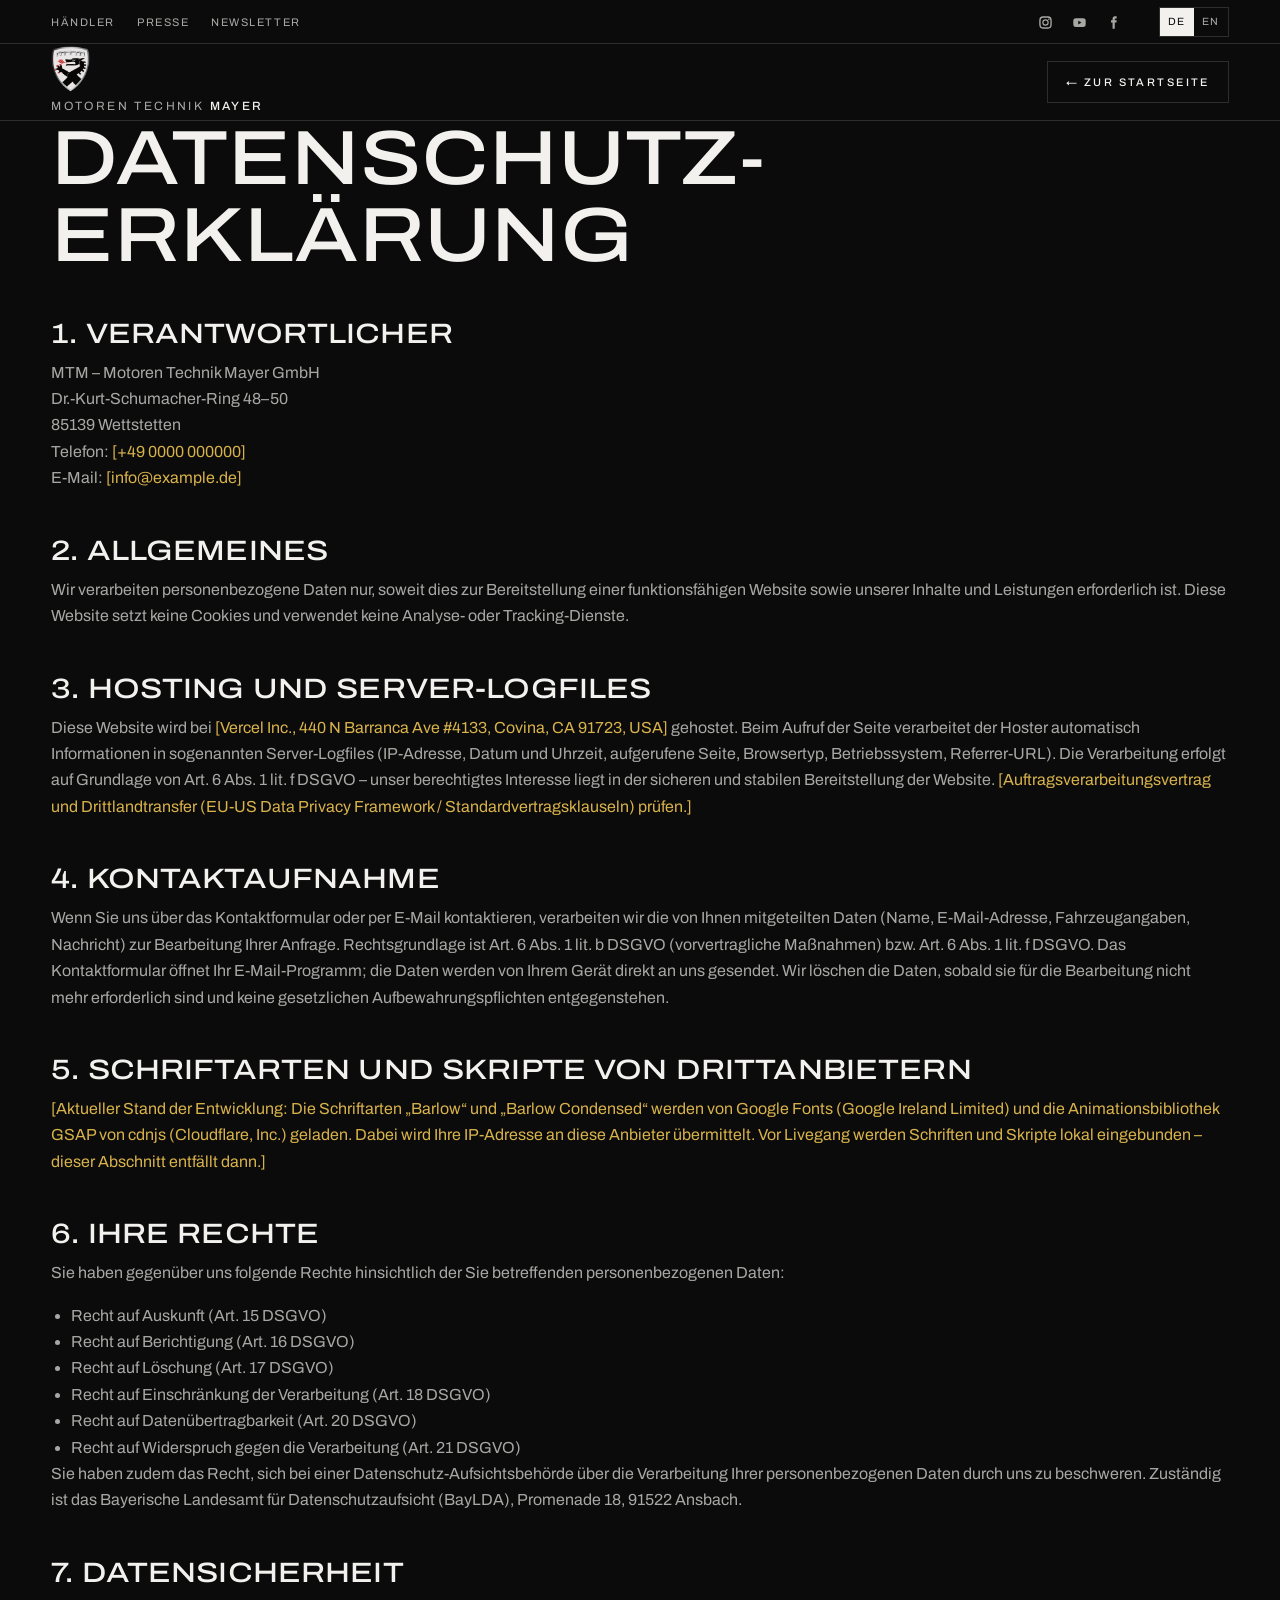
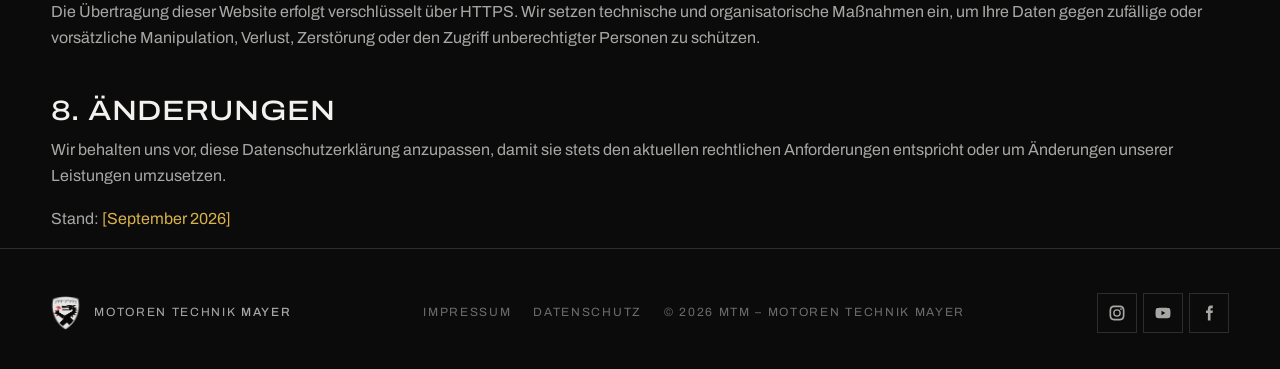
<file: datenschutz.html>
<!DOCTYPE html>
<html lang="de">
<head>
<meta charset="utf-8">
<meta name="viewport" content="width=device-width, initial-scale=1, viewport-fit=cover">
<meta name="theme-color" content="#0A0A0B">
<title>Datenschutzerklärung — MTM Motoren Technik Mayer</title>
<meta name="robots" content="noindex, follow">
<link rel="canonical" href="https://DOMAIN/datenschutz">
<link rel="icon" href="assets/logos/mtm-wappen.png" type="image/png">
<link rel="preconnect" href="https://fonts.googleapis.com">
<link rel="preconnect" href="https://fonts.gstatic.com" crossorigin>
<link href="https://fonts.googleapis.com/css2?family=Archivo:wdth,wght@100..125,300..700&display=swap" rel="stylesheet">
<link rel="stylesheet" href="style.css?v=5">
</head>
<body>
<header class="nav nav--static">
  <div class="topbar">
    <div class="topbar__inner">
      <nav class="topbar__links" aria-label="Service">
        <a href="haendler.html">Händler</a>
        <a href="presse.html">Presse</a>
        <a href="newsletter.html">Newsletter</a>
      </nav>
      <div class="topbar__side">
        <div class="social social--top"><ul class="social__list"><li><a href="https://www.instagram.com/mtmcars" target="_blank" rel="noopener" aria-label="MTM auf Instagram"><svg viewBox="0 0 24 24" aria-hidden="true"><path d="M12 4.2c2.5 0 2.8 0 3.8.1 2.6.1 3.8 1.3 3.9 3.9.1 1 .1 1.3.1 3.8s0 2.8-.1 3.8c-.1 2.6-1.3 3.8-3.9 3.9-1 .1-1.3.1-3.8.1s-2.8 0-3.8-.1c-2.6-.1-3.8-1.3-3.9-3.9-.1-1-.1-1.3-.1-3.8s0-2.8.1-3.8C4.4 5.6 5.6 4.4 8.2 4.3c1-.1 1.3-.1 3.8-.1ZM12 2C9.3 2 8.9 2 7.9 2.1 4.2 2.2 2.2 4.2 2.1 7.9 2 8.9 2 9.3 2 12s0 3.1.1 4.1c.1 3.7 2.1 5.7 5.8 5.8 1 .1 1.4.1 4.1.1s3.1 0 4.1-.1c3.7-.1 5.7-2.1 5.8-5.8.1-1 .1-1.4.1-4.1s0-3.1-.1-4.1c-.1-3.7-2.1-5.7-5.8-5.8C15.1 2 14.7 2 12 2Zm0 4.9a5.1 5.1 0 1 0 0 10.2 5.1 5.1 0 0 0 0-10.2Zm0 8.4a3.3 3.3 0 1 1 0-6.6 3.3 3.3 0 0 1 0 6.6Zm5.3-9.8a1.2 1.2 0 1 0 0 2.4 1.2 1.2 0 0 0 0-2.4Z"/></svg><span>Instagram</span></a></li><li><a href="https://www.youtube.com/user/mtmgmbh/videos" target="_blank" rel="noopener" aria-label="MTM auf YouTube"><svg viewBox="0 0 24 24" aria-hidden="true"><path d="M21.6 7.2a2.5 2.5 0 0 0-1.8-1.8C18.2 5 12 5 12 5s-6.2 0-7.8.4A2.5 2.5 0 0 0 2.4 7.2 26 26 0 0 0 2 12a26 26 0 0 0 .4 4.8 2.5 2.5 0 0 0 1.8 1.8C5.8 19 12 19 12 19s6.2 0 7.8-.4a2.5 2.5 0 0 0 1.8-1.8A26 26 0 0 0 22 12a26 26 0 0 0-.4-4.8ZM10 15V9l5.2 3L10 15Z"/></svg><span>YouTube</span></a></li><li><a href="https://www.facebook.com/motorentechnikmayer" target="_blank" rel="noopener" aria-label="MTM auf Facebook"><svg viewBox="0 0 24 24" aria-hidden="true"><path d="M14 8.5V6.8c0-.8.5-1.3 1.3-1.3H17V2h-2.6C11.6 2 10.5 4 10.5 6.4v2.1H8V12h2.5v10H14V12h2.7l.5-3.5H14Z"/></svg><span>Facebook</span></a></li></ul></div>
        <div class="topbar__lang" aria-label="Sprache"><span aria-current="true">DE</span><a href="index-en.html" hreflang="en" lang="en">EN</a></div>
      </div>
    </div>
  </div>
  <div class="nav__inner">
    <a class="nav__brand" href="index.html" aria-label="MTM – zur Startseite">
      <img src="assets/logos/mtm-wappen.png" alt="" width="128" height="150">
      <span class="nav__brand-text">Motoren Technik <strong>Mayer</strong></span>
    </a>
    <a class="btn btn--ghost btn--sm" href="index.html">← Zur Startseite</a>
  </div>
</header>

<main class="legal">
  <div class="container">
    <h1>Datenschutz&shy;erklärung</h1>

    <!-- TODO: Entwurf. Vor Livegang durch den Kunden bzw. rechtlich prüfen lassen. -->
    <h2>1. Verantwortlicher</h2>
    <address>
      MTM – Motoren Technik Mayer GmbH<br>
      Dr.-Kurt-Schumacher-Ring 48–50<br>
      85139 Wettstetten<br>
      Telefon: <span class="todo">[+49 0000 000000]</span><br>
      E-Mail: <span class="todo">[info@example.de]</span>
    </address>

    <h2>2. Allgemeines</h2>
    <p>Wir verarbeiten personenbezogene Daten nur, soweit dies zur Bereitstellung einer funktionsfähigen Website sowie unserer Inhalte und Leistungen erforderlich ist. Diese Website setzt keine Cookies und verwendet keine Analyse- oder Tracking-Dienste.</p>

    <h2>3. Hosting und Server-Logfiles</h2>
    <p>Diese Website wird bei <span class="todo">[Vercel Inc., 440 N Barranca Ave #4133, Covina, CA 91723, USA]</span> gehostet. Beim Aufruf der Seite verarbeitet der Hoster automatisch Informationen in sogenannten Server-Logfiles (IP-Adresse, Datum und Uhrzeit, aufgerufene Seite, Browsertyp, Betriebssystem, Referrer-URL). Die Verarbeitung erfolgt auf Grundlage von Art. 6 Abs. 1 lit. f DSGVO – unser berechtigtes Interesse liegt in der sicheren und stabilen Bereitstellung der Website. <span class="todo">[Auftragsverarbeitungsvertrag und Drittlandtransfer (EU-US Data Privacy Framework / Standardvertragsklauseln) prüfen.]</span></p>

    <h2>4. Kontaktaufnahme</h2>
    <p>Wenn Sie uns über das Kontaktformular oder per E-Mail kontaktieren, verarbeiten wir die von Ihnen mitgeteilten Daten (Name, E-Mail-Adresse, Fahrzeugangaben, Nachricht) zur Bearbeitung Ihrer Anfrage. Rechtsgrundlage ist Art. 6 Abs. 1 lit. b DSGVO (vorvertragliche Maßnahmen) bzw. Art. 6 Abs. 1 lit. f DSGVO. Das Kontaktformular öffnet Ihr E-Mail-Programm; die Daten werden von Ihrem Gerät direkt an uns gesendet. Wir löschen die Daten, sobald sie für die Bearbeitung nicht mehr erforderlich sind und keine gesetzlichen Aufbewahrungspflichten entgegenstehen.</p>

    <h2>5. Schriftarten und Skripte von Drittanbietern</h2>
    <p><span class="todo">[Aktueller Stand der Entwicklung: Die Schriftarten „Barlow“ und „Barlow Condensed“ werden von Google Fonts (Google Ireland Limited) und die Animationsbibliothek GSAP von cdnjs (Cloudflare, Inc.) geladen. Dabei wird Ihre IP-Adresse an diese Anbieter übermittelt. Vor Livegang werden Schriften und Skripte lokal eingebunden – dieser Abschnitt entfällt dann.]</span></p>

    <h2>6. Ihre Rechte</h2>
    <p>Sie haben gegenüber uns folgende Rechte hinsichtlich der Sie betreffenden personenbezogenen Daten:</p>
    <ul>
      <li>Recht auf Auskunft (Art. 15 DSGVO)</li>
      <li>Recht auf Berichtigung (Art. 16 DSGVO)</li>
      <li>Recht auf Löschung (Art. 17 DSGVO)</li>
      <li>Recht auf Einschränkung der Verarbeitung (Art. 18 DSGVO)</li>
      <li>Recht auf Datenübertragbarkeit (Art. 20 DSGVO)</li>
      <li>Recht auf Widerspruch gegen die Verarbeitung (Art. 21 DSGVO)</li>
    </ul>
    <p>Sie haben zudem das Recht, sich bei einer Datenschutz-Aufsichtsbehörde über die Verarbeitung Ihrer personenbezogenen Daten durch uns zu beschweren. Zuständig ist das Bayerische Landesamt für Datenschutzaufsicht (BayLDA), Promenade 18, 91522 Ansbach.</p>

    <h2>7. Datensicherheit</h2>
    <p>Die Übertragung dieser Website erfolgt verschlüsselt über HTTPS. Wir setzen technische und organisatorische Maßnahmen ein, um Ihre Daten gegen zufällige oder vorsätzliche Manipulation, Verlust, Zerstörung oder den Zugriff unberechtigter Personen zu schützen.</p>

    <h2>8. Änderungen</h2>
    <p>Wir behalten uns vor, diese Datenschutzerklärung anzupassen, damit sie stets den aktuellen rechtlichen Anforderungen entspricht oder um Änderungen unserer Leistungen umzusetzen.</p>
    <p>Stand: <span class="todo">[September 2026]</span></p>
  </div>
</main>

<footer class="footer">
  <div class="container footer__inner">
    <a class="footer__brand" href="index.html">
      <img src="assets/logos/mtm-wappen.png" alt="" width="128" height="150">
      <span>Motoren Technik <strong>Mayer</strong></span>
    </a>
    <div class="social social--footer"><ul class="social__list"><li><a href="https://www.instagram.com/mtmcars" target="_blank" rel="noopener" aria-label="MTM auf Instagram"><svg viewBox="0 0 24 24" aria-hidden="true"><path d="M12 4.2c2.5 0 2.8 0 3.8.1 2.6.1 3.8 1.3 3.9 3.9.1 1 .1 1.3.1 3.8s0 2.8-.1 3.8c-.1 2.6-1.3 3.8-3.9 3.9-1 .1-1.3.1-3.8.1s-2.8 0-3.8-.1c-2.6-.1-3.8-1.3-3.9-3.9-.1-1-.1-1.3-.1-3.8s0-2.8.1-3.8C4.4 5.6 5.6 4.4 8.2 4.3c1-.1 1.3-.1 3.8-.1ZM12 2C9.3 2 8.9 2 7.9 2.1 4.2 2.2 2.2 4.2 2.1 7.9 2 8.9 2 9.3 2 12s0 3.1.1 4.1c.1 3.7 2.1 5.7 5.8 5.8 1 .1 1.4.1 4.1.1s3.1 0 4.1-.1c3.7-.1 5.7-2.1 5.8-5.8.1-1 .1-1.4.1-4.1s0-3.1-.1-4.1c-.1-3.7-2.1-5.7-5.8-5.8C15.1 2 14.7 2 12 2Zm0 4.9a5.1 5.1 0 1 0 0 10.2 5.1 5.1 0 0 0 0-10.2Zm0 8.4a3.3 3.3 0 1 1 0-6.6 3.3 3.3 0 0 1 0 6.6Zm5.3-9.8a1.2 1.2 0 1 0 0 2.4 1.2 1.2 0 0 0 0-2.4Z"/></svg><span>Instagram</span></a></li><li><a href="https://www.youtube.com/user/mtmgmbh/videos" target="_blank" rel="noopener" aria-label="MTM auf YouTube"><svg viewBox="0 0 24 24" aria-hidden="true"><path d="M21.6 7.2a2.5 2.5 0 0 0-1.8-1.8C18.2 5 12 5 12 5s-6.2 0-7.8.4A2.5 2.5 0 0 0 2.4 7.2 26 26 0 0 0 2 12a26 26 0 0 0 .4 4.8 2.5 2.5 0 0 0 1.8 1.8C5.8 19 12 19 12 19s6.2 0 7.8-.4a2.5 2.5 0 0 0 1.8-1.8A26 26 0 0 0 22 12a26 26 0 0 0-.4-4.8ZM10 15V9l5.2 3L10 15Z"/></svg><span>YouTube</span></a></li><li><a href="https://www.facebook.com/motorentechnikmayer" target="_blank" rel="noopener" aria-label="MTM auf Facebook"><svg viewBox="0 0 24 24" aria-hidden="true"><path d="M14 8.5V6.8c0-.8.5-1.3 1.3-1.3H17V2h-2.6C11.6 2 10.5 4 10.5 6.4v2.1H8V12h2.5v10H14V12h2.7l.5-3.5H14Z"/></svg><span>Facebook</span></a></li></ul></div>
    <div class="footer__legal">
      <a href="impressum.html">Impressum</a>
      <a href="datenschutz.html">Datenschutz</a>
      <span>© 2026 MTM – Motoren Technik Mayer</span>
    </div>
  </div>
</footer>
</body>
</html>
</file>
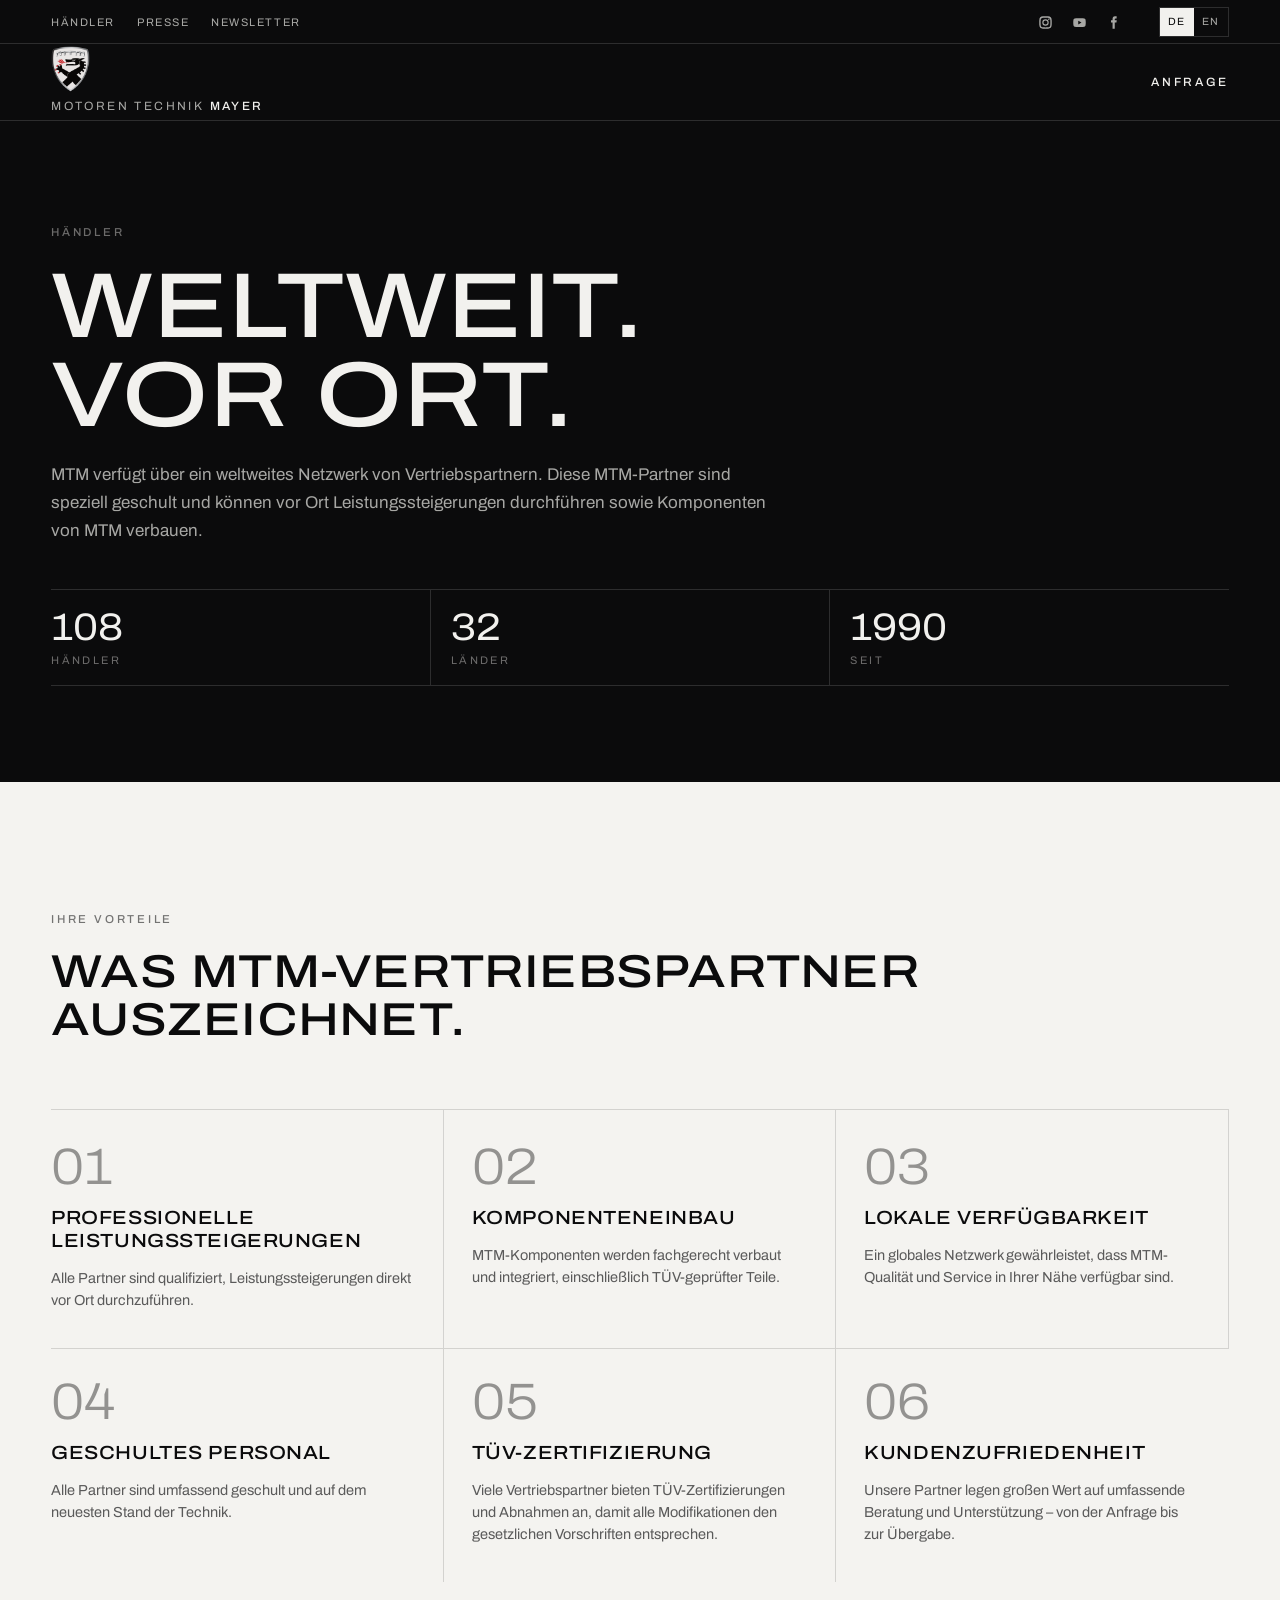
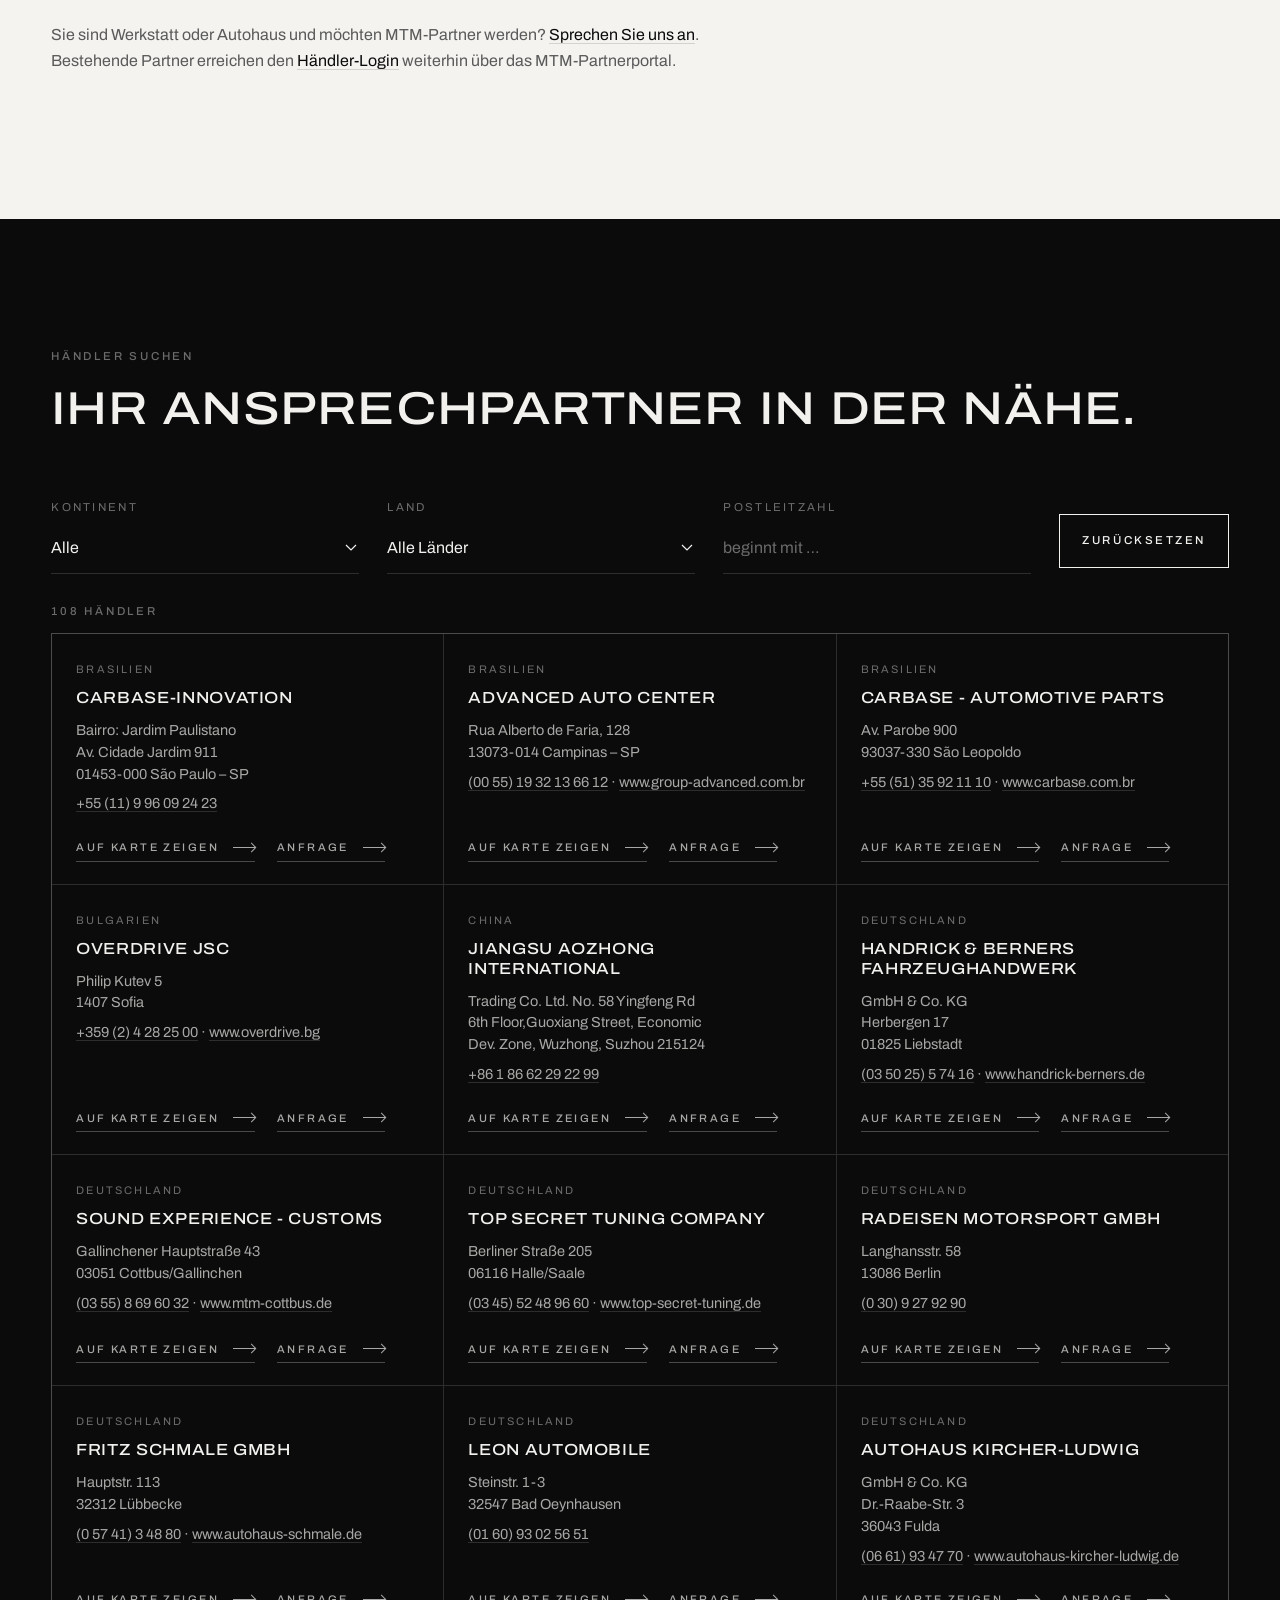
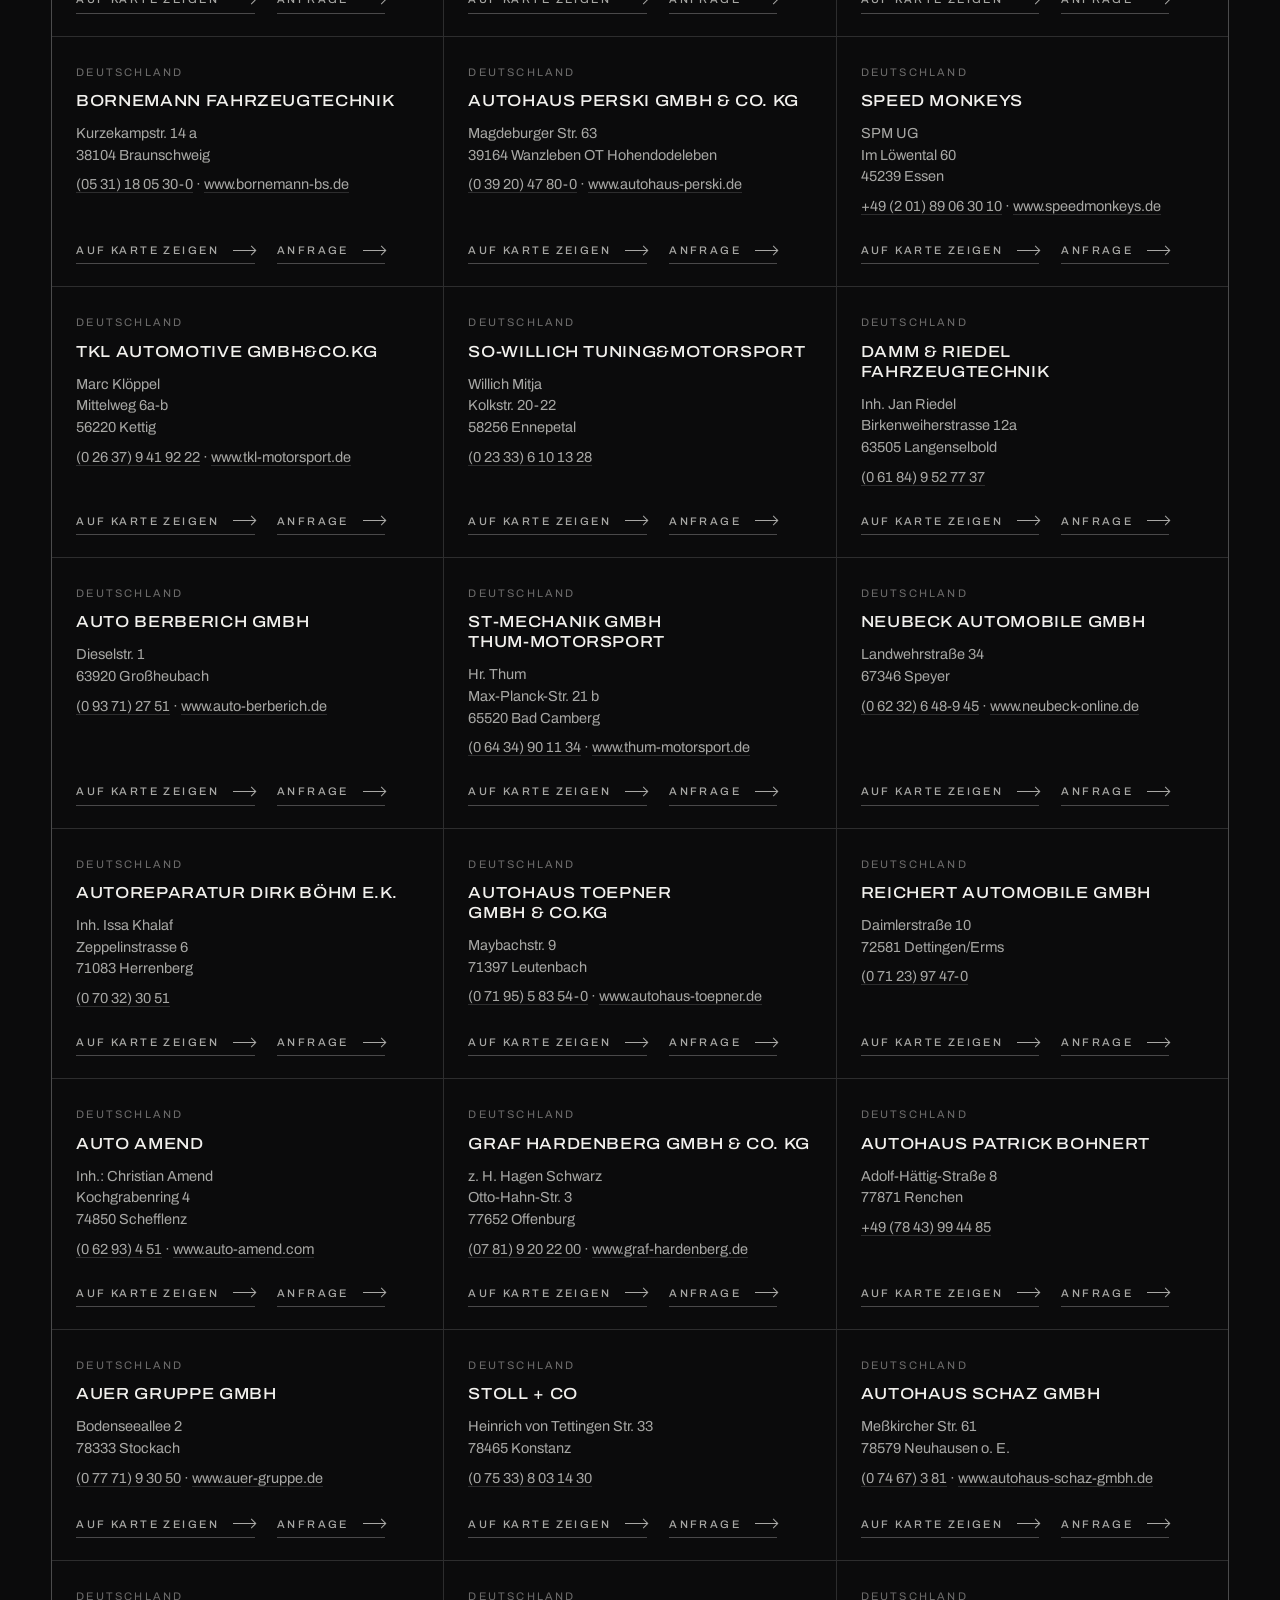
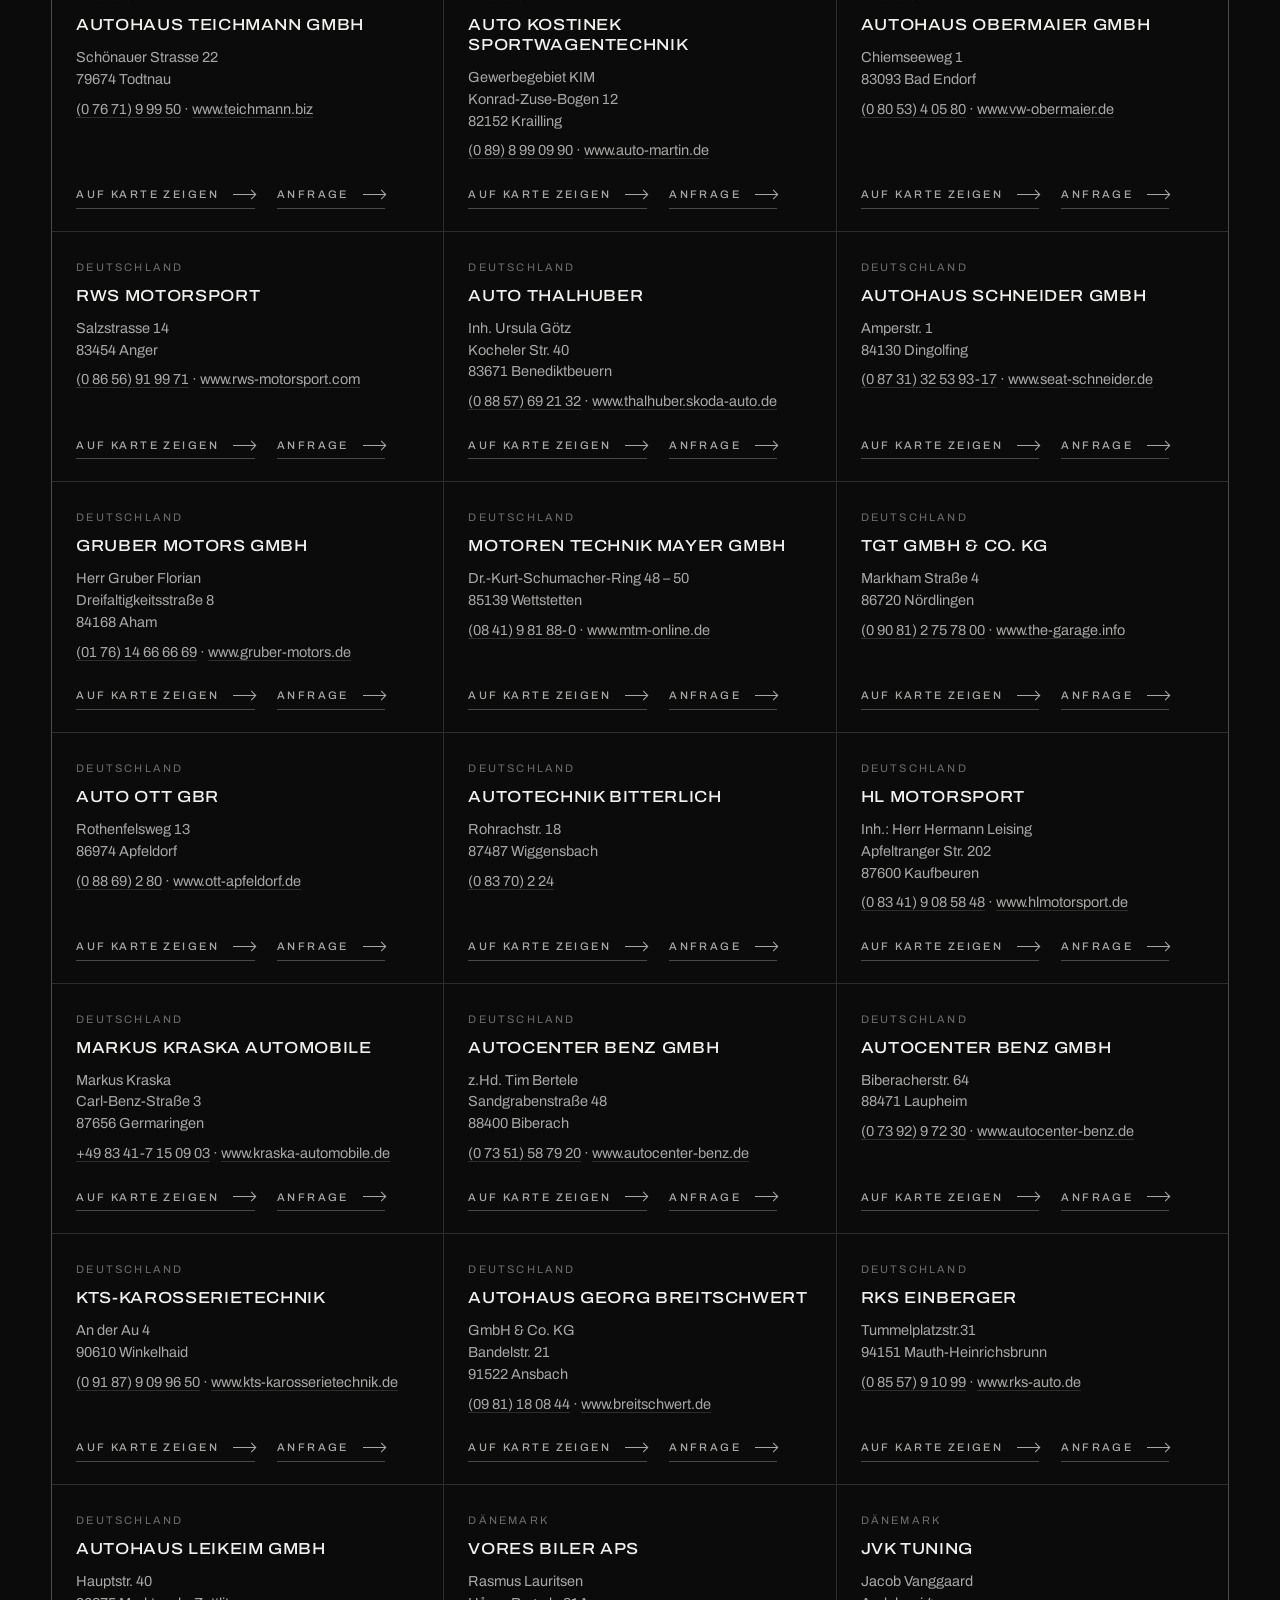
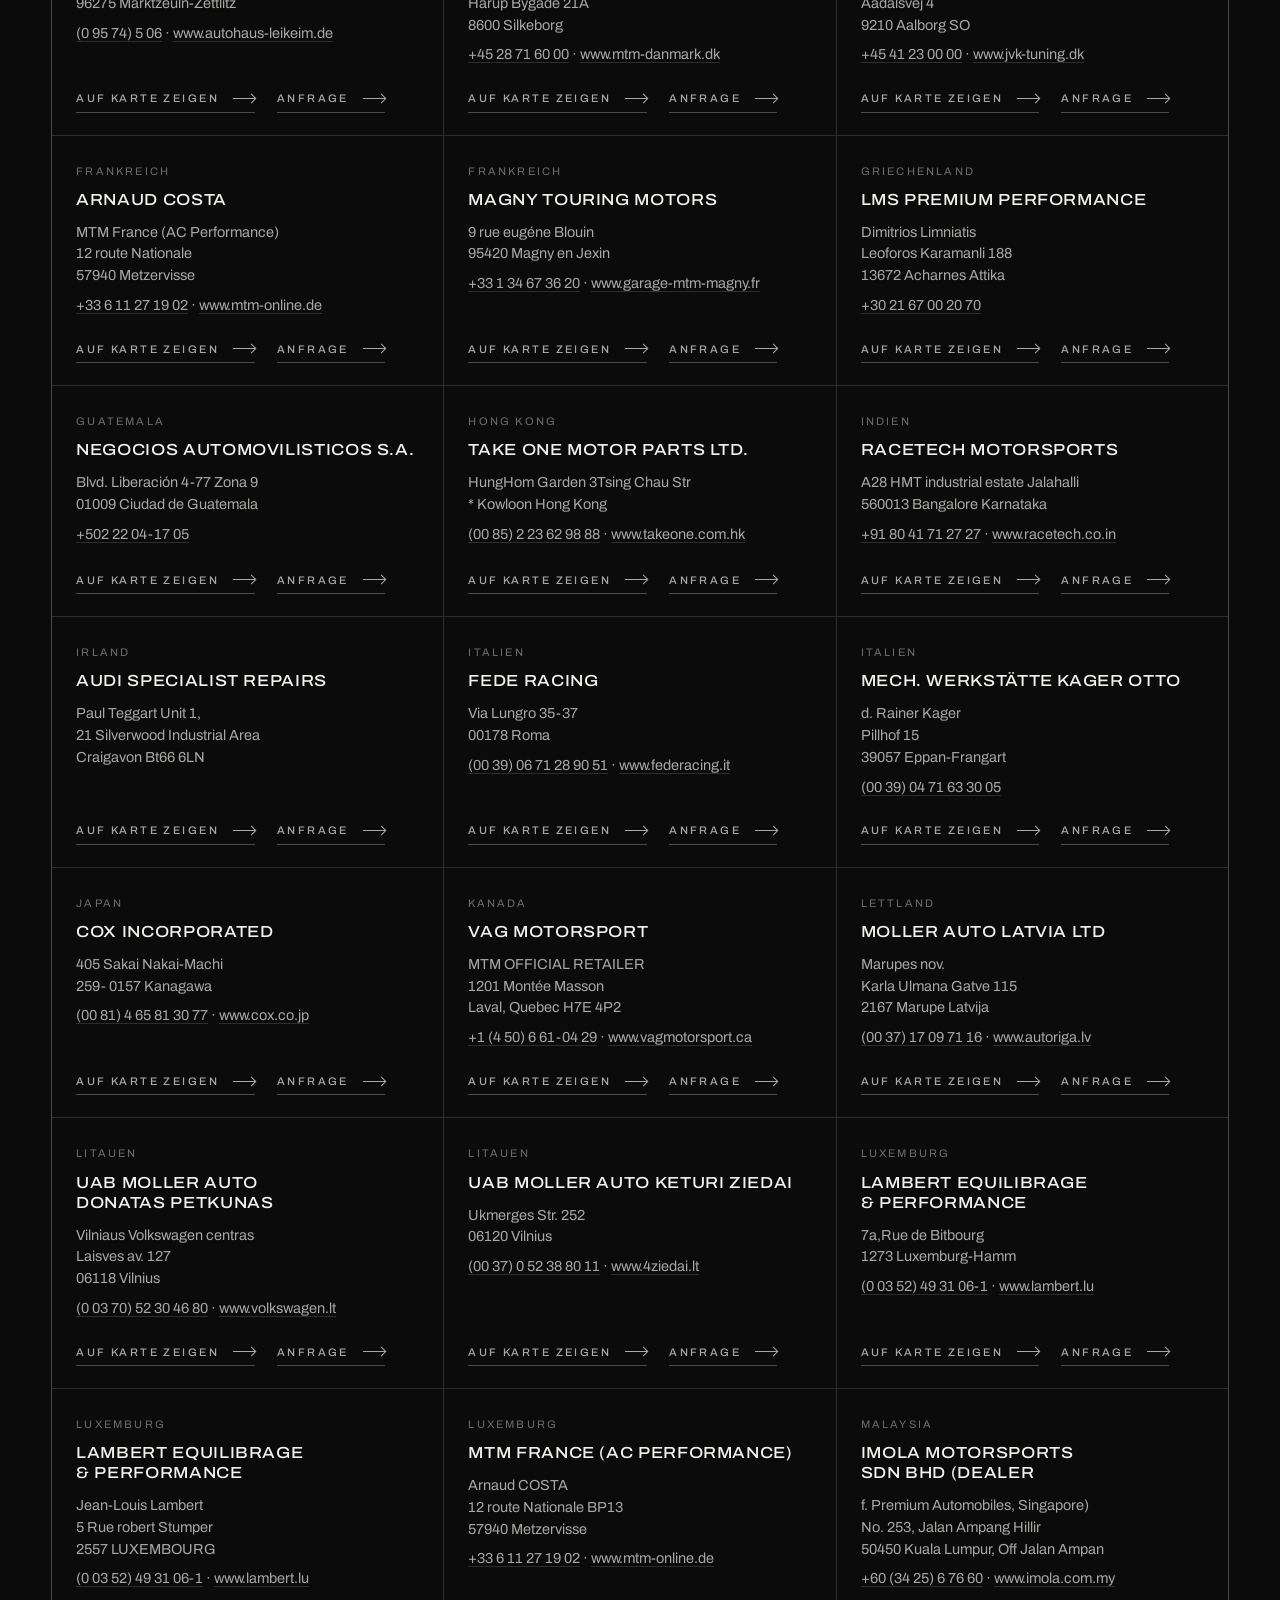
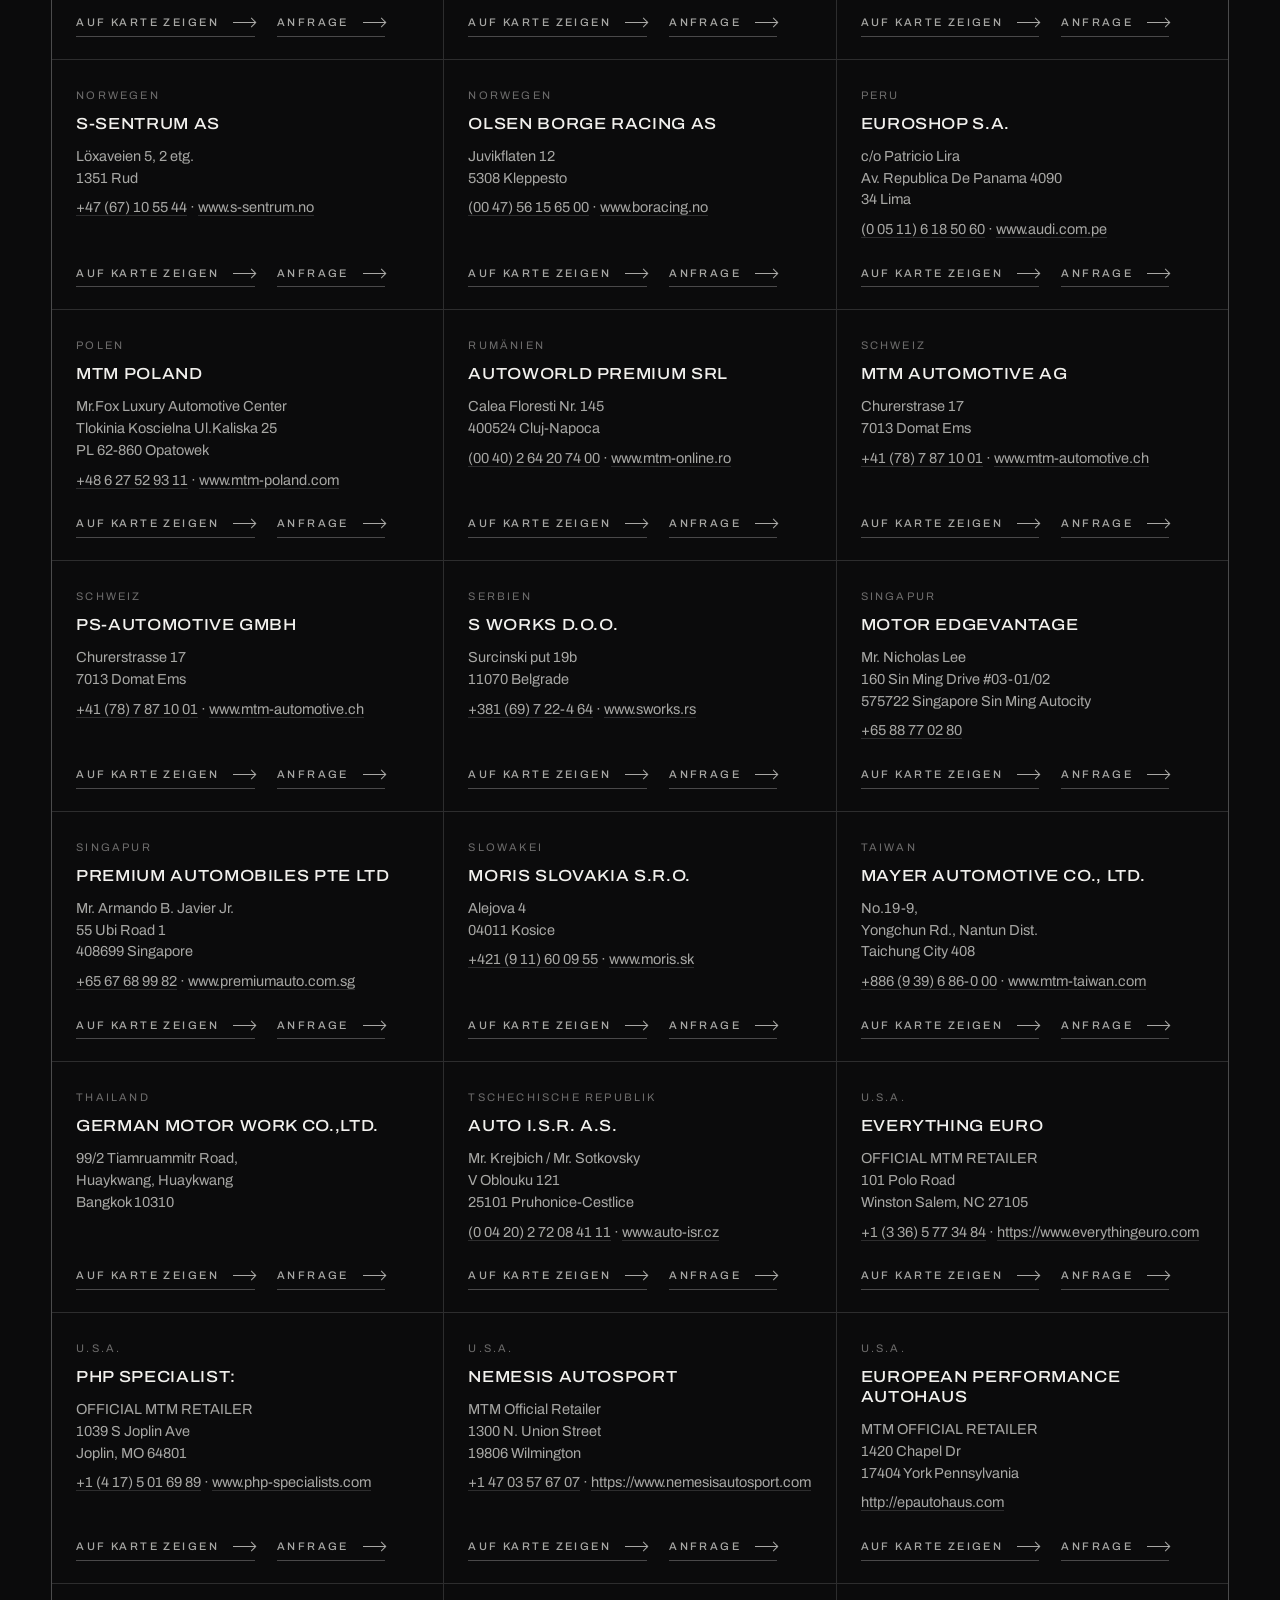
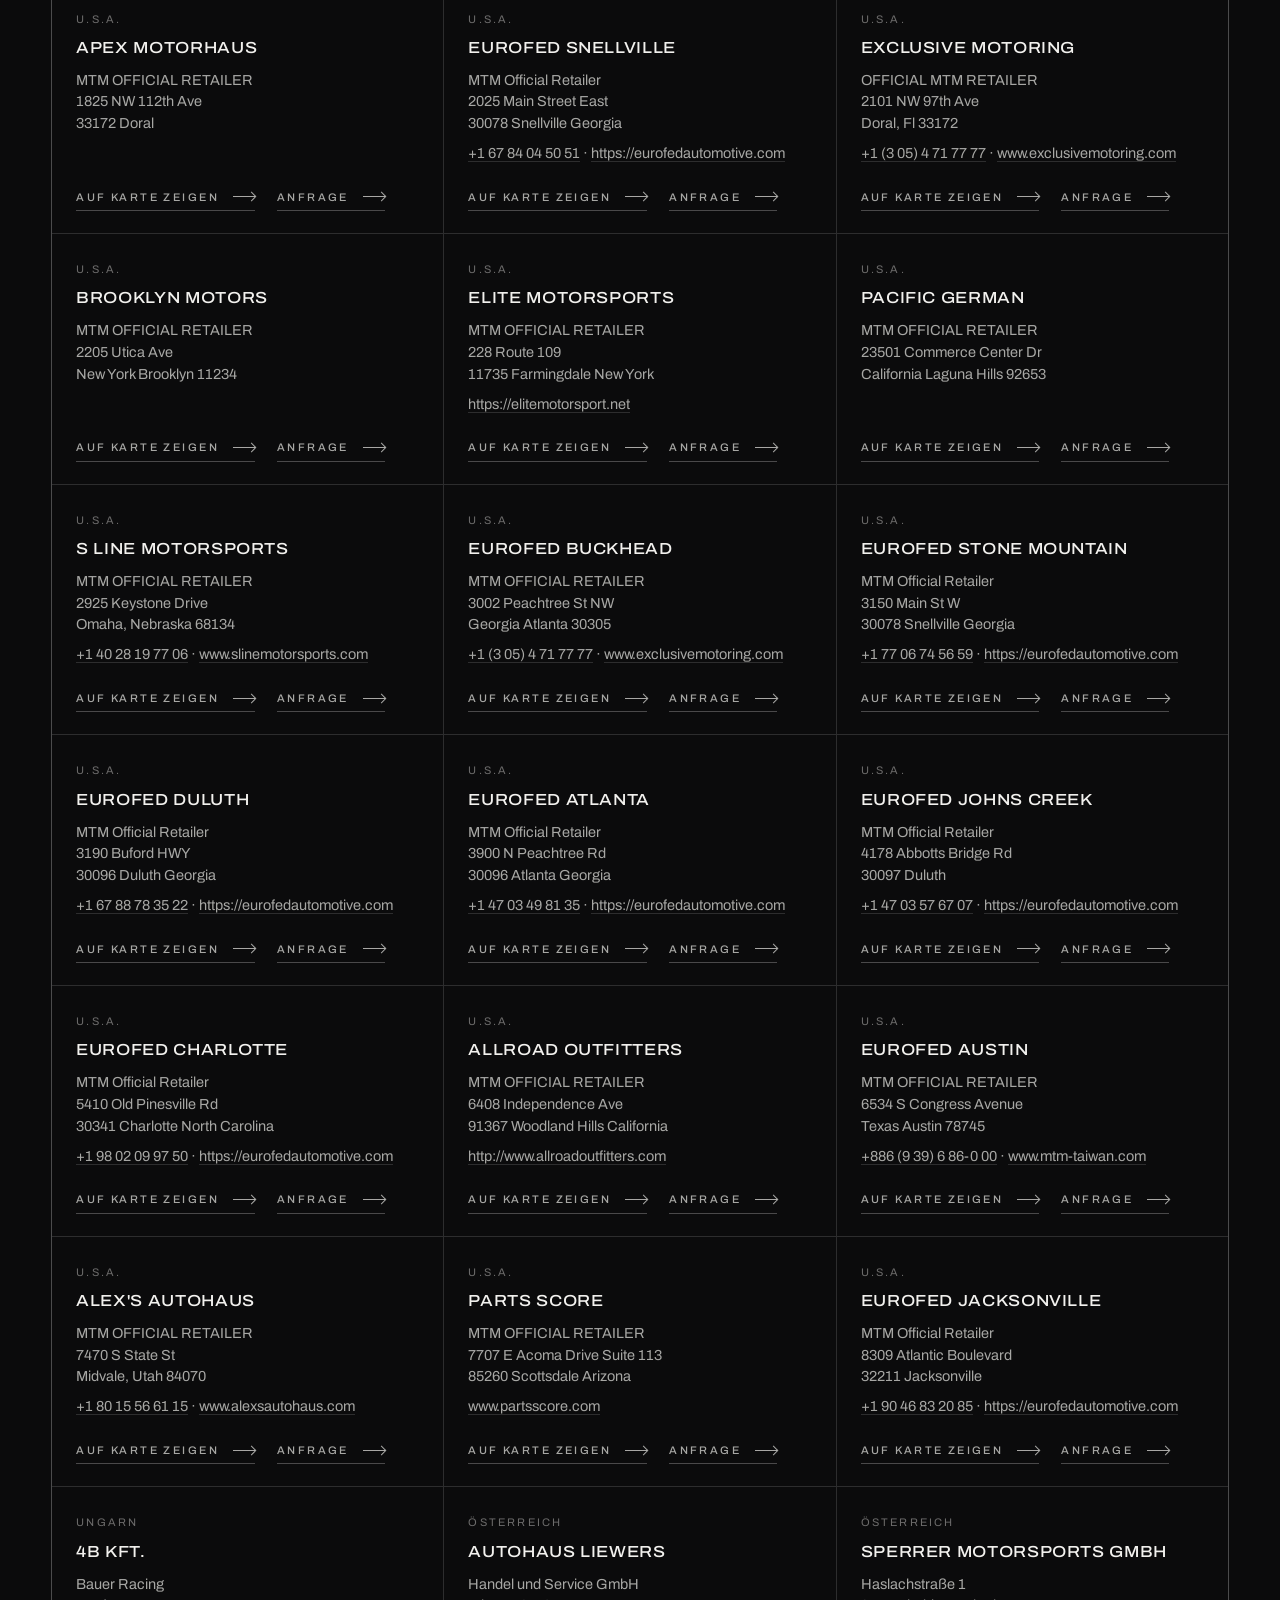
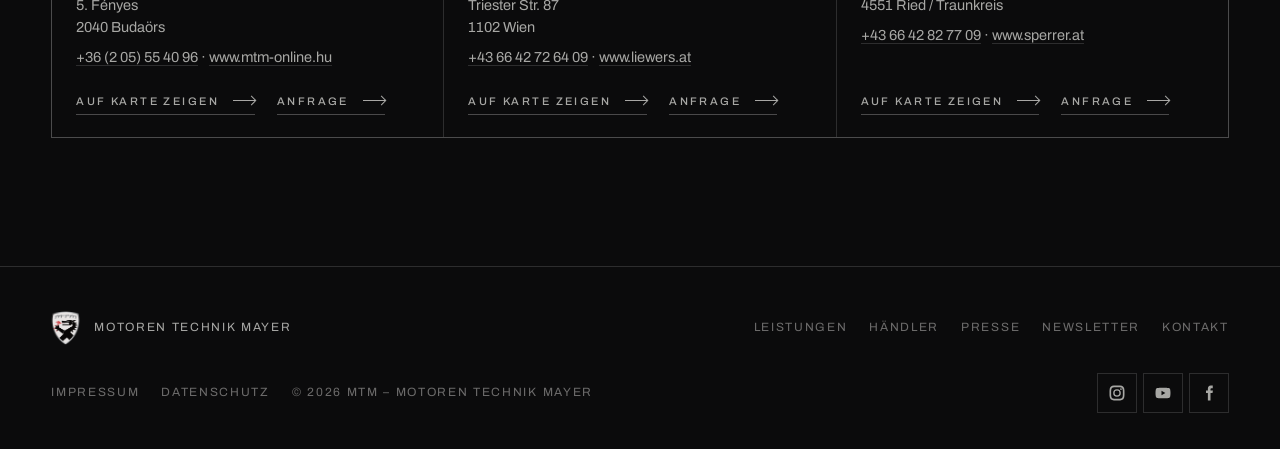
<file: haendler.html>
<!DOCTYPE html>
<html lang="de">
<head>
<meta charset="utf-8">
<meta name="viewport" content="width=device-width, initial-scale=1, viewport-fit=cover">
<meta name="theme-color" content="#0B0B0C">
<title>Händler – MTM Motoren Technik Mayer</title>
<meta name="description" content="MTM-Vertriebspartner weltweit: 108 Händler in 32 Ländern. Leistungssteigerung und Komponenteneinbau vor Ort.">
<link rel="canonical" href="https://DOMAIN/haendler.html">
<link rel="icon" href="assets/logos/mtm-wappen.png" type="image/png">
<link rel="preconnect" href="https://fonts.googleapis.com">
<link rel="preconnect" href="https://fonts.gstatic.com" crossorigin>
<link href="https://fonts.googleapis.com/css2?family=Archivo:wdth,wght@100..125,300..700&display=swap" rel="stylesheet">
<link rel="stylesheet" href="style.css?v=5">
<script>document.documentElement.classList.add('js')</script>
</head>
<body class="page">
<a class="skip" href="#main">Zum Inhalt springen</a>

<header class="nav nav--static">
  <div class="topbar">
    <div class="topbar__inner">
      <nav class="topbar__links" aria-label="Service">
        <a href="haendler.html">Händler</a>
        <a href="presse.html">Presse</a>
        <a href="newsletter.html">Newsletter</a>
      </nav>
      <div class="topbar__side">
        <div class="social social--top"><ul class="social__list"><li><a href="https://www.instagram.com/mtmcars" target="_blank" rel="noopener" aria-label="MTM auf Instagram"><svg viewBox="0 0 24 24" aria-hidden="true"><path d="M12 4.2c2.5 0 2.8 0 3.8.1 2.6.1 3.8 1.3 3.9 3.9.1 1 .1 1.3.1 3.8s0 2.8-.1 3.8c-.1 2.6-1.3 3.8-3.9 3.9-1 .1-1.3.1-3.8.1s-2.8 0-3.8-.1c-2.6-.1-3.8-1.3-3.9-3.9-.1-1-.1-1.3-.1-3.8s0-2.8.1-3.8C4.4 5.6 5.6 4.4 8.2 4.3c1-.1 1.3-.1 3.8-.1ZM12 2C9.3 2 8.9 2 7.9 2.1 4.2 2.2 2.2 4.2 2.1 7.9 2 8.9 2 9.3 2 12s0 3.1.1 4.1c.1 3.7 2.1 5.7 5.8 5.8 1 .1 1.4.1 4.1.1s3.1 0 4.1-.1c3.7-.1 5.7-2.1 5.8-5.8.1-1 .1-1.4.1-4.1s0-3.1-.1-4.1c-.1-3.7-2.1-5.7-5.8-5.8C15.1 2 14.7 2 12 2Zm0 4.9a5.1 5.1 0 1 0 0 10.2 5.1 5.1 0 0 0 0-10.2Zm0 8.4a3.3 3.3 0 1 1 0-6.6 3.3 3.3 0 0 1 0 6.6Zm5.3-9.8a1.2 1.2 0 1 0 0 2.4 1.2 1.2 0 0 0 0-2.4Z"/></svg><span>Instagram</span></a></li><li><a href="https://www.youtube.com/user/mtmgmbh/videos" target="_blank" rel="noopener" aria-label="MTM auf YouTube"><svg viewBox="0 0 24 24" aria-hidden="true"><path d="M21.6 7.2a2.5 2.5 0 0 0-1.8-1.8C18.2 5 12 5 12 5s-6.2 0-7.8.4A2.5 2.5 0 0 0 2.4 7.2 26 26 0 0 0 2 12a26 26 0 0 0 .4 4.8 2.5 2.5 0 0 0 1.8 1.8C5.8 19 12 19 12 19s6.2 0 7.8-.4a2.5 2.5 0 0 0 1.8-1.8A26 26 0 0 0 22 12a26 26 0 0 0-.4-4.8ZM10 15V9l5.2 3L10 15Z"/></svg><span>YouTube</span></a></li><li><a href="https://www.facebook.com/motorentechnikmayer" target="_blank" rel="noopener" aria-label="MTM auf Facebook"><svg viewBox="0 0 24 24" aria-hidden="true"><path d="M14 8.5V6.8c0-.8.5-1.3 1.3-1.3H17V2h-2.6C11.6 2 10.5 4 10.5 6.4v2.1H8V12h2.5v10H14V12h2.7l.5-3.5H14Z"/></svg><span>Facebook</span></a></li></ul></div>
        <div class="topbar__lang" aria-label="Sprache"><span aria-current="true">DE</span><a href="index-en.html" hreflang="en" lang="en">EN</a></div>
      </div>
    </div>
  </div>
  <div class="nav__inner">
    <a class="nav__brand" href="index.html" aria-label="MTM – zur Startseite">
      <img src="assets/logos/mtm-wappen.png" alt="" width="128" height="150">
      <span class="nav__brand-text">Motoren Technik <strong>Mayer</strong></span>
    </a>
    <a class="nav__cta" href="index.html#kontakt">Anfrage</a>
  </div>
</header>

<main id="main">

  <section class="pagehead">
    <div class="container">
      <p class="label" data-reveal>Händler</p>
      <h1 data-reveal>Weltweit.<br>Vor Ort.</h1>
      <p class="pagehead__text" data-reveal>MTM verfügt über ein weltweites Netzwerk von Vertriebspartnern. Diese MTM-Partner sind speziell geschult und können vor Ort Leistungssteigerungen durchführen sowie Komponenten von MTM verbauen.</p>
      <ul class="specs specs--dark" data-reveal-group>
        <li><strong><span data-count="108">0</span></strong><span>Händler</span></li>
        <li><strong><span data-count="32">0</span></strong><span>Länder</span></li>
        <li><strong>1990</strong><span>Seit</span></li>
      </ul>
    </div>
  </section>

  <section class="section section--paper section--line" id="vorteile">
    <div class="container">
      <div class="section__head">
        <p class="label" data-reveal>Ihre Vorteile</p>
        <h2 data-reveal>Was MTM-Vertriebspartner auszeichnet.</h2>
      </div>
      <ol class="steps steps--3" data-reveal-group>
        <li><span class="steps__num">01</span><h3>Professionelle Leistungssteigerungen</h3><p>Alle Partner sind qualifiziert, Leistungssteigerungen direkt vor Ort durchzuführen.</p></li>
        <li><span class="steps__num">02</span><h3>Komponenteneinbau</h3><p>MTM-Komponenten werden fachgerecht verbaut und integriert, einschließlich TÜV-geprüfter Teile.</p></li>
        <li><span class="steps__num">03</span><h3>Lokale Verfügbarkeit</h3><p>Ein globales Netzwerk gewährleistet, dass MTM-Qualität und Service in Ihrer Nähe verfügbar sind.</p></li>
        <li><span class="steps__num">04</span><h3>Geschultes Personal</h3><p>Alle Partner sind umfassend geschult und auf dem neuesten Stand der Technik.</p></li>
        <li><span class="steps__num">05</span><h3>TÜV-Zertifizierung</h3><p>Viele Vertriebspartner bieten TÜV-Zertifizierungen und Abnahmen an, damit alle Modifikationen den gesetzlichen Vorschriften entsprechen.</p></li>
        <li><span class="steps__num">06</span><h3>Kundenzufriedenheit</h3><p>Unsere Partner legen großen Wert auf umfassende Beratung und Unterstützung – von der Anfrage bis zur Übergabe.</p></li>
      </ol>
      <p class="section__note" data-reveal>Sie sind Werkstatt oder Autohaus und möchten MTM-Partner werden? <a href="index.html#kontakt">Sprechen Sie uns an</a>. Bestehende Partner erreichen den <a href="haendler.html">Händler-Login</a> weiterhin über das MTM-Partnerportal.</p>
    </div>
  </section>

  <section class="section finder" id="suche">
    <div class="container">
      <div class="section__head section__head--row">
        <div>
          <p class="label" data-reveal>Händler suchen</p>
          <h2 data-reveal>Ihr Ansprechpartner in der Nähe.</h2>
        </div>
      </div>
      <form class="finder__form" id="finder" data-reveal>
        <label class="field field--select"><span>Kontinent</span><select name="cont" id="f-cont"><option value="">Alle</option><option value="eu">Europa</option><option value="as">Asien</option><option value="na">Nordamerika</option><option value="sa">Südamerika</option></select></label>
        <label class="field field--select"><span>Land</span><select name="cc" id="f-cc"><option value="">Alle Länder</option><option value="br">Brasilien</option><option value="bg">Bulgarien</option><option value="cn">China</option><option value="de">Deutschland</option><option value="dk">Dänemark</option><option value="fr">Frankreich</option><option value="gr">Griechenland</option><option value="gt">Guatemala</option><option value="hk">Hong Kong</option><option value="in">Indien</option><option value="ie">Irland</option><option value="it">Italien</option><option value="jp">Japan</option><option value="ca">Kanada</option><option value="lv">Lettland</option><option value="lt">Litauen</option><option value="lu">Luxemburg</option><option value="my">Malaysia</option><option value="no">Norwegen</option><option value="pe">Peru</option><option value="pl">Polen</option><option value="ro">Rumänien</option><option value="ch">Schweiz</option><option value="rs">Serbien</option><option value="sg">Singapur</option><option value="sk">Slowakei</option><option value="tw">Taiwan</option><option value="th">Thailand</option><option value="cz">Tschechische Republik</option><option value="us">U.S.A.</option><option value="hu">Ungarn</option><option value="at">Österreich</option></select></label>
        <label class="field"><span>Postleitzahl</span><input type="text" inputmode="numeric" name="plz" id="f-plz" placeholder="beginnt mit …" autocomplete="postal-code"></label>
        <button class="btn" type="reset">Zurücksetzen</button>
      </form>
      <p class="finder__count label" id="finder-count" role="status" aria-live="polite"></p>
      <ul class="dealers" id="dealers" data-reveal-group>
        <li class="dealer" data-cc="br" data-cont="sa" data-plz="01453000">
          <span class="dealer__country">Brasilien</span>
          <h3>Carbase-Innovation</h3>
          <p>Bairro: Jardim Paulistano<br>Av. Cidade Jardim 911<br>01453-000 São Paulo – SP</p>
          <p class="dealer__contact"><a href="tel:+5511996092423">+55 (11) 9 96 09 24 23</a></p>
          <p class="dealer__actions"><a class="link" href="https://www.google.com/maps/search/?api=1&query=Carbase-Innovation, Bairro: Jardim Paulistano, Av. Cidade Jardim 911, 01453-000 São Paulo – SP, Brasilien" target="_blank" rel="noopener">Auf Karte zeigen<span class="link__arrow" aria-hidden="true"></span></a><a class="link" href="index.html#kontakt">Anfrage<span class="link__arrow" aria-hidden="true"></span></a></p>
        </li>
        <li class="dealer" data-cc="br" data-cont="sa" data-plz="13073014">
          <span class="dealer__country">Brasilien</span>
          <h3>Advanced Auto Center</h3>
          <p>Rua Alberto de Faria, 128<br>13073-014 Campinas – SP</p>
          <p class="dealer__contact"><a href="tel:+551932136612">(00 55) 19 32 13 66 12</a> · <a href="http://www.group-advanced.com.br" target="_blank" rel="noopener">www.group-advanced.com.br</a></p>
          <p class="dealer__actions"><a class="link" href="https://www.google.com/maps/search/?api=1&query=Advanced Auto Center, Rua Alberto de Faria, 128, 13073-014 Campinas – SP, Brasilien" target="_blank" rel="noopener">Auf Karte zeigen<span class="link__arrow" aria-hidden="true"></span></a><a class="link" href="index.html#kontakt">Anfrage<span class="link__arrow" aria-hidden="true"></span></a></p>
        </li>
        <li class="dealer" data-cc="br" data-cont="sa" data-plz="93037330">
          <span class="dealer__country">Brasilien</span>
          <h3>Carbase - Automotive Parts</h3>
          <p>Av. Parobe 900<br>93037-330 São Leopoldo</p>
          <p class="dealer__contact"><a href="tel:+555135921110">+55 (51) 35 92 11 10</a> · <a href="http://www.carbase.com.br" target="_blank" rel="noopener">www.carbase.com.br</a></p>
          <p class="dealer__actions"><a class="link" href="https://www.google.com/maps/search/?api=1&query=Carbase - Automotive Parts, Av. Parobe 900, 93037-330 São Leopoldo, Brasilien" target="_blank" rel="noopener">Auf Karte zeigen<span class="link__arrow" aria-hidden="true"></span></a><a class="link" href="index.html#kontakt">Anfrage<span class="link__arrow" aria-hidden="true"></span></a></p>
        </li>
        <li class="dealer" data-cc="bg" data-cont="eu" data-plz="1407">
          <span class="dealer__country">Bulgarien</span>
          <h3>Overdrive JSC</h3>
          <p>Philip Kutev 5<br>1407 Sofia</p>
          <p class="dealer__contact"><a href="tel:+35924282500">+359 (2) 4 28 25 00</a> · <a href="http://www.overdrive.bg" target="_blank" rel="noopener">www.overdrive.bg</a></p>
          <p class="dealer__actions"><a class="link" href="https://www.google.com/maps/search/?api=1&query=Overdrive JSC, Philip Kutev 5, 1407 Sofia, Bulgarien" target="_blank" rel="noopener">Auf Karte zeigen<span class="link__arrow" aria-hidden="true"></span></a><a class="link" href="index.html#kontakt">Anfrage<span class="link__arrow" aria-hidden="true"></span></a></p>
        </li>
        <li class="dealer" data-cc="cn" data-cont="as" data-plz="">
          <span class="dealer__country">China</span>
          <h3>Jiangsu Aozhong International</h3>
          <p>Trading Co. Ltd. No. 58 Yingfeng Rd<br>6th Floor,Guoxiang Street, Economic<br>Dev. Zone, Wuzhong, Suzhou 215124</p>
          <p class="dealer__contact"><a href="tel:+8618662292299">+86 1 86 62 29 22 99</a></p>
          <p class="dealer__actions"><a class="link" href="https://www.google.com/maps/search/?api=1&query=Jiangsu Aozhong International, Trading Co. Ltd. No. 58 Yingfeng Rd, 6th Floor,Guoxiang Street, Economic, Dev. Zone, Wuzhong, Suzhou 215124, China" target="_blank" rel="noopener">Auf Karte zeigen<span class="link__arrow" aria-hidden="true"></span></a><a class="link" href="index.html#kontakt">Anfrage<span class="link__arrow" aria-hidden="true"></span></a></p>
        </li>
        <li class="dealer" data-cc="de" data-cont="eu" data-plz="01825">
          <span class="dealer__country">Deutschland</span>
          <h3>Handrick &amp; Berners Fahrzeughandwerk</h3>
          <p>GmbH &amp; Co. KG<br>Herbergen 17<br>01825 Liebstadt</p>
          <p class="dealer__contact"><a href="tel:03502557416">(03 50 25) 5 74 16</a> · <a href="http://www.handrick-berners.de" target="_blank" rel="noopener">www.handrick-berners.de</a></p>
          <p class="dealer__actions"><a class="link" href="https://www.google.com/maps/search/?api=1&query=Handrick &amp; Berners Fahrzeughandwerk, GmbH &amp; Co. KG, Herbergen 17, 01825 Liebstadt, Deutschland" target="_blank" rel="noopener">Auf Karte zeigen<span class="link__arrow" aria-hidden="true"></span></a><a class="link" href="index.html#kontakt">Anfrage<span class="link__arrow" aria-hidden="true"></span></a></p>
        </li>
        <li class="dealer" data-cc="de" data-cont="eu" data-plz="03051">
          <span class="dealer__country">Deutschland</span>
          <h3>Sound Experience - Customs</h3>
          <p>Gallinchener Hauptstraße 43<br>03051 Cottbus/Gallinchen</p>
          <p class="dealer__contact"><a href="tel:03558696032">(03 55) 8 69 60 32</a> · <a href="http://www.mtm-cottbus.de" target="_blank" rel="noopener">www.mtm-cottbus.de</a></p>
          <p class="dealer__actions"><a class="link" href="https://www.google.com/maps/search/?api=1&query=Sound Experience - Customs, Gallinchener Hauptstraße 43, 03051 Cottbus/Gallinchen, Deutschland" target="_blank" rel="noopener">Auf Karte zeigen<span class="link__arrow" aria-hidden="true"></span></a><a class="link" href="index.html#kontakt">Anfrage<span class="link__arrow" aria-hidden="true"></span></a></p>
        </li>
        <li class="dealer" data-cc="de" data-cont="eu" data-plz="06116">
          <span class="dealer__country">Deutschland</span>
          <h3>Top Secret Tuning Company</h3>
          <p>Berliner Straße 205<br>06116 Halle/Saale</p>
          <p class="dealer__contact"><a href="tel:034552489660">(03 45) 52 48 96 60</a> · <a href="http://www.top-secret-tuning.de" target="_blank" rel="noopener">www.top-secret-tuning.de</a></p>
          <p class="dealer__actions"><a class="link" href="https://www.google.com/maps/search/?api=1&query=Top Secret Tuning Company, Berliner Straße 205, 06116 Halle/Saale, Deutschland" target="_blank" rel="noopener">Auf Karte zeigen<span class="link__arrow" aria-hidden="true"></span></a><a class="link" href="index.html#kontakt">Anfrage<span class="link__arrow" aria-hidden="true"></span></a></p>
        </li>
        <li class="dealer" data-cc="de" data-cont="eu" data-plz="13086">
          <span class="dealer__country">Deutschland</span>
          <h3>Radeisen Motorsport GmbH</h3>
          <p>Langhansstr. 58<br>13086 Berlin</p>
          <p class="dealer__contact"><a href="tel:0309279290">(0 30) 9 27 92 90</a></p>
          <p class="dealer__actions"><a class="link" href="https://www.google.com/maps/search/?api=1&query=Radeisen Motorsport GmbH, Langhansstr. 58, 13086 Berlin, Deutschland" target="_blank" rel="noopener">Auf Karte zeigen<span class="link__arrow" aria-hidden="true"></span></a><a class="link" href="index.html#kontakt">Anfrage<span class="link__arrow" aria-hidden="true"></span></a></p>
        </li>
        <li class="dealer" data-cc="de" data-cont="eu" data-plz="32312">
          <span class="dealer__country">Deutschland</span>
          <h3>Fritz Schmale GmbH</h3>
          <p>Hauptstr. 113<br>32312 Lübbecke</p>
          <p class="dealer__contact"><a href="tel:0574134880">(0 57 41) 3 48 80</a> · <a href="http://www.autohaus-schmale.de" target="_blank" rel="noopener">www.autohaus-schmale.de</a></p>
          <p class="dealer__actions"><a class="link" href="https://www.google.com/maps/search/?api=1&query=Fritz Schmale GmbH, Hauptstr. 113, 32312 Lübbecke, Deutschland" target="_blank" rel="noopener">Auf Karte zeigen<span class="link__arrow" aria-hidden="true"></span></a><a class="link" href="index.html#kontakt">Anfrage<span class="link__arrow" aria-hidden="true"></span></a></p>
        </li>
        <li class="dealer" data-cc="de" data-cont="eu" data-plz="32547">
          <span class="dealer__country">Deutschland</span>
          <h3>Leon Automobile</h3>
          <p>Steinstr. 1-3<br>32547 Bad Oeynhausen</p>
          <p class="dealer__contact"><a href="tel:016093025651">(01 60) 93 02 56 51</a></p>
          <p class="dealer__actions"><a class="link" href="https://www.google.com/maps/search/?api=1&query=Leon Automobile, Steinstr. 1-3, 32547 Bad Oeynhausen, Deutschland" target="_blank" rel="noopener">Auf Karte zeigen<span class="link__arrow" aria-hidden="true"></span></a><a class="link" href="index.html#kontakt">Anfrage<span class="link__arrow" aria-hidden="true"></span></a></p>
        </li>
        <li class="dealer" data-cc="de" data-cont="eu" data-plz="36043">
          <span class="dealer__country">Deutschland</span>
          <h3>Autohaus Kircher-Ludwig</h3>
          <p>GmbH &amp; Co. KG<br>Dr.-Raabe-Str. 3<br>36043 Fulda</p>
          <p class="dealer__contact"><a href="tel:0661934770">(06 61) 93 47 70</a> · <a href="http://www.autohaus-kircher-ludwig.de" target="_blank" rel="noopener">www.autohaus-kircher-ludwig.de</a></p>
          <p class="dealer__actions"><a class="link" href="https://www.google.com/maps/search/?api=1&query=Autohaus Kircher-Ludwig, GmbH &amp; Co. KG, Dr.-Raabe-Str. 3, 36043 Fulda, Deutschland" target="_blank" rel="noopener">Auf Karte zeigen<span class="link__arrow" aria-hidden="true"></span></a><a class="link" href="index.html#kontakt">Anfrage<span class="link__arrow" aria-hidden="true"></span></a></p>
        </li>
        <li class="dealer" data-cc="de" data-cont="eu" data-plz="38104">
          <span class="dealer__country">Deutschland</span>
          <h3>Bornemann Fahrzeugtechnik</h3>
          <p>Kurzekampstr. 14 a<br>38104 Braunschweig</p>
          <p class="dealer__contact"><a href="tel:05311805300">(05 31) 18 05 30-0</a> · <a href="http://www.bornemann-bs.de" target="_blank" rel="noopener">www.bornemann-bs.de</a></p>
          <p class="dealer__actions"><a class="link" href="https://www.google.com/maps/search/?api=1&query=Bornemann Fahrzeugtechnik, Kurzekampstr. 14 a, 38104 Braunschweig, Deutschland" target="_blank" rel="noopener">Auf Karte zeigen<span class="link__arrow" aria-hidden="true"></span></a><a class="link" href="index.html#kontakt">Anfrage<span class="link__arrow" aria-hidden="true"></span></a></p>
        </li>
        <li class="dealer" data-cc="de" data-cont="eu" data-plz="39164">
          <span class="dealer__country">Deutschland</span>
          <h3>Autohaus Perski GmbH &amp; Co. KG</h3>
          <p>Magdeburger Str. 63<br>39164 Wanzleben OT Hohendodeleben</p>
          <p class="dealer__contact"><a href="tel:0392047800">(0 39 20) 47 80-0</a> · <a href="http://www.autohaus-perski.de" target="_blank" rel="noopener">www.autohaus-perski.de</a></p>
          <p class="dealer__actions"><a class="link" href="https://www.google.com/maps/search/?api=1&query=Autohaus Perski GmbH &amp; Co. KG, Magdeburger Str. 63, 39164 Wanzleben OT Hohendodeleben, Deutschland" target="_blank" rel="noopener">Auf Karte zeigen<span class="link__arrow" aria-hidden="true"></span></a><a class="link" href="index.html#kontakt">Anfrage<span class="link__arrow" aria-hidden="true"></span></a></p>
        </li>
        <li class="dealer" data-cc="de" data-cont="eu" data-plz="45239">
          <span class="dealer__country">Deutschland</span>
          <h3>Speed Monkeys</h3>
          <p>SPM UG<br>Im Löwental 60<br>45239 Essen</p>
          <p class="dealer__contact"><a href="tel:+4920189063010">+49 (2 01) 89 06 30 10</a> · <a href="http://www.speedmonkeys.de" target="_blank" rel="noopener">www.speedmonkeys.de</a></p>
          <p class="dealer__actions"><a class="link" href="https://www.google.com/maps/search/?api=1&query=Speed Monkeys, SPM UG, Im Löwental 60, 45239 Essen, Deutschland" target="_blank" rel="noopener">Auf Karte zeigen<span class="link__arrow" aria-hidden="true"></span></a><a class="link" href="index.html#kontakt">Anfrage<span class="link__arrow" aria-hidden="true"></span></a></p>
        </li>
        <li class="dealer" data-cc="de" data-cont="eu" data-plz="56220">
          <span class="dealer__country">Deutschland</span>
          <h3>TKL Automotive GmbH&amp;Co.KG</h3>
          <p>Marc Klöppel<br>Mittelweg 6a-b<br>56220 Kettig</p>
          <p class="dealer__contact"><a href="tel:026379419222">(0 26 37) 9 41 92 22</a> · <a href="http://www.tkl-motorsport.de" target="_blank" rel="noopener">www.tkl-motorsport.de</a></p>
          <p class="dealer__actions"><a class="link" href="https://www.google.com/maps/search/?api=1&query=TKL Automotive GmbH&amp;Co.KG, Marc Klöppel, Mittelweg 6a-b, 56220 Kettig, Deutschland" target="_blank" rel="noopener">Auf Karte zeigen<span class="link__arrow" aria-hidden="true"></span></a><a class="link" href="index.html#kontakt">Anfrage<span class="link__arrow" aria-hidden="true"></span></a></p>
        </li>
        <li class="dealer" data-cc="de" data-cont="eu" data-plz="58256">
          <span class="dealer__country">Deutschland</span>
          <h3>SO-Willich Tuning&amp;Motorsport</h3>
          <p>Willich Mitja<br>Kolkstr. 20-22<br>58256 Ennepetal</p>
          <p class="dealer__contact"><a href="tel:023336101328">(0 23 33) 6 10 13 28</a></p>
          <p class="dealer__actions"><a class="link" href="https://www.google.com/maps/search/?api=1&query=SO-Willich Tuning&amp;Motorsport, Willich Mitja, Kolkstr. 20-22, 58256 Ennepetal, Deutschland" target="_blank" rel="noopener">Auf Karte zeigen<span class="link__arrow" aria-hidden="true"></span></a><a class="link" href="index.html#kontakt">Anfrage<span class="link__arrow" aria-hidden="true"></span></a></p>
        </li>
        <li class="dealer" data-cc="de" data-cont="eu" data-plz="63505">
          <span class="dealer__country">Deutschland</span>
          <h3>Damm &amp; Riedel Fahrzeugtechnik</h3>
          <p>Inh. Jan Riedel<br>Birkenweiherstrasse 12a<br>63505 Langenselbold</p>
          <p class="dealer__contact"><a href="tel:061849527737">(0 61 84) 9 52 77 37</a></p>
          <p class="dealer__actions"><a class="link" href="https://www.google.com/maps/search/?api=1&query=Damm &amp; Riedel Fahrzeugtechnik, Inh. Jan Riedel, Birkenweiherstrasse 12a, 63505 Langenselbold, Deutschland" target="_blank" rel="noopener">Auf Karte zeigen<span class="link__arrow" aria-hidden="true"></span></a><a class="link" href="index.html#kontakt">Anfrage<span class="link__arrow" aria-hidden="true"></span></a></p>
        </li>
        <li class="dealer" data-cc="de" data-cont="eu" data-plz="63920">
          <span class="dealer__country">Deutschland</span>
          <h3>Auto Berberich GmbH</h3>
          <p>Dieselstr. 1<br>63920 Großheubach</p>
          <p class="dealer__contact"><a href="tel:093712751">(0 93 71) 27 51</a> · <a href="http://www.auto-berberich.de" target="_blank" rel="noopener">www.auto-berberich.de</a></p>
          <p class="dealer__actions"><a class="link" href="https://www.google.com/maps/search/?api=1&query=Auto Berberich GmbH, Dieselstr. 1, 63920 Großheubach, Deutschland" target="_blank" rel="noopener">Auf Karte zeigen<span class="link__arrow" aria-hidden="true"></span></a><a class="link" href="index.html#kontakt">Anfrage<span class="link__arrow" aria-hidden="true"></span></a></p>
        </li>
        <li class="dealer" data-cc="de" data-cont="eu" data-plz="65520">
          <span class="dealer__country">Deutschland</span>
          <h3>ST-Mechanik GmbH Thum-Motorsport</h3>
          <p>Hr. Thum<br>Max-Planck-Str. 21 b<br>65520 Bad Camberg</p>
          <p class="dealer__contact"><a href="tel:06434901134">(0 64 34) 90 11 34</a> · <a href="http://www.thum-motorsport.de" target="_blank" rel="noopener">www.thum-motorsport.de</a></p>
          <p class="dealer__actions"><a class="link" href="https://www.google.com/maps/search/?api=1&query=ST-Mechanik GmbH Thum-Motorsport, Hr. Thum, Max-Planck-Str. 21 b, 65520 Bad Camberg, Deutschland" target="_blank" rel="noopener">Auf Karte zeigen<span class="link__arrow" aria-hidden="true"></span></a><a class="link" href="index.html#kontakt">Anfrage<span class="link__arrow" aria-hidden="true"></span></a></p>
        </li>
        <li class="dealer" data-cc="de" data-cont="eu" data-plz="67346">
          <span class="dealer__country">Deutschland</span>
          <h3>Neubeck Automobile GmbH</h3>
          <p>Landwehrstraße 34<br>67346 Speyer</p>
          <p class="dealer__contact"><a href="tel:06232648945">(0 62 32) 6 48-9 45</a> · <a href="http://www.neubeck-online.de" target="_blank" rel="noopener">www.neubeck-online.de</a></p>
          <p class="dealer__actions"><a class="link" href="https://www.google.com/maps/search/?api=1&query=Neubeck Automobile GmbH, Landwehrstraße 34, 67346 Speyer, Deutschland" target="_blank" rel="noopener">Auf Karte zeigen<span class="link__arrow" aria-hidden="true"></span></a><a class="link" href="index.html#kontakt">Anfrage<span class="link__arrow" aria-hidden="true"></span></a></p>
        </li>
        <li class="dealer" data-cc="de" data-cont="eu" data-plz="71083">
          <span class="dealer__country">Deutschland</span>
          <h3>Autoreparatur Dirk Böhm e.K.</h3>
          <p>Inh. Issa Khalaf<br>Zeppelinstrasse 6<br>71083 Herrenberg</p>
          <p class="dealer__contact"><a href="tel:070323051">(0 70 32) 30 51</a></p>
          <p class="dealer__actions"><a class="link" href="https://www.google.com/maps/search/?api=1&query=Autoreparatur Dirk Böhm e.K., Inh. Issa Khalaf, Zeppelinstrasse 6, 71083 Herrenberg, Deutschland" target="_blank" rel="noopener">Auf Karte zeigen<span class="link__arrow" aria-hidden="true"></span></a><a class="link" href="index.html#kontakt">Anfrage<span class="link__arrow" aria-hidden="true"></span></a></p>
        </li>
        <li class="dealer" data-cc="de" data-cont="eu" data-plz="71397">
          <span class="dealer__country">Deutschland</span>
          <h3>Autohaus Toepner GmbH &amp; Co.KG</h3>
          <p>Maybachstr. 9<br>71397 Leutenbach</p>
          <p class="dealer__contact"><a href="tel:07195583540">(0 71 95) 5 83 54-0</a> · <a href="http://www.autohaus-toepner.de" target="_blank" rel="noopener">www.autohaus-toepner.de</a></p>
          <p class="dealer__actions"><a class="link" href="https://www.google.com/maps/search/?api=1&query=Autohaus Toepner GmbH &amp; Co.KG, Maybachstr. 9, 71397 Leutenbach, Deutschland" target="_blank" rel="noopener">Auf Karte zeigen<span class="link__arrow" aria-hidden="true"></span></a><a class="link" href="index.html#kontakt">Anfrage<span class="link__arrow" aria-hidden="true"></span></a></p>
        </li>
        <li class="dealer" data-cc="de" data-cont="eu" data-plz="72581">
          <span class="dealer__country">Deutschland</span>
          <h3>Reichert Automobile GmbH</h3>
          <p>Daimlerstraße 10<br>72581 Dettingen/Erms</p>
          <p class="dealer__contact"><a href="tel:0712397470">(0 71 23) 97 47-0</a></p>
          <p class="dealer__actions"><a class="link" href="https://www.google.com/maps/search/?api=1&query=Reichert Automobile GmbH, Daimlerstraße 10, 72581 Dettingen/Erms, Deutschland" target="_blank" rel="noopener">Auf Karte zeigen<span class="link__arrow" aria-hidden="true"></span></a><a class="link" href="index.html#kontakt">Anfrage<span class="link__arrow" aria-hidden="true"></span></a></p>
        </li>
        <li class="dealer" data-cc="de" data-cont="eu" data-plz="74850">
          <span class="dealer__country">Deutschland</span>
          <h3>Auto Amend</h3>
          <p>Inh.: Christian Amend<br>Kochgrabenring 4<br>74850 Schefflenz</p>
          <p class="dealer__contact"><a href="tel:06293451">(0 62 93) 4 51</a> · <a href="http://www.auto-amend.com" target="_blank" rel="noopener">www.auto-amend.com</a></p>
          <p class="dealer__actions"><a class="link" href="https://www.google.com/maps/search/?api=1&query=Auto Amend, Inh.: Christian Amend, Kochgrabenring 4, 74850 Schefflenz, Deutschland" target="_blank" rel="noopener">Auf Karte zeigen<span class="link__arrow" aria-hidden="true"></span></a><a class="link" href="index.html#kontakt">Anfrage<span class="link__arrow" aria-hidden="true"></span></a></p>
        </li>
        <li class="dealer" data-cc="de" data-cont="eu" data-plz="77652">
          <span class="dealer__country">Deutschland</span>
          <h3>Graf Hardenberg GmbH &amp; Co. KG</h3>
          <p>z. H. Hagen Schwarz<br>Otto-Hahn-Str. 3<br>77652 Offenburg</p>
          <p class="dealer__contact"><a href="tel:07819202200">(07 81) 9 20 22 00</a> · <a href="http://www.graf-hardenberg.de" target="_blank" rel="noopener">www.graf-hardenberg.de</a></p>
          <p class="dealer__actions"><a class="link" href="https://www.google.com/maps/search/?api=1&query=Graf Hardenberg GmbH &amp; Co. KG, z. H. Hagen Schwarz, Otto-Hahn-Str. 3, 77652 Offenburg, Deutschland" target="_blank" rel="noopener">Auf Karte zeigen<span class="link__arrow" aria-hidden="true"></span></a><a class="link" href="index.html#kontakt">Anfrage<span class="link__arrow" aria-hidden="true"></span></a></p>
        </li>
        <li class="dealer" data-cc="de" data-cont="eu" data-plz="77871">
          <span class="dealer__country">Deutschland</span>
          <h3>Autohaus Patrick Bohnert</h3>
          <p>Adolf-Hättig-Straße 8<br>77871 Renchen</p>
          <p class="dealer__contact"><a href="tel:+497843994485">+49 (78 43) 99 44 85</a></p>
          <p class="dealer__actions"><a class="link" href="https://www.google.com/maps/search/?api=1&query=Autohaus Patrick Bohnert, Adolf-Hättig-Straße 8, 77871 Renchen, Deutschland" target="_blank" rel="noopener">Auf Karte zeigen<span class="link__arrow" aria-hidden="true"></span></a><a class="link" href="index.html#kontakt">Anfrage<span class="link__arrow" aria-hidden="true"></span></a></p>
        </li>
        <li class="dealer" data-cc="de" data-cont="eu" data-plz="78333">
          <span class="dealer__country">Deutschland</span>
          <h3>Auer Gruppe GmbH</h3>
          <p>Bodenseeallee 2<br>78333 Stockach</p>
          <p class="dealer__contact"><a href="tel:0777193050">(0 77 71) 9 30 50</a> · <a href="http://www.auer-gruppe.de" target="_blank" rel="noopener">www.auer-gruppe.de</a></p>
          <p class="dealer__actions"><a class="link" href="https://www.google.com/maps/search/?api=1&query=Auer Gruppe GmbH, Bodenseeallee 2, 78333 Stockach, Deutschland" target="_blank" rel="noopener">Auf Karte zeigen<span class="link__arrow" aria-hidden="true"></span></a><a class="link" href="index.html#kontakt">Anfrage<span class="link__arrow" aria-hidden="true"></span></a></p>
        </li>
        <li class="dealer" data-cc="de" data-cont="eu" data-plz="78465">
          <span class="dealer__country">Deutschland</span>
          <h3>STOLL + CO</h3>
          <p>Heinrich von Tettingen Str. 33<br>78465 Konstanz</p>
          <p class="dealer__contact"><a href="tel:075338031430">(0 75 33) 8 03 14 30</a></p>
          <p class="dealer__actions"><a class="link" href="https://www.google.com/maps/search/?api=1&query=STOLL + CO, Heinrich von Tettingen Str. 33, 78465 Konstanz, Deutschland" target="_blank" rel="noopener">Auf Karte zeigen<span class="link__arrow" aria-hidden="true"></span></a><a class="link" href="index.html#kontakt">Anfrage<span class="link__arrow" aria-hidden="true"></span></a></p>
        </li>
        <li class="dealer" data-cc="de" data-cont="eu" data-plz="78579">
          <span class="dealer__country">Deutschland</span>
          <h3>Autohaus Schaz GmbH</h3>
          <p>Meßkircher Str. 61<br>78579 Neuhausen o. E.</p>
          <p class="dealer__contact"><a href="tel:07467381">(0 74 67) 3 81</a> · <a href="http://www.autohaus-schaz-gmbh.de" target="_blank" rel="noopener">www.autohaus-schaz-gmbh.de</a></p>
          <p class="dealer__actions"><a class="link" href="https://www.google.com/maps/search/?api=1&query=Autohaus Schaz GmbH, Meßkircher Str. 61, 78579 Neuhausen o. E., Deutschland" target="_blank" rel="noopener">Auf Karte zeigen<span class="link__arrow" aria-hidden="true"></span></a><a class="link" href="index.html#kontakt">Anfrage<span class="link__arrow" aria-hidden="true"></span></a></p>
        </li>
        <li class="dealer" data-cc="de" data-cont="eu" data-plz="79674">
          <span class="dealer__country">Deutschland</span>
          <h3>Autohaus Teichmann GmbH</h3>
          <p>Schönauer Strasse 22<br>79674 Todtnau</p>
          <p class="dealer__contact"><a href="tel:0767199950">(0 76 71) 9 99 50</a> · <a href="http://www.teichmann.biz" target="_blank" rel="noopener">www.teichmann.biz</a></p>
          <p class="dealer__actions"><a class="link" href="https://www.google.com/maps/search/?api=1&query=Autohaus Teichmann GmbH, Schönauer Strasse 22, 79674 Todtnau, Deutschland" target="_blank" rel="noopener">Auf Karte zeigen<span class="link__arrow" aria-hidden="true"></span></a><a class="link" href="index.html#kontakt">Anfrage<span class="link__arrow" aria-hidden="true"></span></a></p>
        </li>
        <li class="dealer" data-cc="de" data-cont="eu" data-plz="82152">
          <span class="dealer__country">Deutschland</span>
          <h3>Auto Kostinek Sportwagentechnik</h3>
          <p>Gewerbegebiet KIM<br>Konrad-Zuse-Bogen 12<br>82152 Krailling</p>
          <p class="dealer__contact"><a href="tel:0898990990">(0 89) 8 99 09 90</a> · <a href="http://www.auto-martin.de" target="_blank" rel="noopener">www.auto-martin.de</a></p>
          <p class="dealer__actions"><a class="link" href="https://www.google.com/maps/search/?api=1&query=Auto Kostinek Sportwagentechnik, Gewerbegebiet KIM, Konrad-Zuse-Bogen 12, 82152 Krailling, Deutschland" target="_blank" rel="noopener">Auf Karte zeigen<span class="link__arrow" aria-hidden="true"></span></a><a class="link" href="index.html#kontakt">Anfrage<span class="link__arrow" aria-hidden="true"></span></a></p>
        </li>
        <li class="dealer" data-cc="de" data-cont="eu" data-plz="83093">
          <span class="dealer__country">Deutschland</span>
          <h3>Autohaus Obermaier GmbH</h3>
          <p>Chiemseeweg 1<br>83093 Bad Endorf</p>
          <p class="dealer__contact"><a href="tel:0805340580">(0 80 53) 4 05 80</a> · <a href="http://www.vw-obermaier.de" target="_blank" rel="noopener">www.vw-obermaier.de</a></p>
          <p class="dealer__actions"><a class="link" href="https://www.google.com/maps/search/?api=1&query=Autohaus Obermaier GmbH, Chiemseeweg 1, 83093 Bad Endorf, Deutschland" target="_blank" rel="noopener">Auf Karte zeigen<span class="link__arrow" aria-hidden="true"></span></a><a class="link" href="index.html#kontakt">Anfrage<span class="link__arrow" aria-hidden="true"></span></a></p>
        </li>
        <li class="dealer" data-cc="de" data-cont="eu" data-plz="83454">
          <span class="dealer__country">Deutschland</span>
          <h3>RWS Motorsport</h3>
          <p>Salzstrasse 14<br>83454 Anger</p>
          <p class="dealer__contact"><a href="tel:08656919971">(0 86 56) 91 99 71</a> · <a href="http://www.rws-motorsport.com" target="_blank" rel="noopener">www.rws-motorsport.com</a></p>
          <p class="dealer__actions"><a class="link" href="https://www.google.com/maps/search/?api=1&query=RWS Motorsport, Salzstrasse 14, 83454 Anger, Deutschland" target="_blank" rel="noopener">Auf Karte zeigen<span class="link__arrow" aria-hidden="true"></span></a><a class="link" href="index.html#kontakt">Anfrage<span class="link__arrow" aria-hidden="true"></span></a></p>
        </li>
        <li class="dealer" data-cc="de" data-cont="eu" data-plz="83671">
          <span class="dealer__country">Deutschland</span>
          <h3>Auto Thalhuber</h3>
          <p>Inh. Ursula Götz<br>Kocheler Str. 40<br>83671 Benediktbeuern</p>
          <p class="dealer__contact"><a href="tel:08857692132">(0 88 57) 69 21 32</a> · <a href="http://www.thalhuber.skoda-auto.de" target="_blank" rel="noopener">www.thalhuber.skoda-auto.de</a></p>
          <p class="dealer__actions"><a class="link" href="https://www.google.com/maps/search/?api=1&query=Auto Thalhuber, Inh. Ursula Götz, Kocheler Str. 40, 83671 Benediktbeuern, Deutschland" target="_blank" rel="noopener">Auf Karte zeigen<span class="link__arrow" aria-hidden="true"></span></a><a class="link" href="index.html#kontakt">Anfrage<span class="link__arrow" aria-hidden="true"></span></a></p>
        </li>
        <li class="dealer" data-cc="de" data-cont="eu" data-plz="84130">
          <span class="dealer__country">Deutschland</span>
          <h3>Autohaus Schneider GmbH</h3>
          <p>Amperstr. 1<br>84130 Dingolfing</p>
          <p class="dealer__contact"><a href="tel:0873132539317">(0 87 31) 32 53 93-17</a> · <a href="http://www.seat-schneider.de" target="_blank" rel="noopener">www.seat-schneider.de</a></p>
          <p class="dealer__actions"><a class="link" href="https://www.google.com/maps/search/?api=1&query=Autohaus Schneider GmbH, Amperstr. 1, 84130 Dingolfing, Deutschland" target="_blank" rel="noopener">Auf Karte zeigen<span class="link__arrow" aria-hidden="true"></span></a><a class="link" href="index.html#kontakt">Anfrage<span class="link__arrow" aria-hidden="true"></span></a></p>
        </li>
        <li class="dealer" data-cc="de" data-cont="eu" data-plz="84168">
          <span class="dealer__country">Deutschland</span>
          <h3>Gruber Motors GmbH</h3>
          <p>Herr Gruber Florian<br>Dreifaltigkeitsstraße 8<br>84168 Aham</p>
          <p class="dealer__contact"><a href="tel:017614666669">(01 76) 14 66 66 69</a> · <a href="http://www.gruber-motors.de" target="_blank" rel="noopener">www.gruber-motors.de</a></p>
          <p class="dealer__actions"><a class="link" href="https://www.google.com/maps/search/?api=1&query=Gruber Motors GmbH, Herr Gruber Florian, Dreifaltigkeitsstraße 8, 84168 Aham, Deutschland" target="_blank" rel="noopener">Auf Karte zeigen<span class="link__arrow" aria-hidden="true"></span></a><a class="link" href="index.html#kontakt">Anfrage<span class="link__arrow" aria-hidden="true"></span></a></p>
        </li>
        <li class="dealer" data-cc="de" data-cont="eu" data-plz="85139">
          <span class="dealer__country">Deutschland</span>
          <h3>Motoren Technik Mayer GmbH</h3>
          <p>Dr.-Kurt-Schumacher-Ring 48 – 50<br>85139 Wettstetten</p>
          <p class="dealer__contact"><a href="tel:0841981880">(08 41) 9 81 88-0</a> · <a href="http://www.mtm-online.de" target="_blank" rel="noopener">www.mtm-online.de</a></p>
          <p class="dealer__actions"><a class="link" href="https://www.google.com/maps/search/?api=1&query=Motoren Technik Mayer GmbH, Dr.-Kurt-Schumacher-Ring 48 – 50, 85139 Wettstetten, Deutschland" target="_blank" rel="noopener">Auf Karte zeigen<span class="link__arrow" aria-hidden="true"></span></a><a class="link" href="index.html#kontakt">Anfrage<span class="link__arrow" aria-hidden="true"></span></a></p>
        </li>
        <li class="dealer" data-cc="de" data-cont="eu" data-plz="86720">
          <span class="dealer__country">Deutschland</span>
          <h3>TGT GmbH &amp; Co. KG</h3>
          <p>Markham Straße 4<br>86720 Nördlingen</p>
          <p class="dealer__contact"><a href="tel:090812757800">(0 90 81) 2 75 78 00</a> · <a href="http://www.the-garage.info" target="_blank" rel="noopener">www.the-garage.info</a></p>
          <p class="dealer__actions"><a class="link" href="https://www.google.com/maps/search/?api=1&query=TGT GmbH &amp; Co. KG, Markham Straße 4, 86720 Nördlingen, Deutschland" target="_blank" rel="noopener">Auf Karte zeigen<span class="link__arrow" aria-hidden="true"></span></a><a class="link" href="index.html#kontakt">Anfrage<span class="link__arrow" aria-hidden="true"></span></a></p>
        </li>
        <li class="dealer" data-cc="de" data-cont="eu" data-plz="86974">
          <span class="dealer__country">Deutschland</span>
          <h3>Auto Ott GbR</h3>
          <p>Rothenfelsweg 13<br>86974 Apfeldorf</p>
          <p class="dealer__contact"><a href="tel:08869280">(0 88 69) 2 80</a> · <a href="http://www.ott-apfeldorf.de" target="_blank" rel="noopener">www.ott-apfeldorf.de</a></p>
          <p class="dealer__actions"><a class="link" href="https://www.google.com/maps/search/?api=1&query=Auto Ott GbR, Rothenfelsweg 13, 86974 Apfeldorf, Deutschland" target="_blank" rel="noopener">Auf Karte zeigen<span class="link__arrow" aria-hidden="true"></span></a><a class="link" href="index.html#kontakt">Anfrage<span class="link__arrow" aria-hidden="true"></span></a></p>
        </li>
        <li class="dealer" data-cc="de" data-cont="eu" data-plz="87487">
          <span class="dealer__country">Deutschland</span>
          <h3>Autotechnik Bitterlich</h3>
          <p>Rohrachstr. 18<br>87487 Wiggensbach</p>
          <p class="dealer__contact"><a href="tel:08370224">(0 83 70) 2 24</a></p>
          <p class="dealer__actions"><a class="link" href="https://www.google.com/maps/search/?api=1&query=Autotechnik Bitterlich, Rohrachstr. 18, 87487 Wiggensbach, Deutschland" target="_blank" rel="noopener">Auf Karte zeigen<span class="link__arrow" aria-hidden="true"></span></a><a class="link" href="index.html#kontakt">Anfrage<span class="link__arrow" aria-hidden="true"></span></a></p>
        </li>
        <li class="dealer" data-cc="de" data-cont="eu" data-plz="87600">
          <span class="dealer__country">Deutschland</span>
          <h3>HL Motorsport</h3>
          <p>Inh.: Herr Hermann Leising<br>Apfeltranger Str. 202<br>87600 Kaufbeuren</p>
          <p class="dealer__contact"><a href="tel:083419085848">(0 83 41) 9 08 58 48</a> · <a href="http://www.hlmotorsport.de" target="_blank" rel="noopener">www.hlmotorsport.de</a></p>
          <p class="dealer__actions"><a class="link" href="https://www.google.com/maps/search/?api=1&query=HL Motorsport, Inh.: Herr Hermann Leising, Apfeltranger Str. 202, 87600 Kaufbeuren, Deutschland" target="_blank" rel="noopener">Auf Karte zeigen<span class="link__arrow" aria-hidden="true"></span></a><a class="link" href="index.html#kontakt">Anfrage<span class="link__arrow" aria-hidden="true"></span></a></p>
        </li>
        <li class="dealer" data-cc="de" data-cont="eu" data-plz="87656">
          <span class="dealer__country">Deutschland</span>
          <h3>Markus Kraska Automobile</h3>
          <p>Markus Kraska<br>Carl-Benz-Straße 3<br>87656 Germaringen</p>
          <p class="dealer__contact"><a href="tel:+4983417150903">+49 83 41-7 15 09 03</a> · <a href="http://www.kraska-automobile.de" target="_blank" rel="noopener">www.kraska-automobile.de</a></p>
          <p class="dealer__actions"><a class="link" href="https://www.google.com/maps/search/?api=1&query=Markus Kraska Automobile, Markus Kraska, Carl-Benz-Straße 3, 87656 Germaringen, Deutschland" target="_blank" rel="noopener">Auf Karte zeigen<span class="link__arrow" aria-hidden="true"></span></a><a class="link" href="index.html#kontakt">Anfrage<span class="link__arrow" aria-hidden="true"></span></a></p>
        </li>
        <li class="dealer" data-cc="de" data-cont="eu" data-plz="88400">
          <span class="dealer__country">Deutschland</span>
          <h3>AutoCenter Benz GmbH</h3>
          <p>z.Hd. Tim Bertele<br>Sandgrabenstraße 48<br>88400 Biberach</p>
          <p class="dealer__contact"><a href="tel:07351587920">(0 73 51) 58 79 20</a> · <a href="http://www.autocenter-benz.de" target="_blank" rel="noopener">www.autocenter-benz.de</a></p>
          <p class="dealer__actions"><a class="link" href="https://www.google.com/maps/search/?api=1&query=AutoCenter Benz GmbH, z.Hd. Tim Bertele, Sandgrabenstraße 48, 88400 Biberach, Deutschland" target="_blank" rel="noopener">Auf Karte zeigen<span class="link__arrow" aria-hidden="true"></span></a><a class="link" href="index.html#kontakt">Anfrage<span class="link__arrow" aria-hidden="true"></span></a></p>
        </li>
        <li class="dealer" data-cc="de" data-cont="eu" data-plz="88471">
          <span class="dealer__country">Deutschland</span>
          <h3>AutoCenter Benz GmbH</h3>
          <p>Biberacherstr. 64<br>88471 Laupheim</p>
          <p class="dealer__contact"><a href="tel:0739297230">(0 73 92) 9 72 30</a> · <a href="http://www.autocenter-benz.de" target="_blank" rel="noopener">www.autocenter-benz.de</a></p>
          <p class="dealer__actions"><a class="link" href="https://www.google.com/maps/search/?api=1&query=AutoCenter Benz GmbH, Biberacherstr. 64, 88471 Laupheim, Deutschland" target="_blank" rel="noopener">Auf Karte zeigen<span class="link__arrow" aria-hidden="true"></span></a><a class="link" href="index.html#kontakt">Anfrage<span class="link__arrow" aria-hidden="true"></span></a></p>
        </li>
        <li class="dealer" data-cc="de" data-cont="eu" data-plz="90610">
          <span class="dealer__country">Deutschland</span>
          <h3>KTS-Karosserietechnik</h3>
          <p>An der Au 4<br>90610 Winkelhaid</p>
          <p class="dealer__contact"><a href="tel:091879099650">(0 91 87) 9 09 96 50</a> · <a href="http://www.kts-karosserietechnik.de" target="_blank" rel="noopener">www.kts-karosserietechnik.de</a></p>
          <p class="dealer__actions"><a class="link" href="https://www.google.com/maps/search/?api=1&query=KTS-Karosserietechnik, An der Au 4, 90610 Winkelhaid, Deutschland" target="_blank" rel="noopener">Auf Karte zeigen<span class="link__arrow" aria-hidden="true"></span></a><a class="link" href="index.html#kontakt">Anfrage<span class="link__arrow" aria-hidden="true"></span></a></p>
        </li>
        <li class="dealer" data-cc="de" data-cont="eu" data-plz="91522">
          <span class="dealer__country">Deutschland</span>
          <h3>Autohaus Georg Breitschwert</h3>
          <p>GmbH &amp; Co. KG<br>Bandelstr. 21<br>91522 Ansbach</p>
          <p class="dealer__contact"><a href="tel:0981180844">(09 81) 18 08 44</a> · <a href="http://www.breitschwert.de" target="_blank" rel="noopener">www.breitschwert.de</a></p>
          <p class="dealer__actions"><a class="link" href="https://www.google.com/maps/search/?api=1&query=Autohaus Georg Breitschwert, GmbH &amp; Co. KG, Bandelstr. 21, 91522 Ansbach, Deutschland" target="_blank" rel="noopener">Auf Karte zeigen<span class="link__arrow" aria-hidden="true"></span></a><a class="link" href="index.html#kontakt">Anfrage<span class="link__arrow" aria-hidden="true"></span></a></p>
        </li>
        <li class="dealer" data-cc="de" data-cont="eu" data-plz="94151">
          <span class="dealer__country">Deutschland</span>
          <h3>RKS Einberger</h3>
          <p>Tummelplatzstr.31<br>94151 Mauth-Heinrichsbrunn</p>
          <p class="dealer__contact"><a href="tel:0855791099">(0 85 57) 9 10 99</a> · <a href="http://www.rks-auto.de" target="_blank" rel="noopener">www.rks-auto.de</a></p>
          <p class="dealer__actions"><a class="link" href="https://www.google.com/maps/search/?api=1&query=RKS Einberger, Tummelplatzstr.31, 94151 Mauth-Heinrichsbrunn, Deutschland" target="_blank" rel="noopener">Auf Karte zeigen<span class="link__arrow" aria-hidden="true"></span></a><a class="link" href="index.html#kontakt">Anfrage<span class="link__arrow" aria-hidden="true"></span></a></p>
        </li>
        <li class="dealer" data-cc="de" data-cont="eu" data-plz="96275">
          <span class="dealer__country">Deutschland</span>
          <h3>Autohaus Leikeim GmbH</h3>
          <p>Hauptstr. 40<br>96275 Marktzeuln-Zettlitz</p>
          <p class="dealer__contact"><a href="tel:09574506">(0 95 74) 5 06</a> · <a href="http://www.autohaus-leikeim.de" target="_blank" rel="noopener">www.autohaus-leikeim.de</a></p>
          <p class="dealer__actions"><a class="link" href="https://www.google.com/maps/search/?api=1&query=Autohaus Leikeim GmbH, Hauptstr. 40, 96275 Marktzeuln-Zettlitz, Deutschland" target="_blank" rel="noopener">Auf Karte zeigen<span class="link__arrow" aria-hidden="true"></span></a><a class="link" href="index.html#kontakt">Anfrage<span class="link__arrow" aria-hidden="true"></span></a></p>
        </li>
        <li class="dealer" data-cc="dk" data-cont="eu" data-plz="8600">
          <span class="dealer__country">Dänemark</span>
          <h3>Vores Biler ApS</h3>
          <p>Rasmus Lauritsen<br>Hårup Bygade 21A<br>8600 Silkeborg</p>
          <p class="dealer__contact"><a href="tel:+4528716000">+45 28 71 60 00</a> · <a href="http://www.mtm-danmark.dk" target="_blank" rel="noopener">www.mtm-danmark.dk</a></p>
          <p class="dealer__actions"><a class="link" href="https://www.google.com/maps/search/?api=1&query=Vores Biler ApS, Rasmus Lauritsen, Hårup Bygade 21A, 8600 Silkeborg, Dänemark" target="_blank" rel="noopener">Auf Karte zeigen<span class="link__arrow" aria-hidden="true"></span></a><a class="link" href="index.html#kontakt">Anfrage<span class="link__arrow" aria-hidden="true"></span></a></p>
        </li>
        <li class="dealer" data-cc="dk" data-cont="eu" data-plz="9210">
          <span class="dealer__country">Dänemark</span>
          <h3>JVK Tuning</h3>
          <p>Jacob Vanggaard<br>Aadalsvej 4<br>9210 Aalborg SO</p>
          <p class="dealer__contact"><a href="tel:+4541230000">+45 41 23 00 00</a> · <a href="http://www.jvk-tuning.dk" target="_blank" rel="noopener">www.jvk-tuning.dk</a></p>
          <p class="dealer__actions"><a class="link" href="https://www.google.com/maps/search/?api=1&query=JVK Tuning, Jacob Vanggaard, Aadalsvej 4, 9210 Aalborg SO, Dänemark" target="_blank" rel="noopener">Auf Karte zeigen<span class="link__arrow" aria-hidden="true"></span></a><a class="link" href="index.html#kontakt">Anfrage<span class="link__arrow" aria-hidden="true"></span></a></p>
        </li>
        <li class="dealer" data-cc="fr" data-cont="eu" data-plz="57940">
          <span class="dealer__country">Frankreich</span>
          <h3>Arnaud COSTA</h3>
          <p>MTM France (AC Performance)<br>12 route Nationale<br>57940 Metzervisse</p>
          <p class="dealer__contact"><a href="tel:+33611271902">+33 6 11 27 19 02</a> · <a href="http://www.mtm-online.de" target="_blank" rel="noopener">www.mtm-online.de</a></p>
          <p class="dealer__actions"><a class="link" href="https://www.google.com/maps/search/?api=1&query=Arnaud COSTA, MTM France (AC Performance), 12 route Nationale, 57940 Metzervisse, Frankreich" target="_blank" rel="noopener">Auf Karte zeigen<span class="link__arrow" aria-hidden="true"></span></a><a class="link" href="index.html#kontakt">Anfrage<span class="link__arrow" aria-hidden="true"></span></a></p>
        </li>
        <li class="dealer" data-cc="fr" data-cont="eu" data-plz="95420">
          <span class="dealer__country">Frankreich</span>
          <h3>Magny Touring Motors</h3>
          <p>9 rue eugéne Blouin<br>95420 Magny en Jexin</p>
          <p class="dealer__contact"><a href="tel:+33134673620">+33 1 34 67 36 20</a> · <a href="http://www.garage-mtm-magny.fr" target="_blank" rel="noopener">www.garage-mtm-magny.fr</a></p>
          <p class="dealer__actions"><a class="link" href="https://www.google.com/maps/search/?api=1&query=Magny Touring Motors, 9 rue eugéne Blouin, 95420 Magny en Jexin, Frankreich" target="_blank" rel="noopener">Auf Karte zeigen<span class="link__arrow" aria-hidden="true"></span></a><a class="link" href="index.html#kontakt">Anfrage<span class="link__arrow" aria-hidden="true"></span></a></p>
        </li>
        <li class="dealer" data-cc="gr" data-cont="eu" data-plz="13672">
          <span class="dealer__country">Griechenland</span>
          <h3>Lms premium performance</h3>
          <p>Dimitrios Limniatis<br>Leoforos Karamanli 188<br>13672 Acharnes Attika</p>
          <p class="dealer__contact"><a href="tel:+302167002070">+30 21 67 00 20 70</a></p>
          <p class="dealer__actions"><a class="link" href="https://www.google.com/maps/search/?api=1&query=Lms premium performance, Dimitrios Limniatis, Leoforos Karamanli 188, 13672 Acharnes Attika, Griechenland" target="_blank" rel="noopener">Auf Karte zeigen<span class="link__arrow" aria-hidden="true"></span></a><a class="link" href="index.html#kontakt">Anfrage<span class="link__arrow" aria-hidden="true"></span></a></p>
        </li>
        <li class="dealer" data-cc="gt" data-cont="na" data-plz="01009">
          <span class="dealer__country">Guatemala</span>
          <h3>Negocios Automovilisticos S.A.</h3>
          <p>Blvd. Liberación 4-77 Zona 9<br>01009 Ciudad de Guatemala</p>
          <p class="dealer__contact"><a href="tel:+50222041705">+502 22 04-17 05</a></p>
          <p class="dealer__actions"><a class="link" href="https://www.google.com/maps/search/?api=1&query=Negocios Automovilisticos S.A., Blvd. Liberación 4-77 Zona 9, 01009 Ciudad de Guatemala, Guatemala" target="_blank" rel="noopener">Auf Karte zeigen<span class="link__arrow" aria-hidden="true"></span></a><a class="link" href="index.html#kontakt">Anfrage<span class="link__arrow" aria-hidden="true"></span></a></p>
        </li>
        <li class="dealer" data-cc="hk" data-cont="as" data-plz="">
          <span class="dealer__country">Hong Kong</span>
          <h3>Take One Motor Parts Ltd.</h3>
          <p>HungHom Garden 3Tsing Chau Str<br>* Kowloon Hong Kong</p>
          <p class="dealer__contact"><a href="tel:+85223629888">(00 85) 2 23 62 98 88</a> · <a href="http://www.takeone.com.hk" target="_blank" rel="noopener">www.takeone.com.hk</a></p>
          <p class="dealer__actions"><a class="link" href="https://www.google.com/maps/search/?api=1&query=Take One Motor Parts Ltd., HungHom Garden 3Tsing Chau Str, * Kowloon Hong Kong, Hong Kong" target="_blank" rel="noopener">Auf Karte zeigen<span class="link__arrow" aria-hidden="true"></span></a><a class="link" href="index.html#kontakt">Anfrage<span class="link__arrow" aria-hidden="true"></span></a></p>
        </li>
        <li class="dealer" data-cc="in" data-cont="as" data-plz="560013">
          <span class="dealer__country">Indien</span>
          <h3>RACEtech motorsports</h3>
          <p>A28 HMT industrial estate Jalahalli<br>560013 Bangalore Karnataka</p>
          <p class="dealer__contact"><a href="tel:+918041712727">+91 80 41 71 27 27</a> · <a href="http://www.racetech.co.in" target="_blank" rel="noopener">www.racetech.co.in</a></p>
          <p class="dealer__actions"><a class="link" href="https://www.google.com/maps/search/?api=1&query=RACEtech motorsports, A28 HMT industrial estate Jalahalli, 560013 Bangalore Karnataka, Indien" target="_blank" rel="noopener">Auf Karte zeigen<span class="link__arrow" aria-hidden="true"></span></a><a class="link" href="index.html#kontakt">Anfrage<span class="link__arrow" aria-hidden="true"></span></a></p>
        </li>
        <li class="dealer" data-cc="ie" data-cont="eu" data-plz="">
          <span class="dealer__country">Irland</span>
          <h3>Audi Specialist Repairs</h3>
          <p>Paul Teggart Unit 1,<br>21 Silverwood Industrial Area<br>Craigavon Bt66 6LN</p>
          <p class="dealer__contact"></p>
          <p class="dealer__actions"><a class="link" href="https://www.google.com/maps/search/?api=1&query=Audi Specialist Repairs, Paul Teggart Unit 1,, 21 Silverwood Industrial Area, Craigavon Bt66 6LN, Irland" target="_blank" rel="noopener">Auf Karte zeigen<span class="link__arrow" aria-hidden="true"></span></a><a class="link" href="index.html#kontakt">Anfrage<span class="link__arrow" aria-hidden="true"></span></a></p>
        </li>
        <li class="dealer" data-cc="it" data-cont="eu" data-plz="00178">
          <span class="dealer__country">Italien</span>
          <h3>Fede Racing</h3>
          <p>Via Lungro 35-37<br>00178 Roma</p>
          <p class="dealer__contact"><a href="tel:+390671289051">(00 39) 06 71 28 90 51</a> · <a href="http://www.federacing.it" target="_blank" rel="noopener">www.federacing.it</a></p>
          <p class="dealer__actions"><a class="link" href="https://www.google.com/maps/search/?api=1&query=Fede Racing, Via Lungro 35-37, 00178 Roma, Italien" target="_blank" rel="noopener">Auf Karte zeigen<span class="link__arrow" aria-hidden="true"></span></a><a class="link" href="index.html#kontakt">Anfrage<span class="link__arrow" aria-hidden="true"></span></a></p>
        </li>
        <li class="dealer" data-cc="it" data-cont="eu" data-plz="39057">
          <span class="dealer__country">Italien</span>
          <h3>Mech. Werkstätte Kager Otto</h3>
          <p>d. Rainer Kager<br>Pillhof 15<br>39057 Eppan-Frangart</p>
          <p class="dealer__contact"><a href="tel:+390471633005">(00 39) 04 71 63 30 05</a></p>
          <p class="dealer__actions"><a class="link" href="https://www.google.com/maps/search/?api=1&query=Mech. Werkstätte Kager Otto, d. Rainer Kager, Pillhof 15, 39057 Eppan-Frangart, Italien" target="_blank" rel="noopener">Auf Karte zeigen<span class="link__arrow" aria-hidden="true"></span></a><a class="link" href="index.html#kontakt">Anfrage<span class="link__arrow" aria-hidden="true"></span></a></p>
        </li>
        <li class="dealer" data-cc="jp" data-cont="as" data-plz="405">
          <span class="dealer__country">Japan</span>
          <h3>COX Incorporated</h3>
          <p>405 Sakai Nakai-Machi<br>259- 0157 Kanagawa</p>
          <p class="dealer__contact"><a href="tel:+81465813077">(00 81) 4 65 81 30 77</a> · <a href="http://www.cox.co.jp" target="_blank" rel="noopener">www.cox.co.jp</a></p>
          <p class="dealer__actions"><a class="link" href="https://www.google.com/maps/search/?api=1&query=COX Incorporated, 405 Sakai Nakai-Machi, 259- 0157 Kanagawa, Japan" target="_blank" rel="noopener">Auf Karte zeigen<span class="link__arrow" aria-hidden="true"></span></a><a class="link" href="index.html#kontakt">Anfrage<span class="link__arrow" aria-hidden="true"></span></a></p>
        </li>
        <li class="dealer" data-cc="ca" data-cont="na" data-plz="1201">
          <span class="dealer__country">Kanada</span>
          <h3>VAG Motorsport</h3>
          <p>MTM OFFICIAL RETAILER<br>1201 Montée Masson<br>Laval, Quebec H7E 4P2</p>
          <p class="dealer__contact"><a href="tel:+14506610429">+1 (4 50) 6 61-04 29</a> · <a href="http://www.vagmotorsport.ca" target="_blank" rel="noopener">www.vagmotorsport.ca</a></p>
          <p class="dealer__actions"><a class="link" href="https://www.google.com/maps/search/?api=1&query=VAG Motorsport, MTM OFFICIAL RETAILER, 1201 Montée Masson, Laval, Quebec H7E 4P2, Kanada" target="_blank" rel="noopener">Auf Karte zeigen<span class="link__arrow" aria-hidden="true"></span></a><a class="link" href="index.html#kontakt">Anfrage<span class="link__arrow" aria-hidden="true"></span></a></p>
        </li>
        <li class="dealer" data-cc="lv" data-cont="eu" data-plz="2167">
          <span class="dealer__country">Lettland</span>
          <h3>Moller Auto Latvia Ltd</h3>
          <p>Marupes nov.<br>Karla Ulmana Gatve 115<br>2167 Marupe Latvija</p>
          <p class="dealer__contact"><a href="tel:+3717097116">(00 37) 17 09 71 16</a> · <a href="http://www.autoriga.lv" target="_blank" rel="noopener">www.autoriga.lv</a></p>
          <p class="dealer__actions"><a class="link" href="https://www.google.com/maps/search/?api=1&query=Moller Auto Latvia Ltd, Marupes nov., Karla Ulmana Gatve 115, 2167 Marupe Latvija, Lettland" target="_blank" rel="noopener">Auf Karte zeigen<span class="link__arrow" aria-hidden="true"></span></a><a class="link" href="index.html#kontakt">Anfrage<span class="link__arrow" aria-hidden="true"></span></a></p>
        </li>
        <li class="dealer" data-cc="lt" data-cont="eu" data-plz="06118">
          <span class="dealer__country">Litauen</span>
          <h3>UAB Moller Auto  Donatas Petkunas</h3>
          <p>Vilniaus Volkswagen centras<br>Laisves av. 127<br>06118 Vilnius</p>
          <p class="dealer__contact"><a href="tel:+37052304680">(0 03 70) 52 30 46 80</a> · <a href="http://www.volkswagen.lt" target="_blank" rel="noopener">www.volkswagen.lt</a></p>
          <p class="dealer__actions"><a class="link" href="https://www.google.com/maps/search/?api=1&query=UAB Moller Auto  Donatas Petkunas, Vilniaus Volkswagen centras, Laisves av. 127, 06118 Vilnius, Litauen" target="_blank" rel="noopener">Auf Karte zeigen<span class="link__arrow" aria-hidden="true"></span></a><a class="link" href="index.html#kontakt">Anfrage<span class="link__arrow" aria-hidden="true"></span></a></p>
        </li>
        <li class="dealer" data-cc="lt" data-cont="eu" data-plz="06120">
          <span class="dealer__country">Litauen</span>
          <h3>UAB Moller Auto Keturi ziedai</h3>
          <p>Ukmerges Str. 252<br>06120 Vilnius</p>
          <p class="dealer__contact"><a href="tel:+37052388011">(00 37) 0 52 38 80 11</a> · <a href="http://www.4ziedai.lt" target="_blank" rel="noopener">www.4ziedai.lt</a></p>
          <p class="dealer__actions"><a class="link" href="https://www.google.com/maps/search/?api=1&query=UAB Moller Auto Keturi ziedai, Ukmerges Str. 252, 06120 Vilnius, Litauen" target="_blank" rel="noopener">Auf Karte zeigen<span class="link__arrow" aria-hidden="true"></span></a><a class="link" href="index.html#kontakt">Anfrage<span class="link__arrow" aria-hidden="true"></span></a></p>
        </li>
        <li class="dealer" data-cc="lu" data-cont="eu" data-plz="1273">
          <span class="dealer__country">Luxemburg</span>
          <h3>Lambert Equilibrage &amp; Performance</h3>
          <p>7a,Rue de Bitbourg<br>1273 Luxemburg-Hamm</p>
          <p class="dealer__contact"><a href="tel:+3524931061">(0 03 52) 49 31 06-1</a> · <a href="http://www.lambert.lu" target="_blank" rel="noopener">www.lambert.lu</a></p>
          <p class="dealer__actions"><a class="link" href="https://www.google.com/maps/search/?api=1&query=Lambert Equilibrage &amp; Performance, 7a,Rue de Bitbourg, 1273 Luxemburg-Hamm, Luxemburg" target="_blank" rel="noopener">Auf Karte zeigen<span class="link__arrow" aria-hidden="true"></span></a><a class="link" href="index.html#kontakt">Anfrage<span class="link__arrow" aria-hidden="true"></span></a></p>
        </li>
        <li class="dealer" data-cc="lu" data-cont="eu" data-plz="2557">
          <span class="dealer__country">Luxemburg</span>
          <h3>Lambert Equilibrage &amp; Performance</h3>
          <p>Jean-Louis Lambert<br>5 Rue robert Stumper<br>2557 LUXEMBOURG</p>
          <p class="dealer__contact"><a href="tel:+3524931061">(0 03 52) 49 31 06-1</a> · <a href="http://www.lambert.lu" target="_blank" rel="noopener">www.lambert.lu</a></p>
          <p class="dealer__actions"><a class="link" href="https://www.google.com/maps/search/?api=1&query=Lambert Equilibrage &amp; Performance, Jean-Louis Lambert, 5 Rue robert Stumper, 2557 LUXEMBOURG, Luxemburg" target="_blank" rel="noopener">Auf Karte zeigen<span class="link__arrow" aria-hidden="true"></span></a><a class="link" href="index.html#kontakt">Anfrage<span class="link__arrow" aria-hidden="true"></span></a></p>
        </li>
        <li class="dealer" data-cc="lu" data-cont="eu" data-plz="57940">
          <span class="dealer__country">Luxemburg</span>
          <h3>MTM France (AC Performance)</h3>
          <p>Arnaud COSTA<br>12 route Nationale BP13<br>57940 Metzervisse</p>
          <p class="dealer__contact"><a href="tel:+33611271902">+33 6 11 27 19 02</a> · <a href="http://www.mtm-online.de" target="_blank" rel="noopener">www.mtm-online.de</a></p>
          <p class="dealer__actions"><a class="link" href="https://www.google.com/maps/search/?api=1&query=MTM France (AC Performance), Arnaud COSTA, 12 route Nationale BP13, 57940 Metzervisse, Luxemburg" target="_blank" rel="noopener">Auf Karte zeigen<span class="link__arrow" aria-hidden="true"></span></a><a class="link" href="index.html#kontakt">Anfrage<span class="link__arrow" aria-hidden="true"></span></a></p>
        </li>
        <li class="dealer" data-cc="my" data-cont="as" data-plz="50450">
          <span class="dealer__country">Malaysia</span>
          <h3>Imola Motorsports Sdn Bhd (dealer</h3>
          <p>f. Premium Automobiles, Singapore)<br>No. 253, Jalan Ampang Hillir<br>50450 Kuala Lumpur, Off Jalan Ampan</p>
          <p class="dealer__contact"><a href="tel:+60342567660">+60 (34 25) 6 76 60</a> · <a href="http://www.imola.com.my" target="_blank" rel="noopener">www.imola.com.my</a></p>
          <p class="dealer__actions"><a class="link" href="https://www.google.com/maps/search/?api=1&query=Imola Motorsports Sdn Bhd (dealer, f. Premium Automobiles, Singapore), No. 253, Jalan Ampang Hillir, 50450 Kuala Lumpur, Off Jalan Ampan, Malaysia" target="_blank" rel="noopener">Auf Karte zeigen<span class="link__arrow" aria-hidden="true"></span></a><a class="link" href="index.html#kontakt">Anfrage<span class="link__arrow" aria-hidden="true"></span></a></p>
        </li>
        <li class="dealer" data-cc="no" data-cont="eu" data-plz="1351">
          <span class="dealer__country">Norwegen</span>
          <h3>S-Sentrum AS</h3>
          <p>Löxaveien 5, 2 etg.<br>1351 Rud</p>
          <p class="dealer__contact"><a href="tel:+4767105544">+47 (67) 10 55 44</a> · <a href="http://www.s-sentrum.no" target="_blank" rel="noopener">www.s-sentrum.no</a></p>
          <p class="dealer__actions"><a class="link" href="https://www.google.com/maps/search/?api=1&query=S-Sentrum AS, Löxaveien 5, 2 etg., 1351 Rud, Norwegen" target="_blank" rel="noopener">Auf Karte zeigen<span class="link__arrow" aria-hidden="true"></span></a><a class="link" href="index.html#kontakt">Anfrage<span class="link__arrow" aria-hidden="true"></span></a></p>
        </li>
        <li class="dealer" data-cc="no" data-cont="eu" data-plz="5308">
          <span class="dealer__country">Norwegen</span>
          <h3>Olsen Borge Racing AS</h3>
          <p>Juvikflaten 12<br>5308 Kleppesto</p>
          <p class="dealer__contact"><a href="tel:+4756156500">(00 47) 56 15 65 00</a> · <a href="http://www.boracing.no" target="_blank" rel="noopener">www.boracing.no</a></p>
          <p class="dealer__actions"><a class="link" href="https://www.google.com/maps/search/?api=1&query=Olsen Borge Racing AS, Juvikflaten 12, 5308 Kleppesto, Norwegen" target="_blank" rel="noopener">Auf Karte zeigen<span class="link__arrow" aria-hidden="true"></span></a><a class="link" href="index.html#kontakt">Anfrage<span class="link__arrow" aria-hidden="true"></span></a></p>
        </li>
        <li class="dealer" data-cc="pe" data-cont="sa" data-plz="">
          <span class="dealer__country">Peru</span>
          <h3>Euroshop S.A.</h3>
          <p>c/o Patricio Lira<br>Av. Republica De Panama 4090<br>34 Lima</p>
          <p class="dealer__contact"><a href="tel:+5116185060">(0 05 11) 6 18 50 60</a> · <a href="http://www.audi.com.pe" target="_blank" rel="noopener">www.audi.com.pe</a></p>
          <p class="dealer__actions"><a class="link" href="https://www.google.com/maps/search/?api=1&query=Euroshop S.A., c/o Patricio Lira, Av. Republica De Panama 4090, 34 Lima, Peru" target="_blank" rel="noopener">Auf Karte zeigen<span class="link__arrow" aria-hidden="true"></span></a><a class="link" href="index.html#kontakt">Anfrage<span class="link__arrow" aria-hidden="true"></span></a></p>
        </li>
        <li class="dealer" data-cc="pl" data-cont="eu" data-plz="62860">
          <span class="dealer__country">Polen</span>
          <h3>MTM Poland</h3>
          <p>Mr.Fox Luxury Automotive Center<br>Tlokinia Koscielna Ul.Kaliska 25<br>PL 62-860 Opatowek</p>
          <p class="dealer__contact"><a href="tel:+48627529311">+48 6 27 52 93 11</a> · <a href="http://www.mtm-poland.com" target="_blank" rel="noopener">www.mtm-poland.com</a></p>
          <p class="dealer__actions"><a class="link" href="https://www.google.com/maps/search/?api=1&query=MTM Poland, Mr.Fox Luxury Automotive Center, Tlokinia Koscielna Ul.Kaliska 25, PL 62-860 Opatowek, Polen" target="_blank" rel="noopener">Auf Karte zeigen<span class="link__arrow" aria-hidden="true"></span></a><a class="link" href="index.html#kontakt">Anfrage<span class="link__arrow" aria-hidden="true"></span></a></p>
        </li>
        <li class="dealer" data-cc="ro" data-cont="eu" data-plz="400524">
          <span class="dealer__country">Rumänien</span>
          <h3>Autoworld Premium SRL</h3>
          <p>Calea Floresti Nr. 145<br>400524 Cluj-Napoca</p>
          <p class="dealer__contact"><a href="tel:+40264207400">(00 40) 2 64 20 74 00</a> · <a href="http://www.mtm-online.ro" target="_blank" rel="noopener">www.mtm-online.ro</a></p>
          <p class="dealer__actions"><a class="link" href="https://www.google.com/maps/search/?api=1&query=Autoworld Premium SRL, Calea Floresti Nr. 145, 400524 Cluj-Napoca, Rumänien" target="_blank" rel="noopener">Auf Karte zeigen<span class="link__arrow" aria-hidden="true"></span></a><a class="link" href="index.html#kontakt">Anfrage<span class="link__arrow" aria-hidden="true"></span></a></p>
        </li>
        <li class="dealer" data-cc="ch" data-cont="eu" data-plz="7013">
          <span class="dealer__country">Schweiz</span>
          <h3>MTM Automotive AG</h3>
          <p>Churerstrase 17<br>7013 Domat Ems</p>
          <p class="dealer__contact"><a href="tel:+41787871001">+41 (78) 7 87 10 01</a> · <a href="http://www.mtm-automotive.ch" target="_blank" rel="noopener">www.mtm-automotive.ch</a></p>
          <p class="dealer__actions"><a class="link" href="https://www.google.com/maps/search/?api=1&query=MTM Automotive AG, Churerstrase 17, 7013 Domat Ems, Schweiz" target="_blank" rel="noopener">Auf Karte zeigen<span class="link__arrow" aria-hidden="true"></span></a><a class="link" href="index.html#kontakt">Anfrage<span class="link__arrow" aria-hidden="true"></span></a></p>
        </li>
        <li class="dealer" data-cc="ch" data-cont="eu" data-plz="7013">
          <span class="dealer__country">Schweiz</span>
          <h3>PS-Automotive GmbH</h3>
          <p>Churerstrasse 17<br>7013 Domat Ems</p>
          <p class="dealer__contact"><a href="tel:+41787871001">+41 (78) 7 87 10 01</a> · <a href="http://www.mtm-automotive.ch" target="_blank" rel="noopener">www.mtm-automotive.ch</a></p>
          <p class="dealer__actions"><a class="link" href="https://www.google.com/maps/search/?api=1&query=PS-Automotive GmbH, Churerstrasse 17, 7013 Domat Ems, Schweiz" target="_blank" rel="noopener">Auf Karte zeigen<span class="link__arrow" aria-hidden="true"></span></a><a class="link" href="index.html#kontakt">Anfrage<span class="link__arrow" aria-hidden="true"></span></a></p>
        </li>
        <li class="dealer" data-cc="rs" data-cont="eu" data-plz="11070">
          <span class="dealer__country">Serbien</span>
          <h3>S Works d.o.o.</h3>
          <p>Surcinski put 19b<br>11070 Belgrade</p>
          <p class="dealer__contact"><a href="tel:+38169722464">+381 (69) 7 22-4 64</a> · <a href="http://www.sworks.rs" target="_blank" rel="noopener">www.sworks.rs</a></p>
          <p class="dealer__actions"><a class="link" href="https://www.google.com/maps/search/?api=1&query=S Works d.o.o., Surcinski put 19b, 11070 Belgrade, Serbien" target="_blank" rel="noopener">Auf Karte zeigen<span class="link__arrow" aria-hidden="true"></span></a><a class="link" href="index.html#kontakt">Anfrage<span class="link__arrow" aria-hidden="true"></span></a></p>
        </li>
        <li class="dealer" data-cc="sg" data-cont="as" data-plz="160">
          <span class="dealer__country">Singapur</span>
          <h3>Motor Edgevantage</h3>
          <p>Mr. Nicholas Lee<br>160 Sin Ming Drive #03-01/02<br>575722 Singapore Sin Ming Autocity</p>
          <p class="dealer__contact"><a href="tel:+6588770280">+65 88 77 02 80</a></p>
          <p class="dealer__actions"><a class="link" href="https://www.google.com/maps/search/?api=1&query=Motor Edgevantage, Mr. Nicholas Lee, 160 Sin Ming Drive #03-01/02, 575722 Singapore Sin Ming Autocity, Singapur" target="_blank" rel="noopener">Auf Karte zeigen<span class="link__arrow" aria-hidden="true"></span></a><a class="link" href="index.html#kontakt">Anfrage<span class="link__arrow" aria-hidden="true"></span></a></p>
        </li>
        <li class="dealer" data-cc="sg" data-cont="as" data-plz="408699">
          <span class="dealer__country">Singapur</span>
          <h3>Premium Automobiles Pte Ltd</h3>
          <p>Mr. Armando B. Javier Jr.<br>55 Ubi Road 1<br>408699 Singapore</p>
          <p class="dealer__contact"><a href="tel:+6567689982">+65 67 68 99 82</a> · <a href="http://www.premiumauto.com.sg" target="_blank" rel="noopener">www.premiumauto.com.sg</a></p>
          <p class="dealer__actions"><a class="link" href="https://www.google.com/maps/search/?api=1&query=Premium Automobiles Pte Ltd, Mr. Armando B. Javier Jr., 55 Ubi Road 1, 408699 Singapore, Singapur" target="_blank" rel="noopener">Auf Karte zeigen<span class="link__arrow" aria-hidden="true"></span></a><a class="link" href="index.html#kontakt">Anfrage<span class="link__arrow" aria-hidden="true"></span></a></p>
        </li>
        <li class="dealer" data-cc="sk" data-cont="eu" data-plz="04011">
          <span class="dealer__country">Slowakei</span>
          <h3>Moris Slovakia s.r.o.</h3>
          <p>Alejova 4<br>04011 Kosice</p>
          <p class="dealer__contact"><a href="tel:+421911600955">+421 (9 11) 60 09 55</a> · <a href="http://www.moris.sk" target="_blank" rel="noopener">www.moris.sk</a></p>
          <p class="dealer__actions"><a class="link" href="https://www.google.com/maps/search/?api=1&query=Moris Slovakia s.r.o., Alejova 4, 04011 Kosice, Slowakei" target="_blank" rel="noopener">Auf Karte zeigen<span class="link__arrow" aria-hidden="true"></span></a><a class="link" href="index.html#kontakt">Anfrage<span class="link__arrow" aria-hidden="true"></span></a></p>
        </li>
        <li class="dealer" data-cc="tw" data-cont="as" data-plz="">
          <span class="dealer__country">Taiwan</span>
          <h3>Mayer Automotive CO., Ltd.</h3>
          <p>No.19-9,<br>Yongchun Rd., Nantun Dist.<br>Taichung City 408</p>
          <p class="dealer__contact"><a href="tel:+886939686000">+886 (9 39) 6 86-0 00</a> · <a href="http://www.mtm-taiwan.com" target="_blank" rel="noopener">www.mtm-taiwan.com</a></p>
          <p class="dealer__actions"><a class="link" href="https://www.google.com/maps/search/?api=1&query=Mayer Automotive CO., Ltd., No.19-9,, Yongchun Rd., Nantun Dist., Taichung City 408, Taiwan" target="_blank" rel="noopener">Auf Karte zeigen<span class="link__arrow" aria-hidden="true"></span></a><a class="link" href="index.html#kontakt">Anfrage<span class="link__arrow" aria-hidden="true"></span></a></p>
        </li>
        <li class="dealer" data-cc="th" data-cont="as" data-plz="">
          <span class="dealer__country">Thailand</span>
          <h3>German Motor Work Co.,Ltd.</h3>
          <p>99/2 Tiamruammitr Road,<br>Huaykwang, Huaykwang<br>Bangkok 10310</p>
          <p class="dealer__contact"></p>
          <p class="dealer__actions"><a class="link" href="https://www.google.com/maps/search/?api=1&query=German Motor Work Co.,Ltd., 99/2 Tiamruammitr Road,, Huaykwang, Huaykwang, Bangkok 10310, Thailand" target="_blank" rel="noopener">Auf Karte zeigen<span class="link__arrow" aria-hidden="true"></span></a><a class="link" href="index.html#kontakt">Anfrage<span class="link__arrow" aria-hidden="true"></span></a></p>
        </li>
        <li class="dealer" data-cc="cz" data-cont="eu" data-plz="25101">
          <span class="dealer__country">Tschechische Republik</span>
          <h3>Auto I.S.R. a.s.</h3>
          <p>Mr. Krejbich / Mr. Sotkovsky<br>V Oblouku 121<br>25101 Pruhonice-Cestlice</p>
          <p class="dealer__contact"><a href="tel:+420272084111">(0 04 20) 2 72 08 41 11</a> · <a href="http://www.auto-isr.cz" target="_blank" rel="noopener">www.auto-isr.cz</a></p>
          <p class="dealer__actions"><a class="link" href="https://www.google.com/maps/search/?api=1&query=Auto I.S.R. a.s., Mr. Krejbich / Mr. Sotkovsky, V Oblouku 121, 25101 Pruhonice-Cestlice, Tschechische Republik" target="_blank" rel="noopener">Auf Karte zeigen<span class="link__arrow" aria-hidden="true"></span></a><a class="link" href="index.html#kontakt">Anfrage<span class="link__arrow" aria-hidden="true"></span></a></p>
        </li>
        <li class="dealer" data-cc="us" data-cont="na" data-plz="101">
          <span class="dealer__country">U.S.A.</span>
          <h3>Everything Euro</h3>
          <p>OFFICIAL MTM RETAILER<br>101 Polo Road<br>Winston Salem, NC 27105</p>
          <p class="dealer__contact"><a href="tel:+13365773484">+1 (3 36) 5 77 34 84</a> · <a href="http://https://www.everythingeuro.com" target="_blank" rel="noopener">https://www.everythingeuro.com</a></p>
          <p class="dealer__actions"><a class="link" href="https://www.google.com/maps/search/?api=1&query=Everything Euro, OFFICIAL MTM RETAILER, 101 Polo Road, Winston Salem, NC 27105, U.S.A." target="_blank" rel="noopener">Auf Karte zeigen<span class="link__arrow" aria-hidden="true"></span></a><a class="link" href="index.html#kontakt">Anfrage<span class="link__arrow" aria-hidden="true"></span></a></p>
        </li>
        <li class="dealer" data-cc="us" data-cont="na" data-plz="1039">
          <span class="dealer__country">U.S.A.</span>
          <h3>PHP Specialist:</h3>
          <p>OFFICIAL MTM RETAILER<br>1039 S Joplin Ave<br>Joplin, MO 64801</p>
          <p class="dealer__contact"><a href="tel:+14175016989">+1 (4 17) 5 01 69 89</a> · <a href="http://www.php-specialists.com" target="_blank" rel="noopener">www.php-specialists.com</a></p>
          <p class="dealer__actions"><a class="link" href="https://www.google.com/maps/search/?api=1&query=PHP Specialist:, OFFICIAL MTM RETAILER, 1039 S Joplin Ave, Joplin, MO 64801, U.S.A." target="_blank" rel="noopener">Auf Karte zeigen<span class="link__arrow" aria-hidden="true"></span></a><a class="link" href="index.html#kontakt">Anfrage<span class="link__arrow" aria-hidden="true"></span></a></p>
        </li>
        <li class="dealer" data-cc="us" data-cont="na" data-plz="1300">
          <span class="dealer__country">U.S.A.</span>
          <h3>NEMESIS Autosport</h3>
          <p>MTM Official Retailer<br>1300 N. Union Street<br>19806 Wilmington</p>
          <p class="dealer__contact"><a href="tel:+14703576707">+1 47 03 57 67 07</a> · <a href="http://https://www.nemesisautosport.com" target="_blank" rel="noopener">https://www.nemesisautosport.com</a></p>
          <p class="dealer__actions"><a class="link" href="https://www.google.com/maps/search/?api=1&query=NEMESIS Autosport, MTM Official Retailer, 1300 N. Union Street, 19806 Wilmington, U.S.A." target="_blank" rel="noopener">Auf Karte zeigen<span class="link__arrow" aria-hidden="true"></span></a><a class="link" href="index.html#kontakt">Anfrage<span class="link__arrow" aria-hidden="true"></span></a></p>
        </li>
        <li class="dealer" data-cc="us" data-cont="na" data-plz="1420">
          <span class="dealer__country">U.S.A.</span>
          <h3>European Performance Autohaus</h3>
          <p>MTM OFFICIAL RETAILER<br>1420 Chapel Dr<br>17404 York Pennsylvania</p>
          <p class="dealer__contact"><a href="http://http://epautohaus.com" target="_blank" rel="noopener">http://epautohaus.com</a></p>
          <p class="dealer__actions"><a class="link" href="https://www.google.com/maps/search/?api=1&query=European Performance Autohaus, MTM OFFICIAL RETAILER, 1420 Chapel Dr, 17404 York Pennsylvania, U.S.A." target="_blank" rel="noopener">Auf Karte zeigen<span class="link__arrow" aria-hidden="true"></span></a><a class="link" href="index.html#kontakt">Anfrage<span class="link__arrow" aria-hidden="true"></span></a></p>
        </li>
        <li class="dealer" data-cc="us" data-cont="na" data-plz="1825">
          <span class="dealer__country">U.S.A.</span>
          <h3>Apex Motorhaus</h3>
          <p>MTM OFFICIAL RETAILER<br>1825 NW 112th Ave<br>33172 Doral</p>
          <p class="dealer__contact"></p>
          <p class="dealer__actions"><a class="link" href="https://www.google.com/maps/search/?api=1&query=Apex Motorhaus, MTM OFFICIAL RETAILER, 1825 NW 112th Ave, 33172 Doral, U.S.A." target="_blank" rel="noopener">Auf Karte zeigen<span class="link__arrow" aria-hidden="true"></span></a><a class="link" href="index.html#kontakt">Anfrage<span class="link__arrow" aria-hidden="true"></span></a></p>
        </li>
        <li class="dealer" data-cc="us" data-cont="na" data-plz="2025">
          <span class="dealer__country">U.S.A.</span>
          <h3>EUROFED Snellville</h3>
          <p>MTM Official Retailer<br>2025 Main Street East<br>30078 Snellville Georgia</p>
          <p class="dealer__contact"><a href="tel:+16784045051">+1 67 84 04 50 51</a> · <a href="http://https://eurofedautomotive.com/" target="_blank" rel="noopener">https://eurofedautomotive.com</a></p>
          <p class="dealer__actions"><a class="link" href="https://www.google.com/maps/search/?api=1&query=EUROFED Snellville, MTM Official Retailer, 2025 Main Street East, 30078 Snellville Georgia, U.S.A." target="_blank" rel="noopener">Auf Karte zeigen<span class="link__arrow" aria-hidden="true"></span></a><a class="link" href="index.html#kontakt">Anfrage<span class="link__arrow" aria-hidden="true"></span></a></p>
        </li>
        <li class="dealer" data-cc="us" data-cont="na" data-plz="2101">
          <span class="dealer__country">U.S.A.</span>
          <h3>Exclusive Motoring</h3>
          <p>OFFICIAL MTM RETAILER<br>2101 NW 97th Ave<br>Doral, Fl 33172</p>
          <p class="dealer__contact"><a href="tel:+13054717777">+1 (3 05) 4 71 77 77</a> · <a href="http://www.exclusivemotoring.com" target="_blank" rel="noopener">www.exclusivemotoring.com</a></p>
          <p class="dealer__actions"><a class="link" href="https://www.google.com/maps/search/?api=1&query=Exclusive Motoring, OFFICIAL MTM RETAILER, 2101 NW 97th Ave, Doral, Fl 33172, U.S.A." target="_blank" rel="noopener">Auf Karte zeigen<span class="link__arrow" aria-hidden="true"></span></a><a class="link" href="index.html#kontakt">Anfrage<span class="link__arrow" aria-hidden="true"></span></a></p>
        </li>
        <li class="dealer" data-cc="us" data-cont="na" data-plz="2205">
          <span class="dealer__country">U.S.A.</span>
          <h3>Brooklyn Motors</h3>
          <p>MTM OFFICIAL RETAILER<br>2205 Utica Ave<br>New York Brooklyn 11234</p>
          <p class="dealer__contact"></p>
          <p class="dealer__actions"><a class="link" href="https://www.google.com/maps/search/?api=1&query=Brooklyn Motors, MTM OFFICIAL RETAILER, 2205 Utica Ave, New York Brooklyn 11234, U.S.A." target="_blank" rel="noopener">Auf Karte zeigen<span class="link__arrow" aria-hidden="true"></span></a><a class="link" href="index.html#kontakt">Anfrage<span class="link__arrow" aria-hidden="true"></span></a></p>
        </li>
        <li class="dealer" data-cc="us" data-cont="na" data-plz="228">
          <span class="dealer__country">U.S.A.</span>
          <h3>ELITE MOTORSPORTS</h3>
          <p>MTM OFFICIAL RETAILER<br>228 Route 109<br>11735 Farmingdale New York</p>
          <p class="dealer__contact"><a href="http://https://elitemotorsport.net" target="_blank" rel="noopener">https://elitemotorsport.net</a></p>
          <p class="dealer__actions"><a class="link" href="https://www.google.com/maps/search/?api=1&query=ELITE MOTORSPORTS, MTM OFFICIAL RETAILER, 228 Route 109, 11735 Farmingdale New York, U.S.A." target="_blank" rel="noopener">Auf Karte zeigen<span class="link__arrow" aria-hidden="true"></span></a><a class="link" href="index.html#kontakt">Anfrage<span class="link__arrow" aria-hidden="true"></span></a></p>
        </li>
        <li class="dealer" data-cc="us" data-cont="na" data-plz="23501">
          <span class="dealer__country">U.S.A.</span>
          <h3>Pacific German</h3>
          <p>MTM OFFICIAL RETAILER<br>23501 Commerce Center Dr<br>California Laguna Hills 92653</p>
          <p class="dealer__contact"></p>
          <p class="dealer__actions"><a class="link" href="https://www.google.com/maps/search/?api=1&query=Pacific German, MTM OFFICIAL RETAILER, 23501 Commerce Center Dr, California Laguna Hills 92653, U.S.A." target="_blank" rel="noopener">Auf Karte zeigen<span class="link__arrow" aria-hidden="true"></span></a><a class="link" href="index.html#kontakt">Anfrage<span class="link__arrow" aria-hidden="true"></span></a></p>
        </li>
        <li class="dealer" data-cc="us" data-cont="na" data-plz="2925">
          <span class="dealer__country">U.S.A.</span>
          <h3>S Line Motorsports</h3>
          <p>MTM OFFICIAL RETAILER<br>2925 Keystone Drive<br>Omaha, Nebraska 68134</p>
          <p class="dealer__contact"><a href="tel:+14028197706">+1 40 28 19 77 06</a> · <a href="http://www.slinemotorsports.com" target="_blank" rel="noopener">www.slinemotorsports.com</a></p>
          <p class="dealer__actions"><a class="link" href="https://www.google.com/maps/search/?api=1&query=S Line Motorsports, MTM OFFICIAL RETAILER, 2925 Keystone Drive, Omaha, Nebraska 68134, U.S.A." target="_blank" rel="noopener">Auf Karte zeigen<span class="link__arrow" aria-hidden="true"></span></a><a class="link" href="index.html#kontakt">Anfrage<span class="link__arrow" aria-hidden="true"></span></a></p>
        </li>
        <li class="dealer" data-cc="us" data-cont="na" data-plz="3002">
          <span class="dealer__country">U.S.A.</span>
          <h3>Eurofed Buckhead</h3>
          <p>MTM OFFICIAL RETAILER<br>3002 Peachtree St NW<br>Georgia Atlanta 30305</p>
          <p class="dealer__contact"><a href="tel:+13054717777">+1 (3 05) 4 71 77 77</a> · <a href="http://www.exclusivemotoring.com" target="_blank" rel="noopener">www.exclusivemotoring.com</a></p>
          <p class="dealer__actions"><a class="link" href="https://www.google.com/maps/search/?api=1&query=Eurofed Buckhead, MTM OFFICIAL RETAILER, 3002 Peachtree St NW, Georgia Atlanta 30305, U.S.A." target="_blank" rel="noopener">Auf Karte zeigen<span class="link__arrow" aria-hidden="true"></span></a><a class="link" href="index.html#kontakt">Anfrage<span class="link__arrow" aria-hidden="true"></span></a></p>
        </li>
        <li class="dealer" data-cc="us" data-cont="na" data-plz="3150">
          <span class="dealer__country">U.S.A.</span>
          <h3>EUROFED Stone Mountain</h3>
          <p>MTM Official Retailer<br>3150 Main St W<br>30078 Snellville Georgia</p>
          <p class="dealer__contact"><a href="tel:+17706745659">+1 77 06 74 56 59</a> · <a href="http://https://eurofedautomotive.com/" target="_blank" rel="noopener">https://eurofedautomotive.com</a></p>
          <p class="dealer__actions"><a class="link" href="https://www.google.com/maps/search/?api=1&query=EUROFED Stone Mountain, MTM Official Retailer, 3150 Main St W, 30078 Snellville Georgia, U.S.A." target="_blank" rel="noopener">Auf Karte zeigen<span class="link__arrow" aria-hidden="true"></span></a><a class="link" href="index.html#kontakt">Anfrage<span class="link__arrow" aria-hidden="true"></span></a></p>
        </li>
        <li class="dealer" data-cc="us" data-cont="na" data-plz="3190">
          <span class="dealer__country">U.S.A.</span>
          <h3>EUROFED Duluth</h3>
          <p>MTM Official Retailer<br>3190 Buford HWY<br>30096 Duluth Georgia</p>
          <p class="dealer__contact"><a href="tel:+16788783522">+1 67 88 78 35 22</a> · <a href="http://https://eurofedautomotive.com/" target="_blank" rel="noopener">https://eurofedautomotive.com</a></p>
          <p class="dealer__actions"><a class="link" href="https://www.google.com/maps/search/?api=1&query=EUROFED Duluth, MTM Official Retailer, 3190 Buford HWY, 30096 Duluth Georgia, U.S.A." target="_blank" rel="noopener">Auf Karte zeigen<span class="link__arrow" aria-hidden="true"></span></a><a class="link" href="index.html#kontakt">Anfrage<span class="link__arrow" aria-hidden="true"></span></a></p>
        </li>
        <li class="dealer" data-cc="us" data-cont="na" data-plz="3900">
          <span class="dealer__country">U.S.A.</span>
          <h3>EUROFED Atlanta</h3>
          <p>MTM Official Retailer<br>3900 N Peachtree Rd<br>30096 Atlanta Georgia</p>
          <p class="dealer__contact"><a href="tel:+14703498135">+1 47 03 49 81 35</a> · <a href="http://https://eurofedautomotive.com/" target="_blank" rel="noopener">https://eurofedautomotive.com</a></p>
          <p class="dealer__actions"><a class="link" href="https://www.google.com/maps/search/?api=1&query=EUROFED Atlanta, MTM Official Retailer, 3900 N Peachtree Rd, 30096 Atlanta Georgia, U.S.A." target="_blank" rel="noopener">Auf Karte zeigen<span class="link__arrow" aria-hidden="true"></span></a><a class="link" href="index.html#kontakt">Anfrage<span class="link__arrow" aria-hidden="true"></span></a></p>
        </li>
        <li class="dealer" data-cc="us" data-cont="na" data-plz="4178">
          <span class="dealer__country">U.S.A.</span>
          <h3>EUROFED Johns Creek</h3>
          <p>MTM Official Retailer<br>4178 Abbotts Bridge Rd<br>30097 Duluth</p>
          <p class="dealer__contact"><a href="tel:+14703576707">+1 47 03 57 67 07</a> · <a href="http://https://eurofedautomotive.com/" target="_blank" rel="noopener">https://eurofedautomotive.com</a></p>
          <p class="dealer__actions"><a class="link" href="https://www.google.com/maps/search/?api=1&query=EUROFED Johns Creek, MTM Official Retailer, 4178 Abbotts Bridge Rd, 30097 Duluth, U.S.A." target="_blank" rel="noopener">Auf Karte zeigen<span class="link__arrow" aria-hidden="true"></span></a><a class="link" href="index.html#kontakt">Anfrage<span class="link__arrow" aria-hidden="true"></span></a></p>
        </li>
        <li class="dealer" data-cc="us" data-cont="na" data-plz="5410">
          <span class="dealer__country">U.S.A.</span>
          <h3>EUROFED Charlotte</h3>
          <p>MTM Official Retailer<br>5410 Old Pinesville Rd<br>30341 Charlotte North Carolina</p>
          <p class="dealer__contact"><a href="tel:+19802099750">+1 98 02 09 97 50</a> · <a href="http://https://eurofedautomotive.com/" target="_blank" rel="noopener">https://eurofedautomotive.com</a></p>
          <p class="dealer__actions"><a class="link" href="https://www.google.com/maps/search/?api=1&query=EUROFED Charlotte, MTM Official Retailer, 5410 Old Pinesville Rd, 30341 Charlotte North Carolina, U.S.A." target="_blank" rel="noopener">Auf Karte zeigen<span class="link__arrow" aria-hidden="true"></span></a><a class="link" href="index.html#kontakt">Anfrage<span class="link__arrow" aria-hidden="true"></span></a></p>
        </li>
        <li class="dealer" data-cc="us" data-cont="na" data-plz="6408">
          <span class="dealer__country">U.S.A.</span>
          <h3>Allroad Outfitters</h3>
          <p>MTM OFFICIAL RETAILER<br>6408 Independence Ave<br>91367 Woodland Hills California</p>
          <p class="dealer__contact"><a href="http://http://www.allroadoutfitters.com" target="_blank" rel="noopener">http://www.allroadoutfitters.com</a></p>
          <p class="dealer__actions"><a class="link" href="https://www.google.com/maps/search/?api=1&query=Allroad Outfitters, MTM OFFICIAL RETAILER, 6408 Independence Ave, 91367 Woodland Hills California, U.S.A." target="_blank" rel="noopener">Auf Karte zeigen<span class="link__arrow" aria-hidden="true"></span></a><a class="link" href="index.html#kontakt">Anfrage<span class="link__arrow" aria-hidden="true"></span></a></p>
        </li>
        <li class="dealer" data-cc="us" data-cont="na" data-plz="6534">
          <span class="dealer__country">U.S.A.</span>
          <h3>Eurofed Austin</h3>
          <p>MTM OFFICIAL RETAILER<br>6534 S Congress Avenue<br>Texas Austin 78745</p>
          <p class="dealer__contact"><a href="tel:+886939686000">+886 (9 39) 6 86-0 00</a> · <a href="http://www.mtm-taiwan.com" target="_blank" rel="noopener">www.mtm-taiwan.com</a></p>
          <p class="dealer__actions"><a class="link" href="https://www.google.com/maps/search/?api=1&query=Eurofed Austin, MTM OFFICIAL RETAILER, 6534 S Congress Avenue, Texas Austin 78745, U.S.A." target="_blank" rel="noopener">Auf Karte zeigen<span class="link__arrow" aria-hidden="true"></span></a><a class="link" href="index.html#kontakt">Anfrage<span class="link__arrow" aria-hidden="true"></span></a></p>
        </li>
        <li class="dealer" data-cc="us" data-cont="na" data-plz="7470">
          <span class="dealer__country">U.S.A.</span>
          <h3>Alex&#x27;s Autohaus</h3>
          <p>MTM OFFICIAL RETAILER<br>7470 S State St<br>Midvale, Utah 84070</p>
          <p class="dealer__contact"><a href="tel:+18015566115">+1 80 15 56 61 15</a> · <a href="http://www.alexsautohaus.com" target="_blank" rel="noopener">www.alexsautohaus.com</a></p>
          <p class="dealer__actions"><a class="link" href="https://www.google.com/maps/search/?api=1&query=Alex&#x27;s Autohaus, MTM OFFICIAL RETAILER, 7470 S State St, Midvale, Utah 84070, U.S.A." target="_blank" rel="noopener">Auf Karte zeigen<span class="link__arrow" aria-hidden="true"></span></a><a class="link" href="index.html#kontakt">Anfrage<span class="link__arrow" aria-hidden="true"></span></a></p>
        </li>
        <li class="dealer" data-cc="us" data-cont="na" data-plz="7707">
          <span class="dealer__country">U.S.A.</span>
          <h3>Parts Score</h3>
          <p>MTM OFFICIAL RETAILER<br>7707 E Acoma Drive Suite 113<br>85260 Scottsdale Arizona</p>
          <p class="dealer__contact"><a href="http://www.partsscore.com" target="_blank" rel="noopener">www.partsscore.com</a></p>
          <p class="dealer__actions"><a class="link" href="https://www.google.com/maps/search/?api=1&query=Parts Score, MTM OFFICIAL RETAILER, 7707 E Acoma Drive Suite 113, 85260 Scottsdale Arizona, U.S.A." target="_blank" rel="noopener">Auf Karte zeigen<span class="link__arrow" aria-hidden="true"></span></a><a class="link" href="index.html#kontakt">Anfrage<span class="link__arrow" aria-hidden="true"></span></a></p>
        </li>
        <li class="dealer" data-cc="us" data-cont="na" data-plz="8309">
          <span class="dealer__country">U.S.A.</span>
          <h3>EUROFED Jacksonville</h3>
          <p>MTM Official Retailer<br>8309 Atlantic Boulevard<br>32211 Jacksonville</p>
          <p class="dealer__contact"><a href="tel:+19046832085">+1 90 46 83 20 85</a> · <a href="http://https://eurofedautomotive.com/" target="_blank" rel="noopener">https://eurofedautomotive.com</a></p>
          <p class="dealer__actions"><a class="link" href="https://www.google.com/maps/search/?api=1&query=EUROFED Jacksonville, MTM Official Retailer, 8309 Atlantic Boulevard, 32211 Jacksonville, U.S.A." target="_blank" rel="noopener">Auf Karte zeigen<span class="link__arrow" aria-hidden="true"></span></a><a class="link" href="index.html#kontakt">Anfrage<span class="link__arrow" aria-hidden="true"></span></a></p>
        </li>
        <li class="dealer" data-cc="hu" data-cont="eu" data-plz="2040">
          <span class="dealer__country">Ungarn</span>
          <h3>4B Kft.</h3>
          <p>Bauer Racing<br>5. Fényes<br>2040 Budaörs</p>
          <p class="dealer__contact"><a href="tel:+36205554096">+36 (2 05) 55 40 96</a> · <a href="http://www.mtm-online.hu" target="_blank" rel="noopener">www.mtm-online.hu</a></p>
          <p class="dealer__actions"><a class="link" href="https://www.google.com/maps/search/?api=1&query=4B Kft., Bauer Racing, 5. Fényes, 2040 Budaörs, Ungarn" target="_blank" rel="noopener">Auf Karte zeigen<span class="link__arrow" aria-hidden="true"></span></a><a class="link" href="index.html#kontakt">Anfrage<span class="link__arrow" aria-hidden="true"></span></a></p>
        </li>
        <li class="dealer" data-cc="at" data-cont="eu" data-plz="1102">
          <span class="dealer__country">Österreich</span>
          <h3>Autohaus Liewers</h3>
          <p>Handel und Service GmbH<br>Triester Str. 87<br>1102 Wien</p>
          <p class="dealer__contact"><a href="tel:+436642726409">+43 66 42 72 64 09</a> · <a href="http://www.liewers.at" target="_blank" rel="noopener">www.liewers.at</a></p>
          <p class="dealer__actions"><a class="link" href="https://www.google.com/maps/search/?api=1&query=Autohaus Liewers, Handel und Service GmbH, Triester Str. 87, 1102 Wien, Österreich" target="_blank" rel="noopener">Auf Karte zeigen<span class="link__arrow" aria-hidden="true"></span></a><a class="link" href="index.html#kontakt">Anfrage<span class="link__arrow" aria-hidden="true"></span></a></p>
        </li>
        <li class="dealer" data-cc="at" data-cont="eu" data-plz="4551">
          <span class="dealer__country">Österreich</span>
          <h3>Sperrer Motorsports GmbH</h3>
          <p>Haslachstraße 1<br>4551 Ried / Traunkreis</p>
          <p class="dealer__contact"><a href="tel:+436642827709">+43 66 42 82 77 09</a> · <a href="http://www.sperrer.at" target="_blank" rel="noopener">www.sperrer.at</a></p>
          <p class="dealer__actions"><a class="link" href="https://www.google.com/maps/search/?api=1&query=Sperrer Motorsports GmbH, Haslachstraße 1, 4551 Ried / Traunkreis, Österreich" target="_blank" rel="noopener">Auf Karte zeigen<span class="link__arrow" aria-hidden="true"></span></a><a class="link" href="index.html#kontakt">Anfrage<span class="link__arrow" aria-hidden="true"></span></a></p>
        </li>
      </ul>
      <p class="finder__empty" id="finder-empty" hidden>Kein Händler für diese Auswahl. <a href="index.html#kontakt">Fragen Sie direkt bei MTM an</a> – wir nennen Ihnen den nächsten Partner.</p>
    </div>
  </section>

</main>

<footer class="footer">
  <div class="container footer__inner">
    <a class="footer__brand" href="index.html"><img src="assets/logos/mtm-wappen.png" alt="" width="128" height="150"><span>Motoren Technik Mayer</span></a>
    <nav class="footer__nav" aria-label="Fußnavigation">
      <a href="index.html#leistungen">Leistungen</a><a href="haendler.html">Händler</a><a href="presse.html">Presse</a><a href="newsletter.html">Newsletter</a><a href="index.html#kontakt">Kontakt</a>
    </nav>
    <div class="social social--footer"><ul class="social__list"><li><a href="https://www.instagram.com/mtmcars" target="_blank" rel="noopener" aria-label="MTM auf Instagram"><svg viewBox="0 0 24 24" aria-hidden="true"><path d="M12 4.2c2.5 0 2.8 0 3.8.1 2.6.1 3.8 1.3 3.9 3.9.1 1 .1 1.3.1 3.8s0 2.8-.1 3.8c-.1 2.6-1.3 3.8-3.9 3.9-1 .1-1.3.1-3.8.1s-2.8 0-3.8-.1c-2.6-.1-3.8-1.3-3.9-3.9-.1-1-.1-1.3-.1-3.8s0-2.8.1-3.8C4.4 5.6 5.6 4.4 8.2 4.3c1-.1 1.3-.1 3.8-.1ZM12 2C9.3 2 8.9 2 7.9 2.1 4.2 2.2 2.2 4.2 2.1 7.9 2 8.9 2 9.3 2 12s0 3.1.1 4.1c.1 3.7 2.1 5.7 5.8 5.8 1 .1 1.4.1 4.1.1s3.1 0 4.1-.1c3.7-.1 5.7-2.1 5.8-5.8.1-1 .1-1.4.1-4.1s0-3.1-.1-4.1c-.1-3.7-2.1-5.7-5.8-5.8C15.1 2 14.7 2 12 2Zm0 4.9a5.1 5.1 0 1 0 0 10.2 5.1 5.1 0 0 0 0-10.2Zm0 8.4a3.3 3.3 0 1 1 0-6.6 3.3 3.3 0 0 1 0 6.6Zm5.3-9.8a1.2 1.2 0 1 0 0 2.4 1.2 1.2 0 0 0 0-2.4Z"/></svg><span>Instagram</span></a></li><li><a href="https://www.youtube.com/user/mtmgmbh/videos" target="_blank" rel="noopener" aria-label="MTM auf YouTube"><svg viewBox="0 0 24 24" aria-hidden="true"><path d="M21.6 7.2a2.5 2.5 0 0 0-1.8-1.8C18.2 5 12 5 12 5s-6.2 0-7.8.4A2.5 2.5 0 0 0 2.4 7.2 26 26 0 0 0 2 12a26 26 0 0 0 .4 4.8 2.5 2.5 0 0 0 1.8 1.8C5.8 19 12 19 12 19s6.2 0 7.8-.4a2.5 2.5 0 0 0 1.8-1.8A26 26 0 0 0 22 12a26 26 0 0 0-.4-4.8ZM10 15V9l5.2 3L10 15Z"/></svg><span>YouTube</span></a></li><li><a href="https://www.facebook.com/motorentechnikmayer" target="_blank" rel="noopener" aria-label="MTM auf Facebook"><svg viewBox="0 0 24 24" aria-hidden="true"><path d="M14 8.5V6.8c0-.8.5-1.3 1.3-1.3H17V2h-2.6C11.6 2 10.5 4 10.5 6.4v2.1H8V12h2.5v10H14V12h2.7l.5-3.5H14Z"/></svg><span>Facebook</span></a></li></ul></div>
    <div class="footer__legal">
      <a href="impressum.html">Impressum</a><a href="datenschutz.html">Datenschutz</a><span>© 2026 MTM – Motoren Technik Mayer</span>
    </div>
  </div>
</footer>
<script src="main.js?v=9"></script>
</body>
</html>
</file>
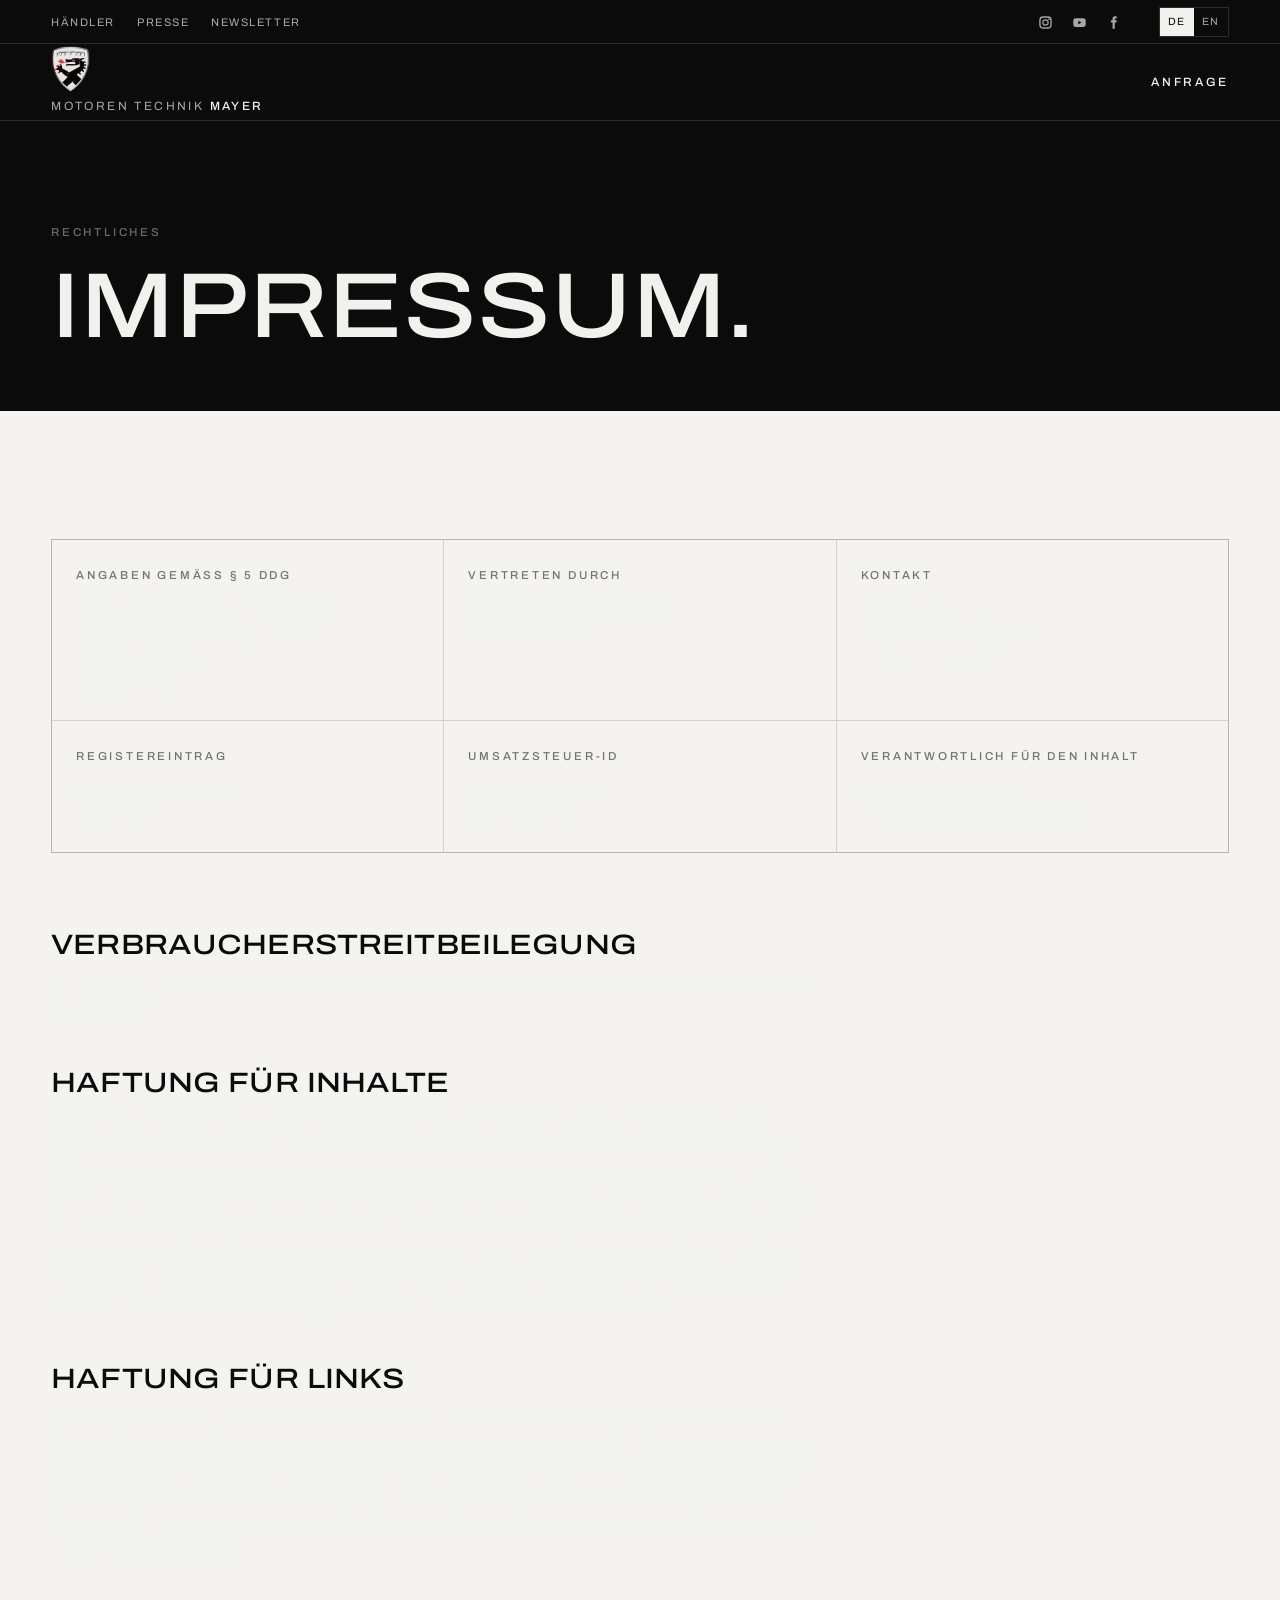
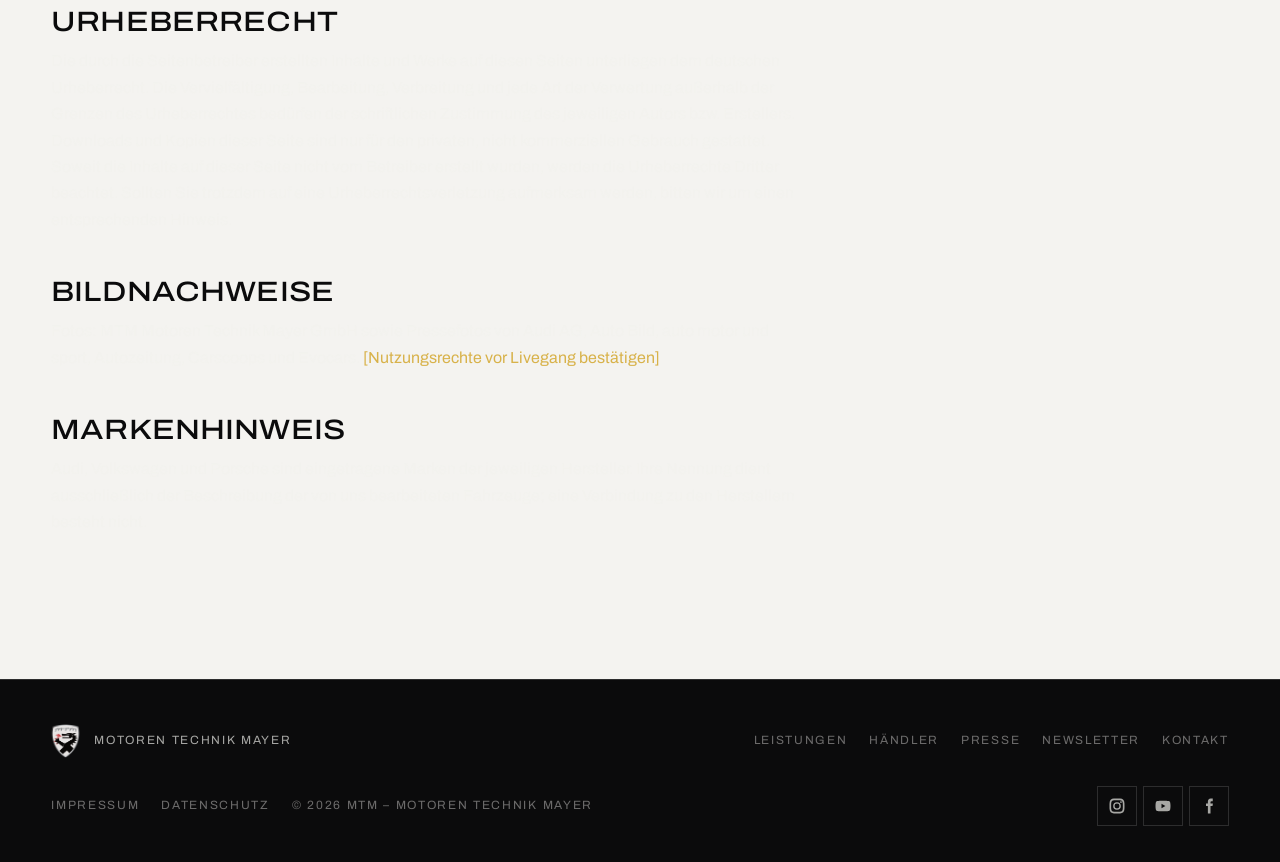
<file: impressum.html>
<!DOCTYPE html>
<html lang="de">
<head>
<meta charset="utf-8">
<meta name="viewport" content="width=device-width, initial-scale=1, viewport-fit=cover">
<meta name="theme-color" content="#0B0B0C">
<title>Impressum – MTM Motoren Technik Mayer</title>
<meta name="description" content="Impressum der MTM – Motoren Technik Mayer GmbH, Wettstetten.">
<meta name="robots" content="noindex, follow">
<link rel="canonical" href="https://DOMAIN/impressum.html">
<link rel="icon" href="assets/logos/mtm-wappen.png" type="image/png">
<link rel="preconnect" href="https://fonts.googleapis.com">
<link rel="preconnect" href="https://fonts.gstatic.com" crossorigin>
<link href="https://fonts.googleapis.com/css2?family=Archivo:wdth,wght@100..125,300..700&display=swap" rel="stylesheet">
<link rel="stylesheet" href="style.css?v=5">
<script>document.documentElement.classList.add('js')</script>
</head>
<body class="page">
<a class="skip" href="#main">Zum Inhalt springen</a>

<header class="nav nav--static">
  <div class="topbar">
    <div class="topbar__inner">
      <nav class="topbar__links" aria-label="Service">
        <a href="haendler.html">Händler</a>
        <a href="presse.html">Presse</a>
        <a href="newsletter.html">Newsletter</a>
      </nav>
      <div class="topbar__side">
        <div class="social social--top"><ul class="social__list"><li><a href="https://www.instagram.com/mtmcars" target="_blank" rel="noopener" aria-label="MTM auf Instagram"><svg viewBox="0 0 24 24" aria-hidden="true"><path d="M12 4.2c2.5 0 2.8 0 3.8.1 2.6.1 3.8 1.3 3.9 3.9.1 1 .1 1.3.1 3.8s0 2.8-.1 3.8c-.1 2.6-1.3 3.8-3.9 3.9-1 .1-1.3.1-3.8.1s-2.8 0-3.8-.1c-2.6-.1-3.8-1.3-3.9-3.9-.1-1-.1-1.3-.1-3.8s0-2.8.1-3.8C4.4 5.6 5.6 4.4 8.2 4.3c1-.1 1.3-.1 3.8-.1ZM12 2C9.3 2 8.9 2 7.9 2.1 4.2 2.2 2.2 4.2 2.1 7.9 2 8.9 2 9.3 2 12s0 3.1.1 4.1c.1 3.7 2.1 5.7 5.8 5.8 1 .1 1.4.1 4.1.1s3.1 0 4.1-.1c3.7-.1 5.7-2.1 5.8-5.8.1-1 .1-1.4.1-4.1s0-3.1-.1-4.1c-.1-3.7-2.1-5.7-5.8-5.8C15.1 2 14.7 2 12 2Zm0 4.9a5.1 5.1 0 1 0 0 10.2 5.1 5.1 0 0 0 0-10.2Zm0 8.4a3.3 3.3 0 1 1 0-6.6 3.3 3.3 0 0 1 0 6.6Zm5.3-9.8a1.2 1.2 0 1 0 0 2.4 1.2 1.2 0 0 0 0-2.4Z"/></svg><span>Instagram</span></a></li><li><a href="https://www.youtube.com/user/mtmgmbh/videos" target="_blank" rel="noopener" aria-label="MTM auf YouTube"><svg viewBox="0 0 24 24" aria-hidden="true"><path d="M21.6 7.2a2.5 2.5 0 0 0-1.8-1.8C18.2 5 12 5 12 5s-6.2 0-7.8.4A2.5 2.5 0 0 0 2.4 7.2 26 26 0 0 0 2 12a26 26 0 0 0 .4 4.8 2.5 2.5 0 0 0 1.8 1.8C5.8 19 12 19 12 19s6.2 0 7.8-.4a2.5 2.5 0 0 0 1.8-1.8A26 26 0 0 0 22 12a26 26 0 0 0-.4-4.8ZM10 15V9l5.2 3L10 15Z"/></svg><span>YouTube</span></a></li><li><a href="https://www.facebook.com/motorentechnikmayer" target="_blank" rel="noopener" aria-label="MTM auf Facebook"><svg viewBox="0 0 24 24" aria-hidden="true"><path d="M14 8.5V6.8c0-.8.5-1.3 1.3-1.3H17V2h-2.6C11.6 2 10.5 4 10.5 6.4v2.1H8V12h2.5v10H14V12h2.7l.5-3.5H14Z"/></svg><span>Facebook</span></a></li></ul></div>
        <div class="topbar__lang" aria-label="Sprache"><span aria-current="true">DE</span><a href="index-en.html" hreflang="en" lang="en">EN</a></div>
      </div>
    </div>
  </div>
  <div class="nav__inner">
    <a class="nav__brand" href="index.html" aria-label="MTM – zur Startseite">
      <img src="assets/logos/mtm-wappen.png" alt="" width="128" height="150">
      <span class="nav__brand-text">Motoren Technik <strong>Mayer</strong></span>
    </a>
    <a class="nav__cta" href="index.html#kontakt">Anfrage</a>
  </div>
</header>

<main id="main">

  <section class="pagehead pagehead--compact">
    <div class="container">
      <p class="label" data-reveal>Rechtliches</p>
      <h1 data-reveal>Impressum.</h1>
    </div>
  </section>

  <section class="section section--paper section--line legal">
    <div class="container">
      <div class="legal__grid" data-reveal-group>
        <div><span class="label">Angaben gemäß § 5 DDG</span><p>MTM – Motoren Technik Mayer GmbH<br>Dr.-Kurt-Schumacher-Ring 48–50<br>85139 Wettstetten<br>Deutschland</p></div>
        <div><span class="label">Vertreten durch</span><p>Dipl.-Ing. (FH) Roland Mayer<br>Geschäftsführer</p></div>
        <div><span class="label">Kontakt</span><p>Telefon <a href="tel:+49841981880">+49 841 98188-0</a><br>Telefax +49 841 98188-20<br><a href="mailto:info@mtm-online.de">info@mtm-online.de</a></p></div>
        <div><span class="label">Registereintrag</span><p>Amtsgericht Ingolstadt<br>HRB 1537</p></div>
        <div><span class="label">Umsatzsteuer-ID</span><p>gemäß § 27a UStG<br>DE 152 925 731</p></div>
        <div><span class="label">Verantwortlich für den Inhalt</span><p>nach § 18 Abs. 2 MStV<br>Roland Krug, Anschrift wie oben</p></div>
      </div>

      <div class="legal__text">
        <h2>Verbraucherstreitbeilegung</h2>
        <p>Wir sind nicht bereit oder verpflichtet, an Streitbeilegungsverfahren vor einer Verbraucherschlichtungsstelle teilzunehmen.</p>

        <h2>Haftung für Inhalte</h2>
        <p>Die Inhalte unserer Seiten wurden mit größter Sorgfalt erstellt. Für die Richtigkeit, Vollständigkeit und Aktualität der Inhalte können wir jedoch keine Gewähr übernehmen. Als Diensteanbieter sind wir für eigene Inhalte auf diesen Seiten nach den allgemeinen Gesetzen verantwortlich. Wir sind jedoch nicht verpflichtet, übermittelte oder gespeicherte fremde Informationen zu überwachen oder nach Umständen zu forschen, die auf eine rechtswidrige Tätigkeit hinweisen. Verpflichtungen zur Entfernung oder Sperrung der Nutzung von Informationen nach den allgemeinen Gesetzen bleiben hiervon unberührt. Eine diesbezügliche Haftung ist jedoch erst ab dem Zeitpunkt der Kenntnis einer konkreten Rechtsverletzung möglich. Bei Bekanntwerden von entsprechenden Rechtsverletzungen werden wir diese Inhalte umgehend entfernen.</p>

        <h2>Haftung für Links</h2>
        <p>Unser Angebot enthält Links zu externen Webseiten Dritter, auf deren Inhalte wir keinen Einfluss haben. Deshalb können wir für diese fremden Inhalte auch keine Gewähr übernehmen. Für die Inhalte der verlinkten Seiten ist stets der jeweilige Anbieter oder Betreiber der Seiten verantwortlich. Die verlinkten Seiten wurden zum Zeitpunkt der Verlinkung auf mögliche Rechtsverstöße überprüft. Rechtswidrige Inhalte waren zum Zeitpunkt der Verlinkung nicht erkennbar. Bei Bekanntwerden von Rechtsverletzungen werden wir derartige Links umgehend entfernen.</p>

        <h2>Urheberrecht</h2>
        <p>Die durch die Seitenbetreiber erstellten Inhalte und Werke auf diesen Seiten unterliegen dem deutschen Urheberrecht. Die Vervielfältigung, Bearbeitung, Verbreitung und jede Art der Verwertung außerhalb der Grenzen des Urheberrechtes bedürfen der schriftlichen Zustimmung des jeweiligen Autors bzw. Erstellers. Downloads und Kopien dieser Seite sind nur für den privaten, nicht kommerziellen Gebrauch gestattet. Soweit die Inhalte auf dieser Seite nicht vom Betreiber erstellt wurden, werden die Urheberrechte Dritter beachtet. Sollten Sie trotzdem auf eine Urheberrechtsverletzung aufmerksam werden, bitten wir um einen entsprechenden Hinweis.</p>

        <h2>Bildnachweise</h2>
        <p>Fotos: MTM Motoren Technik Mayer GmbH sowie Pressefotos von Audi AG, Auto Bild, auto motor und sport, Autozeitung, Carscoops und Evocars. <span class="todo">[Nutzungsrechte vor Livegang bestätigen]</span></p>

        <h2>Markenhinweis</h2>
        <p>Audi, Volkswagen und Porsche sind eingetragene Marken der jeweiligen Hersteller. Ihre Nennung dient ausschließlich der Beschreibung der von uns bearbeiteten Fahrzeuge; eine Verbindung zu den Herstellern besteht nicht.</p>
      </div>
    </div>
  </section>

</main>

<footer class="footer">
  <div class="container footer__inner">
    <a class="footer__brand" href="index.html"><img src="assets/logos/mtm-wappen.png" alt="" width="128" height="150"><span>Motoren Technik Mayer</span></a>
    <nav class="footer__nav" aria-label="Fußnavigation">
      <a href="index.html#leistungen">Leistungen</a><a href="haendler.html">Händler</a><a href="presse.html">Presse</a><a href="newsletter.html">Newsletter</a><a href="index.html#kontakt">Kontakt</a>
    </nav>
    <div class="social social--footer"><ul class="social__list"><li><a href="https://www.instagram.com/mtmcars" target="_blank" rel="noopener" aria-label="MTM auf Instagram"><svg viewBox="0 0 24 24" aria-hidden="true"><path d="M12 4.2c2.5 0 2.8 0 3.8.1 2.6.1 3.8 1.3 3.9 3.9.1 1 .1 1.3.1 3.8s0 2.8-.1 3.8c-.1 2.6-1.3 3.8-3.9 3.9-1 .1-1.3.1-3.8.1s-2.8 0-3.8-.1c-2.6-.1-3.8-1.3-3.9-3.9-.1-1-.1-1.3-.1-3.8s0-2.8.1-3.8C4.4 5.6 5.6 4.4 8.2 4.3c1-.1 1.3-.1 3.8-.1ZM12 2C9.3 2 8.9 2 7.9 2.1 4.2 2.2 2.2 4.2 2.1 7.9 2 8.9 2 9.3 2 12s0 3.1.1 4.1c.1 3.7 2.1 5.7 5.8 5.8 1 .1 1.4.1 4.1.1s3.1 0 4.1-.1c3.7-.1 5.7-2.1 5.8-5.8.1-1 .1-1.4.1-4.1s0-3.1-.1-4.1c-.1-3.7-2.1-5.7-5.8-5.8C15.1 2 14.7 2 12 2Zm0 4.9a5.1 5.1 0 1 0 0 10.2 5.1 5.1 0 0 0 0-10.2Zm0 8.4a3.3 3.3 0 1 1 0-6.6 3.3 3.3 0 0 1 0 6.6Zm5.3-9.8a1.2 1.2 0 1 0 0 2.4 1.2 1.2 0 0 0 0-2.4Z"/></svg><span>Instagram</span></a></li><li><a href="https://www.youtube.com/user/mtmgmbh/videos" target="_blank" rel="noopener" aria-label="MTM auf YouTube"><svg viewBox="0 0 24 24" aria-hidden="true"><path d="M21.6 7.2a2.5 2.5 0 0 0-1.8-1.8C18.2 5 12 5 12 5s-6.2 0-7.8.4A2.5 2.5 0 0 0 2.4 7.2 26 26 0 0 0 2 12a26 26 0 0 0 .4 4.8 2.5 2.5 0 0 0 1.8 1.8C5.8 19 12 19 12 19s6.2 0 7.8-.4a2.5 2.5 0 0 0 1.8-1.8A26 26 0 0 0 22 12a26 26 0 0 0-.4-4.8ZM10 15V9l5.2 3L10 15Z"/></svg><span>YouTube</span></a></li><li><a href="https://www.facebook.com/motorentechnikmayer" target="_blank" rel="noopener" aria-label="MTM auf Facebook"><svg viewBox="0 0 24 24" aria-hidden="true"><path d="M14 8.5V6.8c0-.8.5-1.3 1.3-1.3H17V2h-2.6C11.6 2 10.5 4 10.5 6.4v2.1H8V12h2.5v10H14V12h2.7l.5-3.5H14Z"/></svg><span>Facebook</span></a></li></ul></div>
    <div class="footer__legal">
      <a href="impressum.html">Impressum</a><a href="datenschutz.html">Datenschutz</a><span>© 2026 MTM – Motoren Technik Mayer</span>
    </div>
  </div>
</footer>
<script src="main.js?v=9"></script>
</body>
</html>
</file>
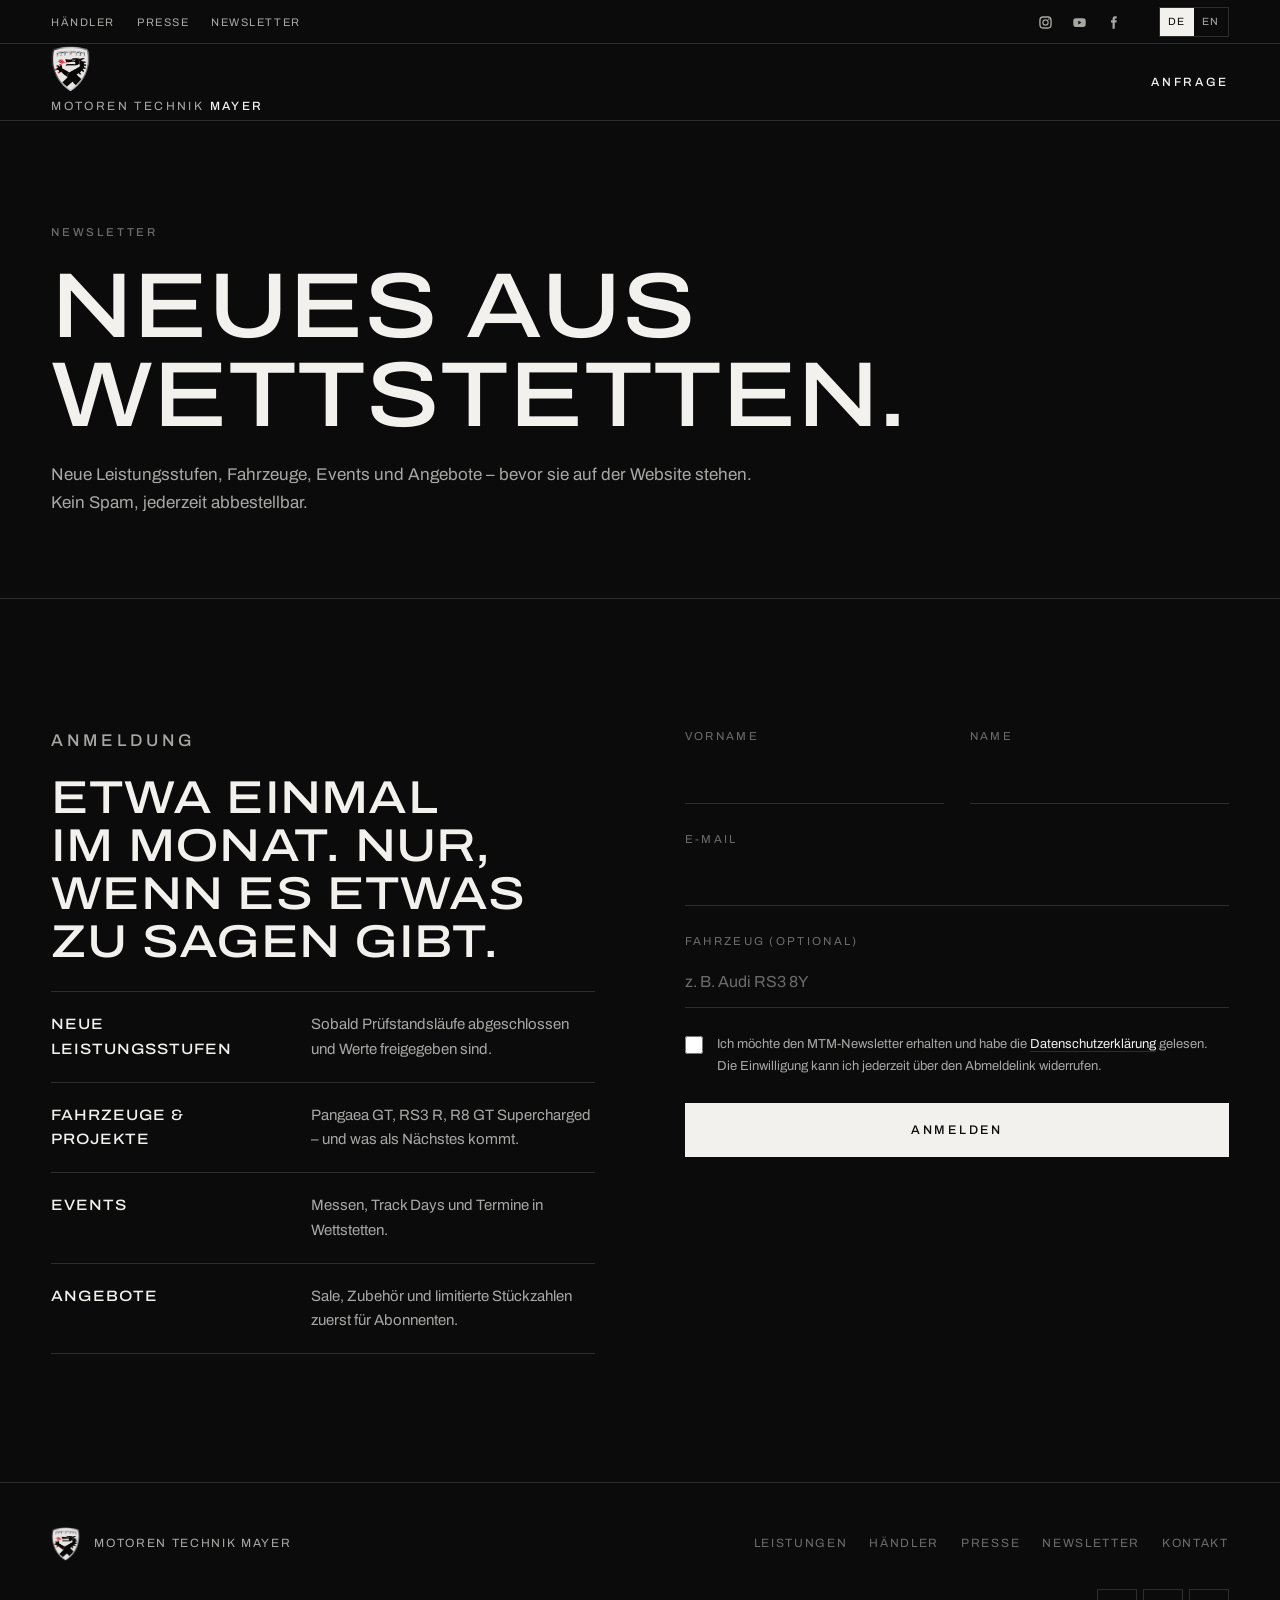
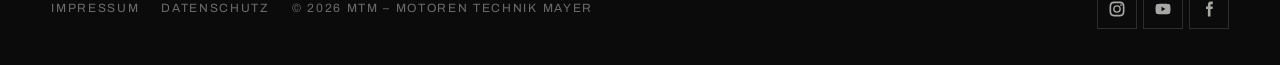
<file: newsletter.html>
<!DOCTYPE html>
<html lang="de">
<head>
<meta charset="utf-8">
<meta name="viewport" content="width=device-width, initial-scale=1, viewport-fit=cover">
<meta name="theme-color" content="#0B0B0C">
<title>Newsletter – MTM Motoren Technik Mayer</title>
<meta name="description" content="MTM-Newsletter: neue Leistungsstufen, Fahrzeuge, Events und Angebote aus Wettstetten.">
<link rel="canonical" href="https://DOMAIN/newsletter.html">
<link rel="icon" href="assets/logos/mtm-wappen.png" type="image/png">
<link rel="preconnect" href="https://fonts.googleapis.com">
<link rel="preconnect" href="https://fonts.gstatic.com" crossorigin>
<link href="https://fonts.googleapis.com/css2?family=Archivo:wdth,wght@100..125,300..700&display=swap" rel="stylesheet">
<link rel="stylesheet" href="style.css?v=5">
<script>document.documentElement.classList.add('js')</script>
</head>
<body class="page">
<a class="skip" href="#main">Zum Inhalt springen</a>

<header class="nav nav--static">
  <div class="topbar">
    <div class="topbar__inner">
      <nav class="topbar__links" aria-label="Service">
        <a href="haendler.html">Händler</a>
        <a href="presse.html">Presse</a>
        <a href="newsletter.html">Newsletter</a>
      </nav>
      <div class="topbar__side">
        <div class="social social--top"><ul class="social__list"><li><a href="https://www.instagram.com/mtmcars" target="_blank" rel="noopener" aria-label="MTM auf Instagram"><svg viewBox="0 0 24 24" aria-hidden="true"><path d="M12 4.2c2.5 0 2.8 0 3.8.1 2.6.1 3.8 1.3 3.9 3.9.1 1 .1 1.3.1 3.8s0 2.8-.1 3.8c-.1 2.6-1.3 3.8-3.9 3.9-1 .1-1.3.1-3.8.1s-2.8 0-3.8-.1c-2.6-.1-3.8-1.3-3.9-3.9-.1-1-.1-1.3-.1-3.8s0-2.8.1-3.8C4.4 5.6 5.6 4.4 8.2 4.3c1-.1 1.3-.1 3.8-.1ZM12 2C9.3 2 8.9 2 7.9 2.1 4.2 2.2 2.2 4.2 2.1 7.9 2 8.9 2 9.3 2 12s0 3.1.1 4.1c.1 3.7 2.1 5.7 5.8 5.8 1 .1 1.4.1 4.1.1s3.1 0 4.1-.1c3.7-.1 5.7-2.1 5.8-5.8.1-1 .1-1.4.1-4.1s0-3.1-.1-4.1c-.1-3.7-2.1-5.7-5.8-5.8C15.1 2 14.7 2 12 2Zm0 4.9a5.1 5.1 0 1 0 0 10.2 5.1 5.1 0 0 0 0-10.2Zm0 8.4a3.3 3.3 0 1 1 0-6.6 3.3 3.3 0 0 1 0 6.6Zm5.3-9.8a1.2 1.2 0 1 0 0 2.4 1.2 1.2 0 0 0 0-2.4Z"/></svg><span>Instagram</span></a></li><li><a href="https://www.youtube.com/user/mtmgmbh/videos" target="_blank" rel="noopener" aria-label="MTM auf YouTube"><svg viewBox="0 0 24 24" aria-hidden="true"><path d="M21.6 7.2a2.5 2.5 0 0 0-1.8-1.8C18.2 5 12 5 12 5s-6.2 0-7.8.4A2.5 2.5 0 0 0 2.4 7.2 26 26 0 0 0 2 12a26 26 0 0 0 .4 4.8 2.5 2.5 0 0 0 1.8 1.8C5.8 19 12 19 12 19s6.2 0 7.8-.4a2.5 2.5 0 0 0 1.8-1.8A26 26 0 0 0 22 12a26 26 0 0 0-.4-4.8ZM10 15V9l5.2 3L10 15Z"/></svg><span>YouTube</span></a></li><li><a href="https://www.facebook.com/motorentechnikmayer" target="_blank" rel="noopener" aria-label="MTM auf Facebook"><svg viewBox="0 0 24 24" aria-hidden="true"><path d="M14 8.5V6.8c0-.8.5-1.3 1.3-1.3H17V2h-2.6C11.6 2 10.5 4 10.5 6.4v2.1H8V12h2.5v10H14V12h2.7l.5-3.5H14Z"/></svg><span>Facebook</span></a></li></ul></div>
        <div class="topbar__lang" aria-label="Sprache"><span aria-current="true">DE</span><a href="index-en.html" hreflang="en" lang="en">EN</a></div>
      </div>
    </div>
  </div>
  <div class="nav__inner">
    <a class="nav__brand" href="index.html" aria-label="MTM – zur Startseite">
      <img src="assets/logos/mtm-wappen.png" alt="" width="128" height="150">
      <span class="nav__brand-text">Motoren Technik <strong>Mayer</strong></span>
    </a>
    <a class="nav__cta" href="index.html#kontakt">Anfrage</a>
  </div>
</header>

<main id="main">

  <section class="pagehead">
    <div class="container">
      <p class="label" data-reveal>Newsletter</p>
      <h1 data-reveal>Neues aus<br>Wettstetten.</h1>
      <p class="pagehead__text" data-reveal>Neue Leistungsstufen, Fahrzeuge, Events und Angebote – bevor sie auf der Website stehen. Kein Spam, jederzeit abbestellbar.</p>
    </div>
  </section>

  <section class="section contact" id="anmeldung">
    <div class="container grid-2 grid-2--top">
      <div class="contact__copy">
        <p class="label" data-reveal>Anmeldung</p>
        <h2 data-reveal>Etwa einmal im Monat. Nur, wenn es etwas zu sagen gibt.</h2>
        <ul class="list-lines" data-reveal-group>
          <li><strong>Neue Leistungsstufen</strong><span>Sobald Prüfstandsläufe abgeschlossen und Werte freigegeben sind.</span></li>
          <li><strong>Fahrzeuge &amp; Projekte</strong><span>Pangaea GT, RS3 R, R8 GT Supercharged – und was als Nächstes kommt.</span></li>
          <li><strong>Events</strong><span>Messen, Track Days und Termine in Wettstetten.</span></li>
          <li><strong>Angebote</strong><span>Sale, Zubehör und limitierte Stückzahlen zuerst für Abonnenten.</span></li>
        </ul>
      </div>
      <form class="form" id="newsletter-form" action="#" method="post" novalidate data-reveal data-form="newsletter">
        <div class="form__row">
          <label class="field"><span>Vorname</span><input type="text" name="vorname" autocomplete="given-name" required></label>
          <label class="field"><span>Name</span><input type="text" name="name" autocomplete="family-name" required></label>
        </div>
        <label class="field"><span>E-Mail</span><input type="email" name="email" autocomplete="email" required></label>
        <label class="field"><span>Fahrzeug (optional)</span><input type="text" name="fahrzeug" placeholder="z. B. Audi RS3 8Y"></label>
        <label class="check"><input type="checkbox" name="datenschutz" required><span>Ich möchte den MTM-Newsletter erhalten und habe die <a href="datenschutz.html">Datenschutzerklärung</a> gelesen. Die Einwilligung kann ich jederzeit über den Abmeldelink widerrufen.</span></label>
        <button class="btn btn--solid" type="submit">Anmelden</button>
        <p class="form__note" id="form-note" role="status" aria-live="polite"></p>
      </form>
    </div>
  </section>

</main>

<footer class="footer">
  <div class="container footer__inner">
    <a class="footer__brand" href="index.html"><img src="assets/logos/mtm-wappen.png" alt="" width="128" height="150"><span>Motoren Technik Mayer</span></a>
    <nav class="footer__nav" aria-label="Fußnavigation">
      <a href="index.html#leistungen">Leistungen</a><a href="haendler.html">Händler</a><a href="presse.html">Presse</a><a href="newsletter.html">Newsletter</a><a href="index.html#kontakt">Kontakt</a>
    </nav>
    <div class="social social--footer"><ul class="social__list"><li><a href="https://www.instagram.com/mtmcars" target="_blank" rel="noopener" aria-label="MTM auf Instagram"><svg viewBox="0 0 24 24" aria-hidden="true"><path d="M12 4.2c2.5 0 2.8 0 3.8.1 2.6.1 3.8 1.3 3.9 3.9.1 1 .1 1.3.1 3.8s0 2.8-.1 3.8c-.1 2.6-1.3 3.8-3.9 3.9-1 .1-1.3.1-3.8.1s-2.8 0-3.8-.1c-2.6-.1-3.8-1.3-3.9-3.9-.1-1-.1-1.3-.1-3.8s0-2.8.1-3.8C4.4 5.6 5.6 4.4 8.2 4.3c1-.1 1.3-.1 3.8-.1ZM12 2C9.3 2 8.9 2 7.9 2.1 4.2 2.2 2.2 4.2 2.1 7.9 2 8.9 2 9.3 2 12s0 3.1.1 4.1c.1 3.7 2.1 5.7 5.8 5.8 1 .1 1.4.1 4.1.1s3.1 0 4.1-.1c3.7-.1 5.7-2.1 5.8-5.8.1-1 .1-1.4.1-4.1s0-3.1-.1-4.1c-.1-3.7-2.1-5.7-5.8-5.8C15.1 2 14.7 2 12 2Zm0 4.9a5.1 5.1 0 1 0 0 10.2 5.1 5.1 0 0 0 0-10.2Zm0 8.4a3.3 3.3 0 1 1 0-6.6 3.3 3.3 0 0 1 0 6.6Zm5.3-9.8a1.2 1.2 0 1 0 0 2.4 1.2 1.2 0 0 0 0-2.4Z"/></svg><span>Instagram</span></a></li><li><a href="https://www.youtube.com/user/mtmgmbh/videos" target="_blank" rel="noopener" aria-label="MTM auf YouTube"><svg viewBox="0 0 24 24" aria-hidden="true"><path d="M21.6 7.2a2.5 2.5 0 0 0-1.8-1.8C18.2 5 12 5 12 5s-6.2 0-7.8.4A2.5 2.5 0 0 0 2.4 7.2 26 26 0 0 0 2 12a26 26 0 0 0 .4 4.8 2.5 2.5 0 0 0 1.8 1.8C5.8 19 12 19 12 19s6.2 0 7.8-.4a2.5 2.5 0 0 0 1.8-1.8A26 26 0 0 0 22 12a26 26 0 0 0-.4-4.8ZM10 15V9l5.2 3L10 15Z"/></svg><span>YouTube</span></a></li><li><a href="https://www.facebook.com/motorentechnikmayer" target="_blank" rel="noopener" aria-label="MTM auf Facebook"><svg viewBox="0 0 24 24" aria-hidden="true"><path d="M14 8.5V6.8c0-.8.5-1.3 1.3-1.3H17V2h-2.6C11.6 2 10.5 4 10.5 6.4v2.1H8V12h2.5v10H14V12h2.7l.5-3.5H14Z"/></svg><span>Facebook</span></a></li></ul></div>
    <div class="footer__legal">
      <a href="impressum.html">Impressum</a><a href="datenschutz.html">Datenschutz</a><span>© 2026 MTM – Motoren Technik Mayer</span>
    </div>
  </div>
</footer>
<script src="main.js?v=9"></script>
</body>
</html>
</file>
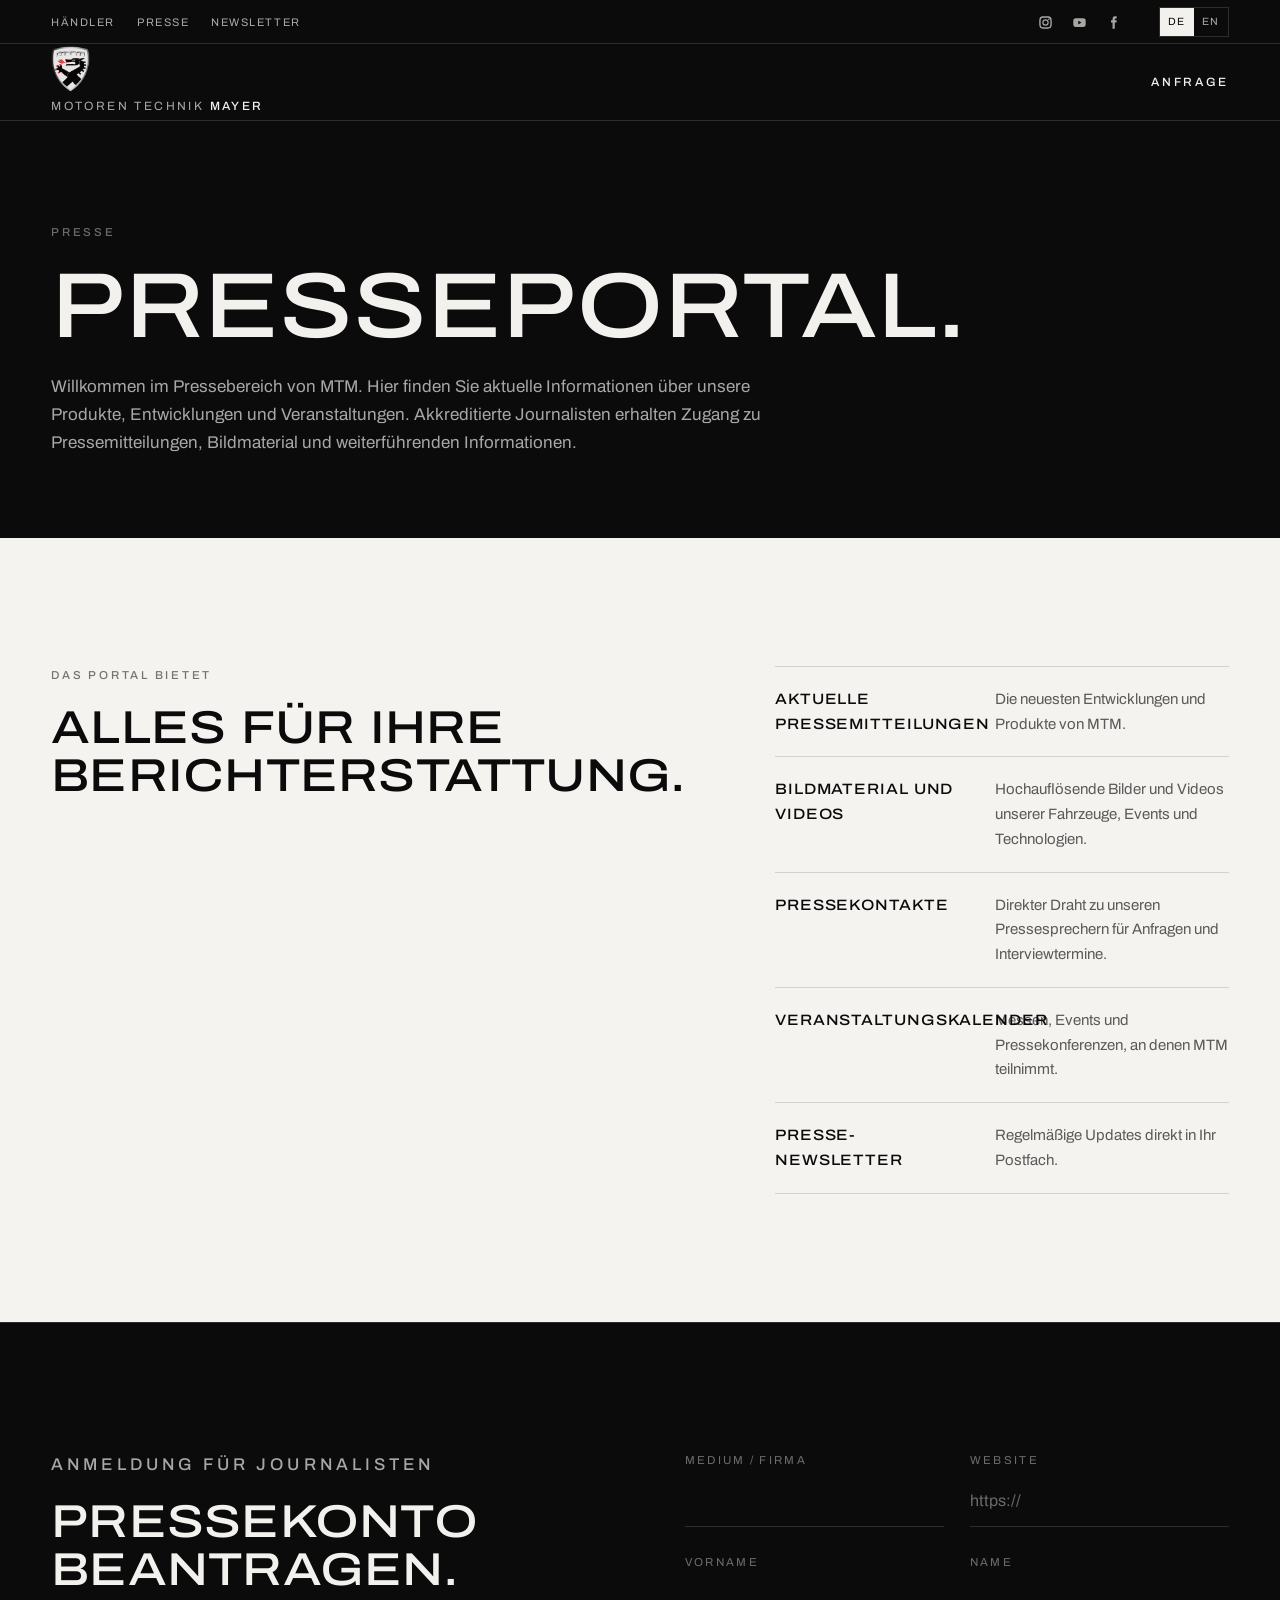
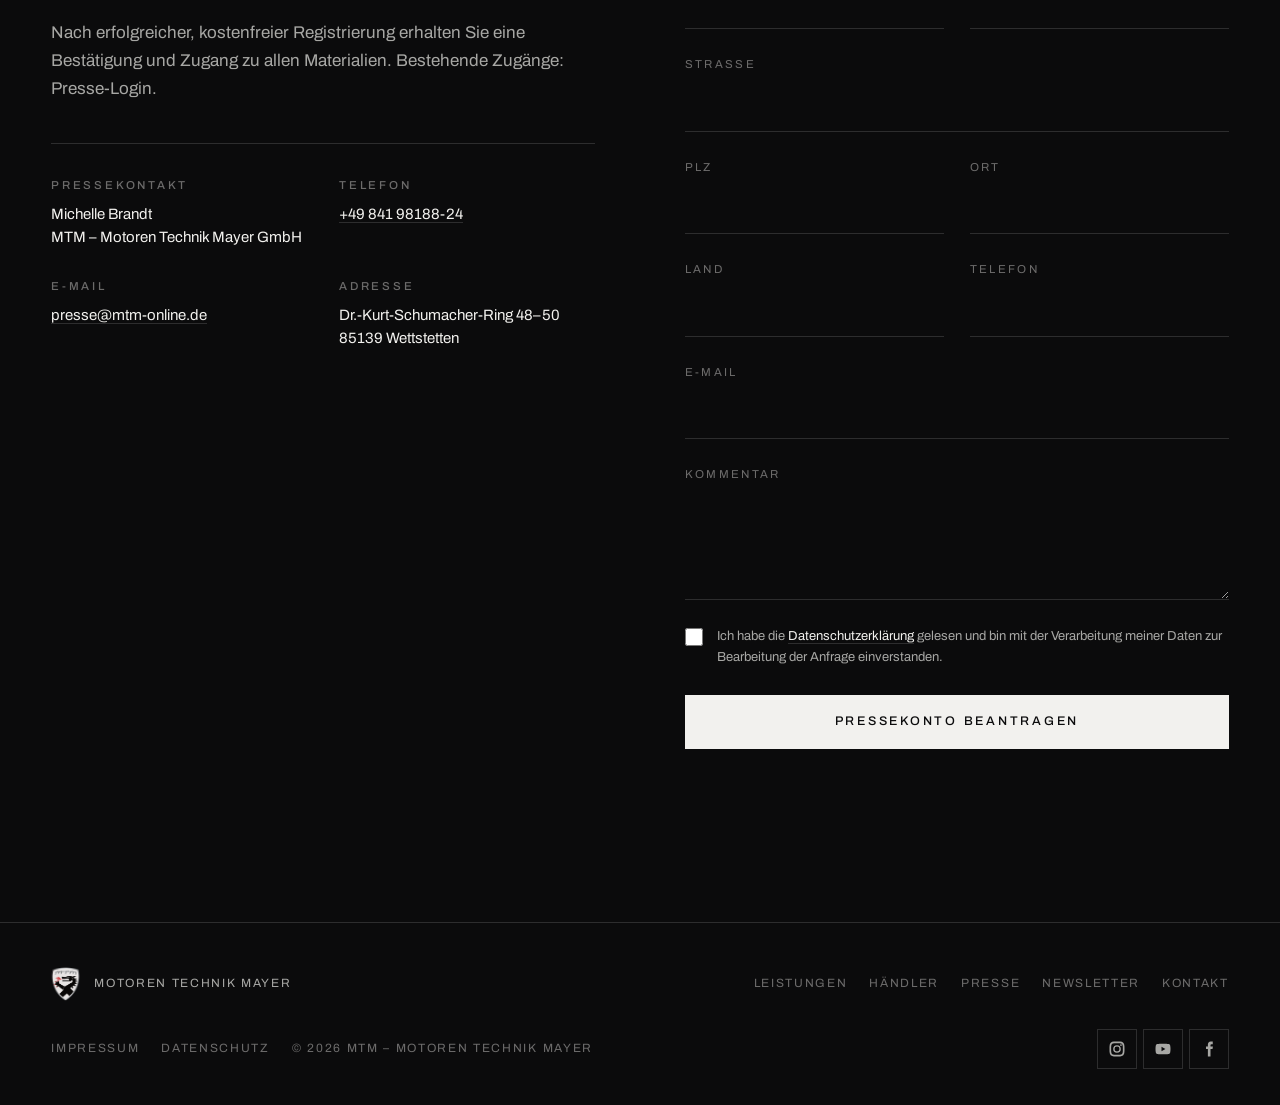
<file: presse.html>
<!DOCTYPE html>
<html lang="de">
<head>
<meta charset="utf-8">
<meta name="viewport" content="width=device-width, initial-scale=1, viewport-fit=cover">
<meta name="theme-color" content="#0B0B0C">
<title>Presse – MTM Motoren Technik Mayer</title>
<meta name="description" content="Pressebereich von MTM: Pressemitteilungen, Bildmaterial, Pressekontakt und Akkreditierung für Journalisten.">
<link rel="canonical" href="https://DOMAIN/presse.html">
<link rel="icon" href="assets/logos/mtm-wappen.png" type="image/png">
<link rel="preconnect" href="https://fonts.googleapis.com">
<link rel="preconnect" href="https://fonts.gstatic.com" crossorigin>
<link href="https://fonts.googleapis.com/css2?family=Archivo:wdth,wght@100..125,300..700&display=swap" rel="stylesheet">
<link rel="stylesheet" href="style.css?v=5">
<script>document.documentElement.classList.add('js')</script>
</head>
<body class="page">
<a class="skip" href="#main">Zum Inhalt springen</a>

<header class="nav nav--static">
  <div class="topbar">
    <div class="topbar__inner">
      <nav class="topbar__links" aria-label="Service">
        <a href="haendler.html">Händler</a>
        <a href="presse.html">Presse</a>
        <a href="newsletter.html">Newsletter</a>
      </nav>
      <div class="topbar__side">
        <div class="social social--top"><ul class="social__list"><li><a href="https://www.instagram.com/mtmcars" target="_blank" rel="noopener" aria-label="MTM auf Instagram"><svg viewBox="0 0 24 24" aria-hidden="true"><path d="M12 4.2c2.5 0 2.8 0 3.8.1 2.6.1 3.8 1.3 3.9 3.9.1 1 .1 1.3.1 3.8s0 2.8-.1 3.8c-.1 2.6-1.3 3.8-3.9 3.9-1 .1-1.3.1-3.8.1s-2.8 0-3.8-.1c-2.6-.1-3.8-1.3-3.9-3.9-.1-1-.1-1.3-.1-3.8s0-2.8.1-3.8C4.4 5.6 5.6 4.4 8.2 4.3c1-.1 1.3-.1 3.8-.1ZM12 2C9.3 2 8.9 2 7.9 2.1 4.2 2.2 2.2 4.2 2.1 7.9 2 8.9 2 9.3 2 12s0 3.1.1 4.1c.1 3.7 2.1 5.7 5.8 5.8 1 .1 1.4.1 4.1.1s3.1 0 4.1-.1c3.7-.1 5.7-2.1 5.8-5.8.1-1 .1-1.4.1-4.1s0-3.1-.1-4.1c-.1-3.7-2.1-5.7-5.8-5.8C15.1 2 14.7 2 12 2Zm0 4.9a5.1 5.1 0 1 0 0 10.2 5.1 5.1 0 0 0 0-10.2Zm0 8.4a3.3 3.3 0 1 1 0-6.6 3.3 3.3 0 0 1 0 6.6Zm5.3-9.8a1.2 1.2 0 1 0 0 2.4 1.2 1.2 0 0 0 0-2.4Z"/></svg><span>Instagram</span></a></li><li><a href="https://www.youtube.com/user/mtmgmbh/videos" target="_blank" rel="noopener" aria-label="MTM auf YouTube"><svg viewBox="0 0 24 24" aria-hidden="true"><path d="M21.6 7.2a2.5 2.5 0 0 0-1.8-1.8C18.2 5 12 5 12 5s-6.2 0-7.8.4A2.5 2.5 0 0 0 2.4 7.2 26 26 0 0 0 2 12a26 26 0 0 0 .4 4.8 2.5 2.5 0 0 0 1.8 1.8C5.8 19 12 19 12 19s6.2 0 7.8-.4a2.5 2.5 0 0 0 1.8-1.8A26 26 0 0 0 22 12a26 26 0 0 0-.4-4.8ZM10 15V9l5.2 3L10 15Z"/></svg><span>YouTube</span></a></li><li><a href="https://www.facebook.com/motorentechnikmayer" target="_blank" rel="noopener" aria-label="MTM auf Facebook"><svg viewBox="0 0 24 24" aria-hidden="true"><path d="M14 8.5V6.8c0-.8.5-1.3 1.3-1.3H17V2h-2.6C11.6 2 10.5 4 10.5 6.4v2.1H8V12h2.5v10H14V12h2.7l.5-3.5H14Z"/></svg><span>Facebook</span></a></li></ul></div>
        <div class="topbar__lang" aria-label="Sprache"><span aria-current="true">DE</span><a href="index-en.html" hreflang="en" lang="en">EN</a></div>
      </div>
    </div>
  </div>
  <div class="nav__inner">
    <a class="nav__brand" href="index.html" aria-label="MTM – zur Startseite">
      <img src="assets/logos/mtm-wappen.png" alt="" width="128" height="150">
      <span class="nav__brand-text">Motoren Technik <strong>Mayer</strong></span>
    </a>
    <a class="nav__cta" href="index.html#kontakt">Anfrage</a>
  </div>
</header>

<main id="main">

  <section class="pagehead">
    <div class="container">
      <p class="label" data-reveal>Presse</p>
      <h1 data-reveal>Presse&shy;portal.</h1>
      <p class="pagehead__text" data-reveal>Willkommen im Pressebereich von MTM. Hier finden Sie aktuelle Informationen über unsere Produkte, Entwicklungen und Veranstaltungen. Akkreditierte Journalisten erhalten Zugang zu Pressemitteilungen, Bildmaterial und weiterführenden Informationen.</p>
    </div>
  </section>

  <section class="section section--paper section--line">
    <div class="container grid-2 grid-2--top">
      <div>
        <p class="label" data-reveal>Das Portal bietet</p>
        <h2 data-reveal>Alles für Ihre Berichterstattung.</h2>
      </div>
      <ul class="list-lines" data-reveal-group>
        <li><strong>Aktuelle Pressemitteilungen</strong><span>Die neuesten Entwicklungen und Produkte von MTM.</span></li>
        <li><strong>Bildmaterial und Videos</strong><span>Hochauflösende Bilder und Videos unserer Fahrzeuge, Events und Technologien.</span></li>
        <li><strong>Pressekontakte</strong><span>Direkter Draht zu unseren Pressesprechern für Anfragen und Interviewtermine.</span></li>
        <li><strong>Veranstaltungskalender</strong><span>Messen, Events und Pressekonferenzen, an denen MTM teilnimmt.</span></li>
        <li><strong>Presse-Newsletter</strong><span>Regelmäßige Updates direkt in Ihr Postfach.</span></li>
      </ul>
    </div>
  </section>

  <section class="section contact" id="akkreditierung">
    <div class="container grid-2 grid-2--top">
      <div class="contact__copy">
        <p class="label" data-reveal>Anmeldung für Journalisten</p>
        <h2 data-reveal>Pressekonto beantragen.</h2>
        <p data-reveal>Nach erfolgreicher, kostenfreier Registrierung erhalten Sie eine Bestätigung und Zugang zu allen Materialien. Bestehende Zugänge: <a href="presse.html">Presse-Login</a>.</p>
        <address class="contact__address" data-reveal-group>
          <div><span class="label">Pressekontakt</span><p>Michelle Brandt<br>MTM – Motoren Technik Mayer GmbH</p></div>
          <div><span class="label">Telefon</span><p><a href="tel:+4984198188-24">+49 841 98188-24</a></p></div>
          <div><span class="label">E-Mail</span><p><a href="mailto:presse@mtm-online.de">presse@mtm-online.de</a></p></div>
          <div><span class="label">Adresse</span><p>Dr.-Kurt-Schumacher-Ring 48–50<br>85139 Wettstetten</p></div>
        </address>
      </div>
      <form class="form" id="press-form" action="#" method="post" novalidate data-reveal data-form="presse">
        <div class="form__row">
          <label class="field"><span>Medium / Firma</span><input type="text" name="firma" autocomplete="organization" required></label>
          <label class="field"><span>Website</span><input type="url" name="website" autocomplete="url" placeholder="https://"></label>
        </div>
        <div class="form__row">
          <label class="field"><span>Vorname</span><input type="text" name="vorname" autocomplete="given-name" required></label>
          <label class="field"><span>Name</span><input type="text" name="name" autocomplete="family-name" required></label>
        </div>
        <label class="field"><span>Straße</span><input type="text" name="strasse" autocomplete="street-address"></label>
        <div class="form__row">
          <label class="field"><span>PLZ</span><input type="text" name="plz" autocomplete="postal-code"></label>
          <label class="field"><span>Ort</span><input type="text" name="ort" autocomplete="address-level2"></label>
        </div>
        <div class="form__row">
          <label class="field"><span>Land</span><input type="text" name="land" autocomplete="country-name"></label>
          <label class="field"><span>Telefon</span><input type="tel" name="telefon" autocomplete="tel"></label>
        </div>
        <label class="field"><span>E-Mail</span><input type="email" name="email" autocomplete="email" required></label>
        <label class="field"><span>Kommentar</span><textarea name="nachricht" rows="3"></textarea></label>
        <label class="check"><input type="checkbox" name="datenschutz" required><span>Ich habe die <a href="datenschutz.html">Datenschutzerklärung</a> gelesen und bin mit der Verarbeitung meiner Daten zur Bearbeitung der Anfrage einverstanden.</span></label>
        <button class="btn btn--solid" type="submit">Pressekonto beantragen</button>
        <p class="form__note" id="form-note" role="status" aria-live="polite"></p>
      </form>
    </div>
  </section>

</main>

<footer class="footer">
  <div class="container footer__inner">
    <a class="footer__brand" href="index.html"><img src="assets/logos/mtm-wappen.png" alt="" width="128" height="150"><span>Motoren Technik Mayer</span></a>
    <nav class="footer__nav" aria-label="Fußnavigation">
      <a href="index.html#leistungen">Leistungen</a><a href="haendler.html">Händler</a><a href="presse.html">Presse</a><a href="newsletter.html">Newsletter</a><a href="index.html#kontakt">Kontakt</a>
    </nav>
    <div class="social social--footer"><ul class="social__list"><li><a href="https://www.instagram.com/mtmcars" target="_blank" rel="noopener" aria-label="MTM auf Instagram"><svg viewBox="0 0 24 24" aria-hidden="true"><path d="M12 4.2c2.5 0 2.8 0 3.8.1 2.6.1 3.8 1.3 3.9 3.9.1 1 .1 1.3.1 3.8s0 2.8-.1 3.8c-.1 2.6-1.3 3.8-3.9 3.9-1 .1-1.3.1-3.8.1s-2.8 0-3.8-.1c-2.6-.1-3.8-1.3-3.9-3.9-.1-1-.1-1.3-.1-3.8s0-2.8.1-3.8C4.4 5.6 5.6 4.4 8.2 4.3c1-.1 1.3-.1 3.8-.1ZM12 2C9.3 2 8.9 2 7.9 2.1 4.2 2.2 2.2 4.2 2.1 7.9 2 8.9 2 9.3 2 12s0 3.1.1 4.1c.1 3.7 2.1 5.7 5.8 5.8 1 .1 1.4.1 4.1.1s3.1 0 4.1-.1c3.7-.1 5.7-2.1 5.8-5.8.1-1 .1-1.4.1-4.1s0-3.1-.1-4.1c-.1-3.7-2.1-5.7-5.8-5.8C15.1 2 14.7 2 12 2Zm0 4.9a5.1 5.1 0 1 0 0 10.2 5.1 5.1 0 0 0 0-10.2Zm0 8.4a3.3 3.3 0 1 1 0-6.6 3.3 3.3 0 0 1 0 6.6Zm5.3-9.8a1.2 1.2 0 1 0 0 2.4 1.2 1.2 0 0 0 0-2.4Z"/></svg><span>Instagram</span></a></li><li><a href="https://www.youtube.com/user/mtmgmbh/videos" target="_blank" rel="noopener" aria-label="MTM auf YouTube"><svg viewBox="0 0 24 24" aria-hidden="true"><path d="M21.6 7.2a2.5 2.5 0 0 0-1.8-1.8C18.2 5 12 5 12 5s-6.2 0-7.8.4A2.5 2.5 0 0 0 2.4 7.2 26 26 0 0 0 2 12a26 26 0 0 0 .4 4.8 2.5 2.5 0 0 0 1.8 1.8C5.8 19 12 19 12 19s6.2 0 7.8-.4a2.5 2.5 0 0 0 1.8-1.8A26 26 0 0 0 22 12a26 26 0 0 0-.4-4.8ZM10 15V9l5.2 3L10 15Z"/></svg><span>YouTube</span></a></li><li><a href="https://www.facebook.com/motorentechnikmayer" target="_blank" rel="noopener" aria-label="MTM auf Facebook"><svg viewBox="0 0 24 24" aria-hidden="true"><path d="M14 8.5V6.8c0-.8.5-1.3 1.3-1.3H17V2h-2.6C11.6 2 10.5 4 10.5 6.4v2.1H8V12h2.5v10H14V12h2.7l.5-3.5H14Z"/></svg><span>Facebook</span></a></li></ul></div>
    <div class="footer__legal">
      <a href="impressum.html">Impressum</a><a href="datenschutz.html">Datenschutz</a><span>© 2026 MTM – Motoren Technik Mayer</span>
    </div>
  </div>
</footer>
<script src="main.js?v=9"></script>
</body>
</html>
</file>
<file: style.css>
/* MTM — Motoren Technik Mayer · style.css
   Tokens oben, dann Basis, Komponenten, Sektionen, Responsive.
   Look: cinematisch-dunkel mit weißen Blöcken, breite Grotesk-Versalien, Radius 0. */

/* ---------- tokens ---------- */
:root{
  --bg:#0B0B0C; --bg-2:#141416;
  --paper:#F4F3F0; --paper-2:#FFFFFF;
  --ink:#F2F1EE; --ink-2:rgba(242,241,238,.68); --ink-3:rgba(242,241,238,.42);
  --dark:#0B0B0C; --dark-2:rgba(11,11,12,.66); --dark-3:rgba(11,11,12,.42);
  --line:rgba(255,255,255,.14); --line-dark:rgba(11,11,12,.14);
  --accent:#C9CBCF; /* Chrom – neutraler Akzent, bewusst kein Rot */
  --warn:#D8B24A;
  --font:'Archivo',system-ui,-apple-system,'Segoe UI',Roboto,sans-serif;
  --gutter:clamp(20px,4vw,64px); --max:1520px;
  --nav-h:76px;
  --ease-out:cubic-bezier(.23,1,.32,1); --ease-in-out:cubic-bezier(.77,0,.175,1);
  --dur:.2s;
}

/* ---------- basis ---------- */
*,*::before,*::after{box-sizing:border-box}
html{scroll-behavior:smooth;scroll-padding-top:0;-webkit-text-size-adjust:100%;-webkit-tap-highlight-color:transparent}
body{
  margin:0;background:var(--bg);color:var(--ink);
  font-family:var(--font);font-size:16px;line-height:1.65;font-weight:400;
  -webkit-font-smoothing:antialiased;overflow-x:hidden;
}
img{display:block;max-width:100%;height:auto}
a{color:inherit;text-decoration:none}
a,button,summary,label.check{touch-action:manipulation}
button{font:inherit;color:inherit;background:none;border:0;padding:0;cursor:pointer}
p{margin:0 0 1em}
ul,ol{margin:0;padding:0;list-style:none}
h1,h2,h3{margin:0;font-weight:500;text-transform:uppercase;text-wrap:balance}
h2{font-variation-settings:'wdth' 118;font-size:clamp(30px,3.6vw,54px);line-height:1.04;letter-spacing:.005em}
h3{font-variation-settings:'wdth' 112;font-size:19px;line-height:1.2;letter-spacing:.03em}
strong{font-weight:500}
::selection{background:var(--ink);color:var(--dark)}
:focus-visible{outline:2px solid currentColor;outline-offset:3px}

.label{
  display:block;margin:0 0 20px;
  font-size:11.5px;font-weight:500;letter-spacing:.24em;text-transform:uppercase;
  color:var(--ink-3);
}
.section--paper .label,.brands .label{color:inherit;opacity:.55}
.container{width:min(100% - 2*var(--gutter),var(--max));margin-inline:auto}
.section{padding-block:clamp(88px,10vw,160px)}
.section--paper{background:var(--paper);color:var(--dark)}
.section--paper+.section--paper.section--line{border-top:1px solid var(--line-dark)}
.section__head{max-width:900px;margin-bottom:clamp(40px,5vw,72px)}
.section__head--row{max-width:none;display:flex;align-items:flex-end;justify-content:space-between;gap:32px;flex-wrap:wrap}
.grid-2{display:grid;grid-template-columns:1fr 1fr;gap:clamp(40px,7vw,120px);align-items:center}
.grid-2--top{align-items:start}

.skip{position:absolute;left:var(--gutter);top:-100px;z-index:100;padding:10px 16px;background:var(--ink);color:var(--dark)}
.skip:focus{top:12px}

/* Reveal-Zustand nur mit JS; ohne JS/GSAP ist alles sichtbar. */
.js [data-reveal],.js [data-reveal-group]>*{opacity:0;transform:translateY(24px)}
.js .hero__slide.is-active [data-hero]{opacity:0;transform:translateY(20px)}
@media (prefers-reduced-motion:reduce){
  html{scroll-behavior:auto}
  *{animation:none!important;transition:none!important}
  .js [data-reveal],.js [data-reveal-group]>*,.js .hero__slide.is-active [data-hero]{opacity:1;transform:none}
}

/* ---------- links & buttons ---------- */
.link{
  display:inline-flex;align-items:center;gap:14px;
  font-size:12.5px;font-weight:500;letter-spacing:.22em;text-transform:uppercase;
  padding-bottom:6px;position:relative;
}
.link::after{content:"";position:absolute;left:0;bottom:0;width:100%;height:1px;background:currentColor;opacity:.4;transform-origin:left;transition:transform .5s var(--ease-out),opacity var(--dur)}
.link__arrow{width:22px;height:1px;background:currentColor;position:relative;transition:transform .4s var(--ease-out)}
.link__arrow::after{content:"";position:absolute;right:0;top:-3px;width:7px;height:7px;border-top:1px solid currentColor;border-right:1px solid currentColor;transform:rotate(45deg)}
@media (hover:hover) and (pointer:fine){
  .link:hover::after{opacity:1}
  .link:hover .link__arrow{transform:translateX(6px)}
}

.btn{
  display:inline-flex;align-items:center;justify-content:center;
  min-height:54px;padding:0 34px;border:1px solid currentColor;
  font-size:12.5px;font-weight:500;letter-spacing:.22em;text-transform:uppercase;
  transition:background-color .25s var(--ease-out),color .25s var(--ease-out),transform .12s var(--ease-out);
  user-select:none;-webkit-user-select:none;
}
.btn:active{transform:scale(.98)}
.btn--solid{background:var(--ink);color:var(--dark);border-color:var(--ink)}
.section--paper .btn--solid{background:var(--dark);border-color:var(--dark);color:var(--paper)}
@media (hover:hover) and (pointer:fine){
  .btn:hover{background:var(--ink);color:var(--dark)}
  .btn--solid:hover{background:var(--accent);border-color:var(--accent);color:var(--dark)}
}

/* ---------- nav ---------- */
.nav{position:fixed;inset:0 0 auto 0;z-index:60;padding-top:env(safe-area-inset-top);color:var(--ink);mix-blend-mode:normal}
.nav::before{
  content:"";position:absolute;inset:0;pointer-events:none;
  background:linear-gradient(180deg,rgba(11,11,12,.7),rgba(11,11,12,0));
  opacity:1;transition:opacity .4s var(--ease-out);
}
.nav.is-scrolled::before{opacity:0}
.nav.is-scrolled{background:rgba(11,11,12,.72);backdrop-filter:blur(16px);-webkit-backdrop-filter:blur(16px);border-bottom:1px solid var(--line)}
.nav__inner{
  position:relative;width:min(100% - 2*var(--gutter),var(--max));margin-inline:auto;
  height:var(--nav-h);display:grid;grid-template-columns:1fr auto 1fr;align-items:center;
}
.nav__menu{display:flex;align-items:center;gap:14px;justify-self:start;min-height:44px;font-size:12px;font-weight:500;letter-spacing:.22em;text-transform:uppercase}
.nav__burger{position:relative;width:26px;height:14px;display:block}
.nav__burger i{position:absolute;left:0;width:100%;height:1.5px;background:currentColor;transition:transform .35s var(--ease-out),top .35s var(--ease-out),width .3s var(--ease-out)}
.nav__burger i:first-child{top:0}
.nav__burger i:last-child{top:12px;width:70%}
.nav__menu[aria-expanded="true"] .nav__burger i:first-child{top:6px;transform:rotate(45deg)}
.nav__menu[aria-expanded="true"] .nav__burger i:last-child{top:6px;width:100%;transform:rotate(-45deg)}
.nav__brand{justify-self:center;display:block}
.nav__brand img{height:46px;width:auto;transition:transform .3s var(--ease-out)}
.nav__cta{justify-self:end;font-size:12px;font-weight:500;letter-spacing:.22em;text-transform:uppercase;padding:8px 0 6px;border-bottom:1px solid transparent;transition:border-color var(--dur)}
@media (hover:hover) and (pointer:fine){.nav__cta:hover{border-color:currentColor}}

/* ---------- menü (vollflächig) ---------- */
.menu{
  position:fixed;inset:0;z-index:55;background:var(--bg);color:var(--ink);
  opacity:0;visibility:hidden;transition:opacity .45s var(--ease-out),visibility 0s .45s;
  overflow:auto;
}
.menu.is-open{opacity:1;visibility:visible;transition-delay:0s}
.menu__inner{
  min-height:100%;padding:calc(var(--nav-h) + env(safe-area-inset-top) + 40px) var(--gutter) 48px;
  width:min(100%,var(--max) + 2*var(--gutter));margin-inline:auto;
  display:grid;grid-template-columns:1fr auto;gap:48px;align-items:end;
}
.menu__links{display:flex;flex-direction:column}
.menu__links a{
  display:flex;align-items:baseline;gap:22px;padding:14px 0;border-bottom:1px solid var(--line);
  font-size:clamp(30px,5vw,64px);font-weight:500;line-height:1;text-transform:uppercase;font-variation-settings:'wdth' 118;
  opacity:0;transform:translateY(22px);transition:opacity .5s var(--ease-out),transform .6s var(--ease-out),color var(--dur);
}
.menu.is-open .menu__links a{opacity:1;transform:none}
.menu.is-open .menu__links a:nth-child(2){transition-delay:.05s}
.menu.is-open .menu__links a:nth-child(3){transition-delay:.1s}
.menu.is-open .menu__links a:nth-child(4){transition-delay:.15s}
.menu.is-open .menu__links a:nth-child(5){transition-delay:.2s}
.menu.is-open .menu__links a:nth-child(6){transition-delay:.25s}
.menu.is-open .menu__links a:nth-child(7){transition-delay:.3s}
.menu__num{font-size:11px;letter-spacing:.2em;color:var(--ink-3);font-variation-settings:'wdth' 100}
@media (hover:hover) and (pointer:fine){.menu__links a:hover{color:var(--ink-2)}}
.menu__aside{font-size:14px;color:var(--ink-2);line-height:1.7;opacity:0;transition:opacity .6s var(--ease-out) .25s}
.menu.is-open .menu__aside{opacity:1}
.menu__aside .label{margin-bottom:12px}
.menu__aside a{border-bottom:1px solid var(--line)}
.menu__legal{font-size:12px;color:var(--ink-3)}
body.menu-open{overflow:hidden}

/* ---------- hero (slider) ---------- */
.hero{position:relative;height:100svh;min-height:600px;overflow:hidden;background:var(--bg)}
.hero__slides{position:absolute;inset:0}
.hero__slide{position:absolute;inset:0;opacity:0;visibility:hidden;transition:opacity 1.1s var(--ease-in-out),visibility 0s 1.1s}
.hero__slide.is-active{opacity:1;visibility:visible;transition-delay:0s;z-index:1}
.hero__media{position:absolute;inset:0;overflow:hidden}
.hero__media img{
  width:100%;height:100%;object-fit:cover;
  transform:scale(1.08);transition:transform 8s linear;
  filter:saturate(.85) contrast(1.05);
}
.hero__slide.is-active .hero__media img{transform:scale(1)}
.hero__media::after{
  content:"";position:absolute;inset:0;pointer-events:none;
  background:
    linear-gradient(90deg,rgba(11,11,12,.72) 0%,rgba(11,11,12,.35) 50%,rgba(11,11,12,.15) 100%),
    linear-gradient(180deg,rgba(11,11,12,.25),rgba(11,11,12,0) 30%,rgba(11,11,12,.6) 100%);
}
.hero__slide--bright .hero__media img{filter:none}
.hero__slide--bright .hero__media::after{background:linear-gradient(180deg,rgba(11,11,12,.3),rgba(11,11,12,.12) 25%,rgba(11,11,12,.12) 50%,rgba(11,11,12,.6) 100%)}
.hero__content{position:relative;z-index:2;height:100%;display:flex;flex-direction:column;justify-content:flex-end;padding-bottom:clamp(120px,16vh,180px)}
.hero__title{
  font-size:clamp(44px,7.2vw,118px);line-height:.96;font-variation-settings:'wdth' 118;letter-spacing:-.005em;
  margin:0 0 34px;max-width:14ch;
}
.hero__nav{position:absolute;left:0;right:0;bottom:calc(36px + env(safe-area-inset-bottom));z-index:3;display:flex;align-items:center;justify-content:space-between;gap:24px}
.hero__dots{display:flex;gap:10px}
.hero__dots button{width:56px;height:24px;position:relative}
.hero__dots button i{position:absolute;left:0;right:0;top:11px;height:1.5px;background:rgba(255,255,255,.28);overflow:hidden}
.hero__dots button i::after{content:"";position:absolute;inset:0;background:#fff;transform:scaleX(0);transform-origin:left}
.hero__dots button[aria-selected="true"] i::after{animation:hero-progress var(--hero-dur,7s) linear forwards}
.hero.is-paused .hero__dots button i::after{animation-play-state:paused}
@keyframes hero-progress{to{transform:scaleX(1)}}
.hero__scroll{margin:0;padding-right:34px;position:relative;color:var(--ink-3)}
.hero__scroll::after{content:"";position:absolute;right:0;top:50%;width:22px;height:1px;background:currentColor;transform:rotate(90deg)}


/* ---------- angebot (kachelraster) ---------- */
.offer{padding:clamp(56px,7vw,96px) 0 clamp(40px,5vw,72px)}
.offer__head{display:flex;align-items:baseline;gap:32px;flex-wrap:wrap;margin-bottom:clamp(24px,3vw,40px)}
.offer__head .label{margin:0}
.offer__head h2{font-size:clamp(22px,2.4vw,34px)}
.ptiles{display:grid;grid-template-columns:repeat(6,minmax(0,1fr));gap:1px;background:var(--line);border:1px solid var(--line)}
.ptile{
  position:relative;display:flex;flex-direction:column;min-height:100%;
  background:var(--bg-2);color:var(--ink);
  transition:background-color .3s var(--ease-out),transform .12s var(--ease-out);
}
.ptile:active{transform:scale(.985)}
.ptile__num{position:absolute;left:14px;top:12px;z-index:2;font-size:10.5px;letter-spacing:.2em;color:var(--dark-3);mix-blend-mode:multiply}
.ptile--photo .ptile__num{color:var(--ink-2);mix-blend-mode:normal}
.ptile__media{display:block;aspect-ratio:4/3;overflow:hidden;position:relative;background:#BFC0C2;transition:background-color .4s var(--ease-out)}
.ptile__media img{width:100%;height:100%;object-fit:contain;padding:14% 12% 6%;mix-blend-mode:multiply;filter:contrast(1.04);transition:transform .8s var(--ease-out);user-select:none;-webkit-user-drag:none}
.ptile--cover .ptile__media img{object-fit:cover;padding:0}
.ptile--photo .ptile__media{background:var(--bg-2)}
.ptile--photo .ptile__media img{object-fit:cover;padding:0;mix-blend-mode:normal;filter:saturate(.75) brightness(.92)}
.ptile--photo .ptile__media::after{content:"";position:absolute;inset:auto 0 0 0;height:50%;background:linear-gradient(180deg,rgba(20,20,22,0),var(--bg-2))}
.ptile__body{
  position:relative;display:flex;flex-direction:column;gap:3px;padding:12px 40px 16px 14px;margin-top:auto;
  border-top:1px solid var(--line);
}
.ptile__body strong{font-size:13px;font-weight:500;line-height:1.2;text-transform:uppercase;letter-spacing:.04em;font-variation-settings:'wdth' 112;overflow-wrap:anywhere;hyphens:auto}
.ptile__body span{font-size:11.5px;line-height:1.35;color:var(--ink-3)}
.ptile__arrow{
  position:absolute;right:14px;bottom:18px;width:16px;height:1px;background:currentColor;
  opacity:.35;transition:transform .4s var(--ease-out),opacity .3s var(--ease-out);
}
.ptile__arrow::after{content:"";position:absolute;right:0;top:-3px;width:6px;height:6px;border-top:1px solid currentColor;border-right:1px solid currentColor;transform:rotate(45deg)}
@media (hover:hover) and (pointer:fine){
  .ptile:hover{background:#1A1A1D}
  .ptile:hover .ptile__media{background:#D6D6D8}
  .ptile:hover .ptile__media img{transform:scale(1.05)}
  .ptile:hover .ptile__arrow{opacity:1;transform:translateX(4px)}
}
@media (max-width:1100px){.ptiles{grid-template-columns:repeat(4,minmax(0,1fr))}}
@media (max-width:640px){
  .ptiles{grid-template-columns:repeat(2,minmax(0,1fr))}
  .ptile__body{padding:10px 34px 13px 12px}
  .ptile__body strong{font-size:12px}
  .ptile__body span{font-size:11px}
}

/* ---------- intro ---------- */
.intro{padding:clamp(80px,9vw,140px) 0 clamp(64px,7vw,110px)}
.intro__text{font-size:clamp(22px,2.4vw,36px);line-height:1.3;font-weight:400;max-width:26ch;margin:0 0 clamp(40px,5vw,72px);text-wrap:pretty}
.intro__facts{display:grid;grid-template-columns:repeat(3,1fr);border-top:1px solid var(--line)}
.intro__facts li{padding:26px 24px 26px 0;display:flex;flex-direction:column;gap:8px;border-right:1px solid var(--line);padding-left:24px}
.intro__facts li:first-child{padding-left:0}
.intro__facts li:last-child{border-right:0}
.intro__facts strong{font-size:clamp(34px,3.6vw,52px);font-weight:400;line-height:1;font-variation-settings:'wdth' 112}
.intro__facts span{font-size:13px;color:var(--ink-3);letter-spacing:.04em}

/* ---------- leistungen (scroller) ---------- */
.scroller__ctrl{display:flex;gap:10px}
.iconbtn{width:54px;height:54px;border:1px solid var(--line-dark);display:grid;place-items:center;transition:background-color .25s var(--ease-out),color .25s var(--ease-out),transform .12s}
.iconbtn:active{transform:scale(.96)}
.iconbtn__arrow{width:20px;height:1px;background:currentColor;position:relative}
.iconbtn__arrow::after{content:"";position:absolute;right:0;top:-4px;width:8px;height:8px;border-top:1px solid currentColor;border-right:1px solid currentColor;transform:rotate(45deg)}
.iconbtn__arrow--l{transform:rotate(180deg)}
@media (hover:hover) and (pointer:fine){.iconbtn:hover{background:var(--dark);color:var(--paper)}}
.scroller{overflow-x:auto;overscroll-behavior-x:contain;scroll-snap-type:x proximity;scrollbar-width:none;cursor:grab;padding-bottom:6px;-webkit-overflow-scrolling:touch}
.scroller::-webkit-scrollbar{display:none}
.scroller.is-dragging{cursor:grabbing;scroll-snap-type:none}
.scroller.is-auto{scroll-snap-type:none;scroll-behavior:auto}
.scroller__track{display:flex;gap:16px;padding-inline:max(var(--gutter),(100% - var(--max))/2);width:max-content}
.tile{
  flex:0 0 clamp(280px,26vw,400px);scroll-snap-align:start;background:var(--paper-2);border:1px solid var(--line-dark);
  display:flex;flex-direction:column;
}
.tile__media{position:relative;aspect-ratio:4/3;overflow:hidden;background:#fff}
.tile__media img{position:absolute;inset:0;width:100%;height:100%;object-fit:contain;padding:10%;transition:transform .8s var(--ease-out),opacity .5s var(--ease-out);user-select:none;-webkit-user-drag:none}
.tile__media--photo img{object-fit:cover;padding:0;filter:saturate(.85)}
.tile__swap{opacity:0}
.tile__body{padding:22px 22px 26px;display:flex;flex-direction:column;gap:8px;border-top:1px solid var(--line-dark);flex:1}
.tile__num{font-size:11px;letter-spacing:.22em;opacity:.5}
.tile__body p{margin:0;font-size:14.5px;line-height:1.55;color:var(--dark-2)}
@media (hover:hover) and (pointer:fine){
  .tile:hover .tile__media img{transform:scale(1.04)}
  .tile--swap:hover .tile__swap{opacity:1}
}

/* ---------- feature (vollbild) ---------- */
.feature{position:relative;min-height:92svh;display:flex;align-items:center;overflow:hidden;background:var(--bg);padding-block:clamp(96px,12vh,160px)}
.feature__media{position:absolute;inset:-12% 0}
.feature__media img{width:100%;height:100%;object-fit:cover;filter:saturate(.85) contrast(1.05)}
.feature__media::after{
  content:"";position:absolute;inset:0;
  background:
    linear-gradient(90deg,rgba(11,11,12,.85) 0%,rgba(11,11,12,.55) 45%,rgba(11,11,12,.15) 100%),
    linear-gradient(180deg,rgba(11,11,12,.5),rgba(11,11,12,0) 30%,rgba(11,11,12,.55) 100%);
}
.feature--right .feature__media::after{background:linear-gradient(270deg,rgba(11,11,12,.85) 0%,rgba(11,11,12,.55) 45%,rgba(11,11,12,.15) 100%),linear-gradient(180deg,rgba(11,11,12,.5),rgba(11,11,12,0) 30%,rgba(11,11,12,.55) 100%)}
.feature__content{position:relative;z-index:1;max-width:620px}
.feature--right .feature__content{margin-left:auto;margin-right:max(var(--gutter),(100% - var(--max))/2);width:min(100% - 2*var(--gutter),620px)}
.feature h2{margin-bottom:28px}
.feature__text{color:var(--ink-2);font-size:17px;max-width:50ch;margin-bottom:34px}
.specs{display:flex;gap:0;margin:0 0 32px;border-top:1px solid var(--line);border-bottom:1px solid var(--line)}
.specs li{flex:1;padding:18px 20px 16px 0;display:flex;flex-direction:column;gap:4px;border-right:1px solid var(--line);padding-left:20px}
.specs li:first-child{padding-left:0}
.specs li:last-child{border-right:0}
.specs strong{font-size:clamp(30px,3vw,44px);font-weight:400;line-height:1;font-variation-settings:'wdth' 112}
.specs span{font-size:11px;letter-spacing:.22em;text-transform:uppercase;color:var(--ink-3)}
.specs strong span{font:inherit;letter-spacing:0;text-transform:none;color:inherit}

/* ---------- technik (m-cantronic) ---------- */
.technik{background:var(--bg);border-top:1px solid var(--line)}
.technik__grid{display:grid;grid-template-columns:1.15fr .85fr;gap:clamp(32px,5vw,80px);align-items:center}
.technik__hero{position:relative;margin:0;aspect-ratio:3/2;overflow:hidden;border:1px solid var(--line);background:var(--bg-2)}
.technik__hero img{width:100%;height:100%;object-fit:cover;filter:saturate(.9)}
.technik__hero::after{content:"";position:absolute;inset:auto 0 0 0;height:40%;background:linear-gradient(180deg,rgba(11,11,12,0),rgba(11,11,12,.75));pointer-events:none}
.technik__cap{position:absolute;left:20px;bottom:18px;font-size:12.5px;letter-spacing:.14em;text-transform:uppercase;color:var(--ink-2)}
.technik__cap .label{margin:0 0 4px;color:var(--ink-3)}
.technik__copy h2{margin-bottom:22px}
.technik__copy>p{color:var(--ink-2);font-size:17px}
.technik__facts{display:grid;grid-template-columns:1fr 1fr;margin:30px 0 34px;border-top:1px solid var(--line)}
.technik__facts li{padding:18px 20px 18px 0;border-bottom:1px solid var(--line);display:flex;flex-direction:column;gap:5px}
.technik__facts li:nth-child(odd){border-right:1px solid var(--line);padding-right:20px}
.technik__facts li:nth-child(even){padding-left:20px}
.technik__facts strong{font-size:14px;font-weight:500;text-transform:uppercase;letter-spacing:.06em;font-variation-settings:'wdth' 112}
.technik__facts span{font-size:13px;line-height:1.45;color:var(--ink-3)}
.technik__details{display:grid;grid-template-columns:repeat(3,1fr);gap:1px;background:var(--line);border:1px solid var(--line);margin-top:clamp(36px,4vw,64px)}
.technik__details li{position:relative;background:var(--bg-2);overflow:hidden;aspect-ratio:3/2}
.technik__details img{width:100%;height:100%;object-fit:cover;filter:saturate(.9);transition:transform .8s var(--ease-out)}
.technik__details span{position:absolute;left:16px;bottom:14px;font-size:12px;letter-spacing:.14em;text-transform:uppercase;color:var(--ink);text-shadow:0 1px 12px rgba(0,0,0,.6)}
.technik__details em{font-style:normal;color:var(--ink-3);margin-right:12px}
@media (hover:hover) and (pointer:fine){.technik__details li:hover img{transform:scale(1.04)}}

/* ---------- galerie ---------- */
.gal{padding-block:clamp(88px,10vw,160px);background:var(--bg);border-top:1px solid var(--line)}
.gal .section__head{margin-bottom:clamp(28px,3vw,44px)}
.scroller__ctrl--dark .iconbtn{border-color:var(--line);color:var(--ink)}
@media (hover:hover) and (pointer:fine){.scroller__ctrl--dark .iconbtn:hover{background:var(--ink);color:var(--dark)}}
.gal__item{flex:0 0 clamp(300px,34vw,560px);scroll-snap-align:start}
.gal__item figure{margin:0;position:relative;aspect-ratio:3/2;overflow:hidden;background:var(--bg-2);border:1px solid var(--line);contain:paint}
.gal__item img{width:100%;height:100%;object-fit:cover;transition:transform .8s var(--ease-out);user-select:none;-webkit-user-drag:none}
.gal__item figcaption{position:absolute;left:0;right:0;bottom:0;padding:44px 18px 16px;background:linear-gradient(180deg,rgba(11,11,12,0),rgba(11,11,12,.8));display:flex;flex-direction:column;gap:2px}
.gal__item strong{font-size:14px;font-weight:500;text-transform:uppercase;letter-spacing:.06em;font-variation-settings:'wdth' 112}
.gal__item span{font-size:12px;color:var(--ink-2)}
@media (hover:hover) and (pointer:fine){.gal__item:hover img{transform:scale(1.04)}}

/* ---------- ablauf ---------- */
.steps{display:grid;grid-template-columns:repeat(4,1fr);border-top:1px solid var(--line-dark)}
.steps li{padding:32px 28px 36px 0;border-right:1px solid var(--line-dark);padding-left:28px;display:flex;flex-direction:column;gap:14px}
.steps li:first-child{padding-left:0}
.steps li:last-child{border-right:0}
.steps__num{font-size:clamp(40px,4vw,64px);font-weight:300;line-height:1;font-variation-settings:'wdth' 112;color:var(--dark-3)}
.steps p{margin:0;font-size:14.5px;line-height:1.55;color:var(--dark-2)}

/* ---------- marken ---------- */
.brands{padding-block:clamp(88px,10vw,160px);background:var(--bg)}
.brands__list{border-top:1px solid var(--line)}
.brands__list li{border-bottom:1px solid var(--line)}
.brands__list a{
  display:flex;align-items:baseline;justify-content:space-between;gap:24px;padding:22px 0;
  transition:padding-left .5s var(--ease-out),color var(--dur);
}
.brands__list strong{font-size:clamp(32px,5.2vw,84px);font-weight:400;line-height:1;text-transform:uppercase;font-variation-settings:'wdth' 118;letter-spacing:-.005em}
.brands__list span{font-size:12px;letter-spacing:.12em;text-transform:uppercase;color:var(--ink-3);text-align:right;flex-shrink:0;transition:color var(--dur)}
@media (hover:hover) and (pointer:fine){
  .brands__list a:hover{padding-left:24px}
  .brands__list a:hover span{color:var(--ink)}
}

/* ---------- faq ---------- */
.faq{border-top:1px solid var(--line-dark)}
.faq__item{border-bottom:1px solid var(--line-dark)}
.faq__item summary{
  list-style:none;cursor:pointer;position:relative;padding:22px 48px 22px 0;
  font-size:17px;font-weight:500;line-height:1.3;
  touch-action:manipulation;user-select:none;-webkit-user-select:none;transition:color var(--dur);
}
.faq__item summary::-webkit-details-marker{display:none}
.faq__item summary::before,.faq__item summary::after{content:"";position:absolute;right:6px;top:50%;width:16px;height:1px;margin-top:-.5px;background:currentColor;transition:transform .3s var(--ease-out)}
.faq__item summary::after{transform:rotate(90deg)}
.faq__item[open] summary::after{transform:rotate(0)}
@media (hover:hover) and (pointer:fine){.faq__item summary:hover{color:var(--dark-2)}}
.faq__body{overflow:hidden}
.faq__body p{margin:0;padding:0 48px 24px 0;color:var(--dark-2);font-size:15px}

/* ---------- kontakt ---------- */
.contact{border-top:1px solid var(--line)}
.contact__copy h2{margin-bottom:24px}
.contact__copy>p{color:var(--ink-2);font-size:17px}
.contact__address{font-style:normal;display:grid;grid-template-columns:1fr 1fr;gap:28px 32px;margin-top:40px;padding-top:32px;border-top:1px solid var(--line)}
.contact__address .label{margin-bottom:8px}
.contact__address p{margin:0;line-height:1.55;font-size:15px}
.contact__address a{border-bottom:1px solid var(--line);transition:border-color var(--dur)}
@media (hover:hover){.contact__address a:hover{border-color:var(--ink)}}
.form{display:grid;gap:26px}
.form__row{display:grid;grid-template-columns:1fr 1fr;gap:26px}
.field{display:grid;gap:6px}
.field>span{font-size:11.5px;letter-spacing:.2em;text-transform:uppercase;color:var(--ink-3)}
.field input,.field textarea{
  width:100%;font:inherit;font-size:16px;color:var(--ink);background:none;border:0;border-bottom:1px solid var(--line);
  padding:12px 0;min-height:48px;border-radius:0;transition:border-color .25s var(--ease-out);
}
.field textarea{resize:vertical;min-height:110px}
.field input::placeholder,.field textarea::placeholder{color:var(--ink-3)}
.field input:focus,.field textarea:focus{outline:0;border-color:var(--ink)}
.field input:user-invalid,.field textarea:user-invalid{border-color:var(--warn)}
.check{display:flex;gap:14px;align-items:flex-start;font-size:13px;color:var(--ink-2);cursor:pointer}
.check input{width:18px;height:18px;margin:2px 0 0;accent-color:var(--ink);flex-shrink:0}
.check a{color:var(--ink);border-bottom:1px solid var(--line)}
.form__note{margin:0;font-size:13.5px;color:var(--ink-2);min-height:1.4em}
.form__note.is-error{color:var(--warn)}

/* ---------- footer ---------- */
.footer{border-top:1px solid var(--line);padding:44px 0 calc(36px + env(safe-area-inset-bottom));font-size:12px;letter-spacing:.14em;text-transform:uppercase}
.footer__inner{display:flex;align-items:center;justify-content:space-between;gap:28px;flex-wrap:wrap}
.footer__brand{display:flex;align-items:center;gap:14px;color:var(--ink-2)}
.footer__brand img{height:34px;width:auto}
.footer__nav,.footer__legal{display:flex;gap:22px;flex-wrap:wrap;color:var(--ink-3)}
.footer__nav a,.footer__legal a{transition:color var(--dur)}
@media (hover:hover){.footer__nav a:hover,.footer__legal a:hover{color:var(--ink)}}

/* ---------- social ---------- */
.social__list{list-style:none;margin:0;padding:0;display:flex;gap:8px}
.social__list a{display:inline-flex;align-items:center;justify-content:center;width:44px;height:44px;border:1px solid var(--line);color:var(--ink-2);transition:color var(--dur),border-color var(--dur),background var(--dur)}
.social__list svg{width:18px;height:18px;fill:currentColor;transition:transform var(--dur) var(--ease-out)}
.social__list a span{position:absolute;width:1px;height:1px;overflow:hidden;clip:rect(0 0 0 0);white-space:nowrap}
@media (hover:hover) and (pointer:fine){
  .social__list a:hover{color:var(--bg);background:var(--ink);border-color:var(--ink)}
  .social__list a:hover svg{transform:scale(1.08)}
}
.social__list a:active{transform:scale(.96)}
.social--menu{margin:28px 0 20px}
.social--contact .label{display:block;margin-bottom:12px}
.social--footer{order:3}
.footer__inner .social__list{gap:6px}
.footer__inner .social__list a{width:40px;height:40px}

/* ---------- topbar (service-leiste über der nav) ---------- */
.topbar{position:relative;font-size:11px;letter-spacing:.14em;text-transform:uppercase;color:var(--ink-2);border-bottom:1px solid var(--line);max-height:44px;overflow:hidden;transition:max-height .4s var(--ease-out),opacity .3s var(--ease-out)}
.nav.is-scrolled .topbar{max-height:0;opacity:0;border-color:transparent}
.topbar__inner{width:min(100% - 2*var(--gutter),var(--max));margin-inline:auto;height:44px;display:flex;align-items:center;justify-content:space-between;gap:24px}
.topbar__links{margin-right:auto}
.topbar__contact,.topbar__links,.topbar__side,.topbar__lang{display:flex;align-items:center;gap:22px}
.topbar__contact a{display:inline-flex;align-items:center;gap:8px;letter-spacing:.06em;text-transform:none;font-size:12.5px;color:var(--ink)}
.topbar__contact svg{width:14px;height:14px;fill:currentColor;opacity:.7}
.topbar__links a,.topbar__lang a{transition:color var(--dur)}
.topbar__lang{gap:0;margin-left:6px;border:1px solid var(--line)}
.topbar__lang > *{display:inline-flex;align-items:center;justify-content:center;min-width:34px;height:28px;padding:0 6px;font-size:10.5px}
.topbar__lang [aria-current]{background:var(--ink);color:var(--bg)}
.social--top .social__list{gap:0}
.social--top .social__list a{width:34px;height:34px;border:0;color:var(--ink-2)}
.social--top .social__list svg{width:15px;height:15px}
@media (hover:hover) and (pointer:fine){
  .topbar__links a:hover,.topbar__lang a:hover{color:var(--ink)}
  .social--top .social__list a:hover{background:transparent;color:var(--ink)}
}
@media (max-width:1100px){.topbar__links{gap:16px}}
@media (max-width:640px){.topbar__links{gap:12px;font-size:10.5px}.topbar__links a:nth-child(3){display:none}.topbar__side{gap:10px}.social--top .social__list a{width:30px;height:30px}.topbar__lang{margin-left:0}.topbar__lang > *{min-width:30px;height:26px;padding:0 4px}}
@media (max-width:640px){
  .topbar__contact a span{position:absolute;width:1px;height:1px;overflow:hidden;clip:rect(0 0 0 0)}
  .topbar__contact a{width:34px;height:34px;justify-content:center;border:1px solid var(--line)}
  .topbar__contact svg{width:15px;height:15px;opacity:1}
  .topbar__contact{gap:6px}
}

/* ---------- unterseiten: kopf, listen, händlersuche, impressum ---------- */
.pagehead{padding:clamp(56px,8vw,120px) 0 clamp(40px,5vw,72px);background:var(--bg)}
.pagehead--compact{padding-bottom:clamp(28px,3vw,44px)}
.pagehead h1{font-size:clamp(44px,7.2vw,118px);font-variation-settings:'wdth' 118;line-height:.96;margin:14px 0 22px}
.pagehead__text{max-width:720px;font-size:17px;color:var(--ink-2)}
.pagehead .specs{margin-top:44px}
.section__note{max-width:720px;margin-top:40px;color:var(--dark-2)}
.section__note a{color:var(--dark);border-bottom:1px solid var(--line-dark)}
.steps--3{grid-template-columns:repeat(3,1fr)}
.steps--3 li:nth-child(n+4){border-top:1px solid var(--line-dark);padding-top:28px}
.steps--3 li:nth-child(4){padding-left:0}
.list-lines{list-style:none;margin:0;padding:0;border-top:1px solid var(--line)}
.section--paper .list-lines{border-color:var(--line-dark)}
.list-lines li{display:grid;grid-template-columns:minmax(0,.9fr) minmax(0,1.1fr);gap:8px 28px;padding:20px 0;border-bottom:1px solid var(--line)}
.section--paper .list-lines li{border-color:var(--line-dark)}
.list-lines strong{font-weight:500;font-size:15px;text-transform:uppercase;letter-spacing:.06em;font-variation-settings:'wdth' 112}
.list-lines span{color:var(--ink-2);font-size:15px}
.section--paper .list-lines span{color:var(--dark-2)}
.finder__form{display:grid;grid-template-columns:1fr 1fr 1fr auto;gap:0 28px;align-items:end;margin-top:8px}
.finder__form .btn{height:44px;padding:0 22px;font-size:11.5px;margin-bottom:6px}
.field--select select{width:100%;appearance:none;-webkit-appearance:none;background:transparent url("data:image/svg+xml,%3Csvg xmlns='http://www.w3.org/2000/svg' width='12' height='8'%3E%3Cpath d='M1 1l5 5 5-5' fill='none' stroke='%23F2F1EE' stroke-width='1.2'/%3E%3C/svg%3E") no-repeat right 2px center;border:0;border-bottom:1px solid var(--line);color:var(--ink);font:inherit;font-size:16px;padding:12px 24px 12px 0;border-radius:0;cursor:pointer}
.field--select select:focus{outline:0;border-color:var(--ink)}
.field--select select option{background:var(--bg-2);color:var(--ink)}
.finder__count{margin:28px 0 12px}
.dealers{list-style:none;margin:0;padding:0;display:grid;grid-template-columns:repeat(3,minmax(0,1fr));gap:1px;background:var(--line);border:1px solid var(--line)}
.dealer{background:var(--bg);padding:26px 24px 22px;display:flex;flex-direction:column;gap:8px;min-height:230px}
.dealer[hidden]{display:none}
.dealer__country{font-size:11px;letter-spacing:.2em;text-transform:uppercase;color:var(--ink-3)}
.dealer h3{font-size:16px;font-weight:500;text-transform:uppercase;letter-spacing:.04em;font-variation-settings:'wdth' 112;line-height:1.25;margin:2px 0 4px}
.dealer p{margin:0;font-size:14.5px;color:var(--ink-2);line-height:1.5}
.dealer__contact a{border-bottom:1px solid var(--line);transition:border-color var(--dur)}
.dealer__actions{margin-top:auto!important;padding-top:16px;display:flex;gap:22px;flex-wrap:wrap}
.dealer__actions .link{font-size:11px}
.finder__empty{margin-top:28px;color:var(--ink-2)}
.finder__empty a{border-bottom:1px solid var(--line)}
@media (hover:hover) and (pointer:fine){.dealer__contact a:hover{border-color:var(--ink)}}
.legal__grid{display:grid;grid-template-columns:repeat(3,minmax(0,1fr));gap:1px;background:var(--line-dark);border:1px solid var(--line-dark);margin-bottom:clamp(48px,6vw,88px)}
.legal__grid > div{background:var(--paper);padding:26px 24px 24px}
.legal__grid .label{display:block;margin-bottom:12px}
.legal__grid p{margin:0;font-size:15.5px;line-height:1.6;color:var(--dark)}
.legal__grid a{border-bottom:1px solid var(--line-dark)}
.legal__text{max-width:760px}
.legal__text h2{font-size:clamp(20px,2.2vw,26px);margin:40px 0 10px}
.legal__text h2:first-child{margin-top:0}
.legal__text p{color:var(--dark-2)}
.legal .todo{color:var(--warn)}
@media (max-width:1100px){.steps--3{grid-template-columns:1fr 1fr}.steps--3 li:nth-child(n+3){border-top:1px solid var(--line-dark);padding-top:28px}.steps--3 li:nth-child(odd){padding-left:0}.steps--3 li:nth-child(even){padding-left:32px}.dealers{grid-template-columns:repeat(2,minmax(0,1fr))}.finder__form{grid-template-columns:1fr 1fr}}
@media (max-width:640px){.steps--3{grid-template-columns:1fr}.steps--3 li{padding-left:0!important;border-top:1px solid var(--line-dark);padding-top:24px}.list-lines li{grid-template-columns:1fr}.dealers{grid-template-columns:1fr}.finder__form{grid-template-columns:1fr}.legal__grid{grid-template-columns:1fr}}

/* ---------- responsive ---------- */
@media (max-width:1100px){
  .steps{grid-template-columns:1fr 1fr}
  .steps li:nth-child(2n){border-right:0}
  .steps li:nth-child(n+3){border-top:1px solid var(--line-dark)}
  .steps li:nth-child(3){padding-left:0}
}
@media (max-width:900px){
  :root{--nav-h:66px}
  .nav__menu-label{display:none}
  .nav__brand img{height:40px}
  .menu__inner{grid-template-columns:1fr;align-items:start}
  .grid-2{grid-template-columns:1fr}
  .hero{min-height:560px}
  .hero__content{padding-bottom:110px}
  .feature{min-height:auto}
  .feature__media::after,.feature--right .feature__media::after{background:linear-gradient(180deg,rgba(11,11,12,.55),rgba(11,11,12,.7) 60%,rgba(11,11,12,.85) 100%)}
  .feature--right .feature__content{margin:0 auto;width:min(100% - 2*var(--gutter),620px)}
  .technik__grid{grid-template-columns:1fr}
  .technik__details{grid-template-columns:1fr 1fr}
  .technik__details li:last-child{grid-column:1/-1}
}
@media (max-width:640px){
  .intro__facts{grid-template-columns:1fr}
  .intro__facts li{border-right:0;border-bottom:1px solid var(--line);padding-left:0;padding-block:18px}
  .intro__facts li:last-child{border-bottom:0}
  .steps{grid-template-columns:1fr}
  .steps li{border-right:0;padding-left:0;padding-block:24px}
  .steps li:nth-child(n+2){border-top:1px solid var(--line-dark)}
  .specs{flex-direction:column}
  .specs li{border-right:0;border-bottom:1px solid var(--line);padding-left:0;padding-block:14px}
  .specs li:last-child{border-bottom:0}
  .brands__list a{flex-direction:column;align-items:flex-start;gap:6px}
  .brands__list span{text-align:left}
  .contact__address{grid-template-columns:1fr}
  .form__row{grid-template-columns:1fr}
  .footer__inner{flex-direction:column;align-items:flex-start}
  .hero__scroll{display:none}
  .tile{flex-basis:78vw}
  .gal__item{flex-basis:80vw}
  .technik__facts{grid-template-columns:1fr}
  .technik__facts li{border-right:0!important;padding-left:0!important;padding-right:0!important}
  .technik__details{grid-template-columns:1fr}
}

/* ---------- rechtstexte (impressum / datenschutz, ohne JS) ---------- */
.nav--static{position:static;background:var(--bg);border-bottom:1px solid var(--line)}
.nav--static::before{display:none}
.nav--static .nav__inner{display:flex;justify-content:space-between}
.nav__brand-text{font-size:12px;letter-spacing:.2em;text-transform:uppercase;color:var(--ink-2)}
.nav__brand-text strong{color:var(--ink)}
.btn--ghost{border-color:var(--line);color:var(--ink)}
.btn--sm{min-height:42px;padding:0 18px;font-size:11px}
.legal h1{font-size:clamp(36px,6vw,80px);font-variation-settings:'wdth' 118;line-height:1;margin-bottom:36px}
.legal h2{font-size:clamp(20px,2.4vw,28px);margin:44px 0 12px}
.legal .container{max-width:none}
.legal p,.legal li{color:var(--ink-2)}
.legal ul{padding-left:20px;list-style:disc}
.legal a{color:var(--ink);border-bottom:1px solid var(--line)}
.legal address{font-style:normal;margin-bottom:1em;color:var(--ink-2)}
.legal .todo{color:var(--warn)}

.brands__note{margin:28px 0 0;font-size:14px;color:var(--ink-3);max-width:60ch}
</file>
